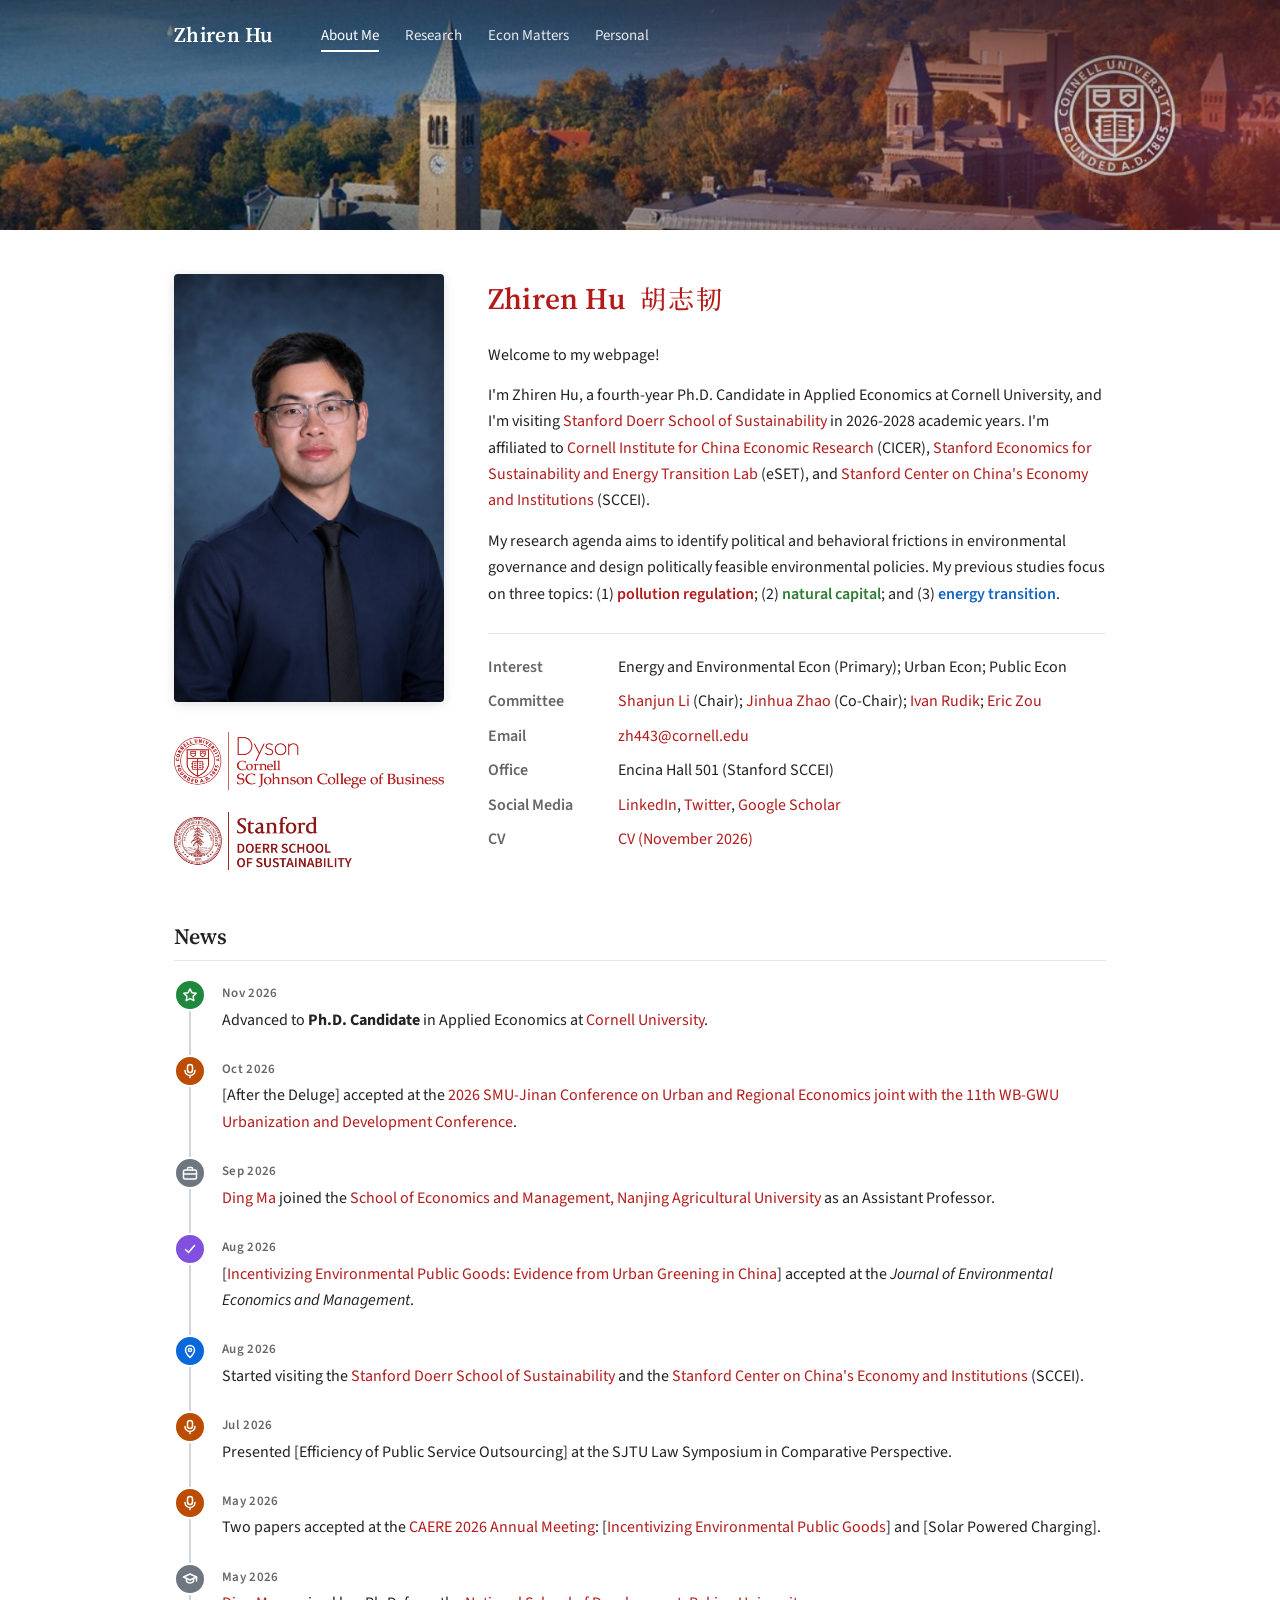
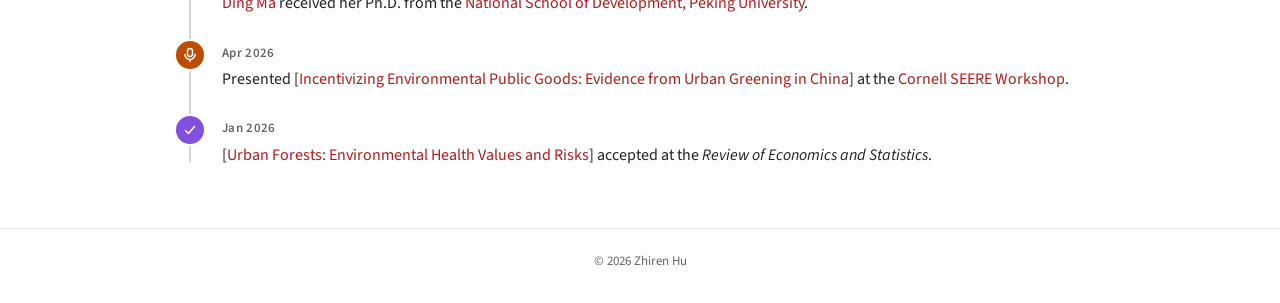
<file: index.html>
<!DOCTYPE html>
<html lang="en">
<head>
  <meta charset="utf-8">
  <meta name="viewport" content="width=device-width, initial-scale=1">
  <title>Zhiren Hu 胡志韧</title>
  <meta name="description" content="Zhiren Hu — Ph.D. Candidate in Applied Economics at Cornell University. Energy and environmental economics, urban economics, public economics.">
  <link rel="preconnect" href="https://fonts.googleapis.com">
  <link rel="preconnect" href="https://fonts.gstatic.com" crossorigin>
  <link rel="stylesheet" href="https://fonts.googleapis.com/css2?family=Source+Serif+4:ital,opsz,wght@0,8..60,400;0,8..60,600;1,8..60,400&family=Source+Sans+3:ital,wght@0,400;0,600;1,400&family=Noto+Serif+SC:wght@500;600&family=Noto+Sans+SC:wght@400;500&display=swap">
  <link rel="stylesheet" href="assets/style.css?v=7">
</head>
<body>
  <header class="site-header">
    <nav class="nav">
      <a class="brand" href="index.html">Zhiren Hu</a>
      <ul>
        <li><a class="active" href="index.html">About Me</a></li>
        <li><a href="research.html">Research</a></li>
        <li><a href="blog.html">Econ Matters</a></li>
        <li><a href="personal.html">Personal</a></li>
      </ul>
    </nav>
  </header>

  <main>
    <section class="about">
      <div class="side">
        <img class="photo" src="assets/img/photo.jpg" alt="Photo of Zhiren Hu">
        <img class="affil-logo" src="assets/img/logo.png" alt="Cornell Dyson / SC Johnson College of Business">
        <img class="affil-logo" src="assets/img/stanford-doerr-logo.png" alt="Stanford Doerr School of Sustainability">
      </div>

      <div>
        <h1>Zhiren Hu <span class="zh">胡志韧</span></h1>

        <p>Welcome to my webpage!</p>

        <p>I'm Zhiren Hu, a fourth-year Ph.D. Candidate in Applied Economics at Cornell University, and I'm visiting
          <a href="https://esos.stanford.edu/">Stanford Doerr School of Sustainability</a> in 2026-2028 academic years.
          I'm affiliated to <a href="https://business.cornell.edu/centers/cicer/">Cornell Institute for China Economic Research</a> (CICER),
          <a href="https://shanjunli.stanford.edu/">Stanford Economics for Sustainability and Energy Transition Lab</a> (eSET),
          and <a href="https://sccei.fsi.stanford.edu/">Stanford Center on China's Economy and Institutions</a> (SCCEI).</p>

        <p>My research agenda aims to identify political and behavioral frictions in environmental governance and design
          politically feasible environmental policies. My previous studies focus on three topics:
          (1) <span class="topic-1">pollution regulation</span>; (2) <span class="topic-2">natural capital</span>;
          and (3) <span class="topic-3">energy transition</span>.</p>

        <dl class="info">
          <dt>Interest</dt>
          <dd>Energy and Environmental Econ (Primary); Urban Econ; Public Econ</dd>

          <dt>Committee</dt>
          <dd><a href="https://shanjunli6.github.io/">Shanjun Li</a> (Chair);
            <a href="https://sites.google.com/view/jinhuazhao">Jinhua Zhao</a> (Co-Chair);
            <a href="https://ivanrudik.com/">Ivan Rudik</a>;
            <a href="https://www.eric-zou.com/">Eric Zou</a></dd>

          <dt>Email</dt>
          <dd><a href="mailto:zh443@cornell.edu">zh443@cornell.edu</a></dd>

          <dt>Office</dt>
          <dd>Encina Hall 501 (Stanford SCCEI)</dd>

          <dt>Social Media</dt>
          <dd><a href="http://linkedin.com/in/zhirenhu">LinkedIn</a>,
            <a href="https://x.com/Zhiren_Hu">Twitter</a>,
            <a href="https://scholar.google.com/citations?user=3aeXmDcAAAAJ&amp;hl=zh-CN">Google Scholar</a></dd>

          <dt>CV</dt>
          <dd><a href="https://drive.google.com/file/d/1beXXOUJSYRjqYO5m0kyva1d4MGJ8JPTW/view?usp=sharing">CV (November 2026)</a></dd>
        </dl>
      </div>
    </section>

    <section class="news">
      <h2>News</h2>
      <ol class="timeline">
      <li class="tl-item">
        <span class="tl-icon tl-green"><svg viewBox="0 0 16 16" aria-hidden="true"><path d="M8 1.8l1.9 3.9 4.3.6-3.1 3 .7 4.3L8 11.6l-3.8 2 .7-4.3-3.1-3 4.3-.6z"/></svg></span>
        <div class="tl-body"><time>Nov 2026</time><p>Advanced to <strong>Ph.D. Candidate</strong> in Applied Economics at <a href="https://dyson.cornell.edu/">Cornell University</a>.</p></div>
      </li>
      <li class="tl-item">
        <span class="tl-icon tl-orange"><svg viewBox="0 0 16 16" aria-hidden="true"><rect x="5.5" y="1.5" width="5" height="8" rx="2.5"/><path d="M3 7.5a5 5 0 0010 0M8 12.5v2"/></svg></span>
        <div class="tl-body"><time>Oct 2026</time><p>[After the Deluge] accepted at the <a href="https://economics.smu.edu.sg/events/urban/2026">2026 SMU-Jinan Conference on Urban and Regional Economics joint with the 11th WB-GWU Urbanization and Development Conference</a>.</p></div>
      </li>
      <li class="tl-item">
        <span class="tl-icon tl-gray"><svg viewBox="0 0 16 16" aria-hidden="true"><rect x="1.5" y="5" width="13" height="9" rx="1.5"/><path d="M5.5 5V3.5a1 1 0 011-1h3a1 1 0 011 1V5M1.5 9h13"/></svg></span>
        <div class="tl-body"><time>Sep 2026</time><p><a href="https://dingma-econ.github.io/">Ding Ma</a> joined the <a href="https://economy.njau.edu.cn/">School of Economics and Management, Nanjing Agricultural University</a> as an Assistant Professor.</p></div>
      </li>
      <li class="tl-item">
        <span class="tl-icon tl-purple"><svg viewBox="0 0 16 16" aria-hidden="true"><path d="M3.5 8.5l3 3 6-7"/></svg></span>
        <div class="tl-body"><time>Aug 2026</time><p>[<a href="https://www.sciencedirect.com/science/article/pii/S0095069626001476">Incentivizing Environmental Public Goods: Evidence from Urban Greening in China</a>] accepted at the <em>Journal of Environmental Economics and Management</em>.</p></div>
      </li>
      <li class="tl-item">
        <span class="tl-icon tl-blue"><svg viewBox="0 0 16 16" aria-hidden="true"><path d="M8 14.5s-4.5-4.2-4.5-7.5a4.5 4.5 0 019 0c0 3.3-4.5 7.5-4.5 7.5z"/><circle cx="8" cy="7" r="1.6"/></svg></span>
        <div class="tl-body"><time>Aug 2026</time><p>Started visiting the <a href="https://sustainability.stanford.edu/">Stanford Doerr School of Sustainability</a> and the <a href="https://sccei.fsi.stanford.edu/">Stanford Center on China's Economy and Institutions</a> (SCCEI).</p></div>
      </li>
      <li class="tl-item">
        <span class="tl-icon tl-orange"><svg viewBox="0 0 16 16" aria-hidden="true"><rect x="5.5" y="1.5" width="5" height="8" rx="2.5"/><path d="M3 7.5a5 5 0 0010 0M8 12.5v2"/></svg></span>
        <div class="tl-body"><time>Jul 2026</time><p>Presented [Efficiency of Public Service Outsourcing] at the SJTU Law Symposium in Comparative Perspective.</p></div>
      </li>
      <li class="tl-item">
        <span class="tl-icon tl-orange"><svg viewBox="0 0 16 16" aria-hidden="true"><rect x="5.5" y="1.5" width="5" height="8" rx="2.5"/><path d="M3 7.5a5 5 0 0010 0M8 12.5v2"/></svg></span>
        <div class="tl-body"><time>May 2026</time><p>Two papers accepted at the <a href="http://www.caere.org/">CAERE 2026 Annual Meeting</a>: [<a href="https://papers.ssrn.com/sol3/papers.cfm?abstract_id=6685201">Incentivizing Environmental Public Goods</a>] and [Solar Powered Charging].</p></div>
      </li>
      <li class="tl-item">
        <span class="tl-icon tl-gray"><svg viewBox="0 0 16 16" aria-hidden="true"><path d="M1.5 6L8 3l6.5 3L8 9 1.5 6z"/><path d="M4.5 7.5v3c1 1 2.2 1.5 3.5 1.5s2.5-.5 3.5-1.5v-3"/><path d="M14.5 6v4"/></svg></span>
        <div class="tl-body"><time>May 2026</time><p><a href="https://dingma-econ.github.io/">Ding Ma</a> received her Ph.D. from the <a href="https://nsd.pku.edu.cn/">National School of Development, Peking University</a>.</p></div>
      </li>
      <li class="tl-item">
        <span class="tl-icon tl-orange"><svg viewBox="0 0 16 16" aria-hidden="true"><rect x="5.5" y="1.5" width="5" height="8" rx="2.5"/><path d="M3 7.5a5 5 0 0010 0M8 12.5v2"/></svg></span>
        <div class="tl-body"><time>Apr 2026</time><p>Presented [<a href="https://www.sciencedirect.com/science/article/pii/S0095069626001476">Incentivizing Environmental Public Goods: Evidence from Urban Greening in China</a>] at the <a href="https://blogs.cornell.edu/workshops/?p=983">Cornell SEERE Workshop</a>.</p></div>
      </li>
      <li class="tl-item">
        <span class="tl-icon tl-purple"><svg viewBox="0 0 16 16" aria-hidden="true"><path d="M3.5 8.5l3 3 6-7"/></svg></span>
        <div class="tl-body"><time>Jan 2026</time><p>[<a href="https://direct.mit.edu/rest/article-abstract/doi/10.1162/REST.a.1776/136653/Urban-Forests-Environmental-Health-Values-and?redirectedFrom=fulltext">Urban Forests: Environmental Health Values and Risks</a>] accepted at the <em>Review of Economics and Statistics</em>.</p></div>
      </li>
      </ol>
    </section>
  </main>

  <footer>&copy; 2026 Zhiren Hu</footer>
</body>
</html>
</file>
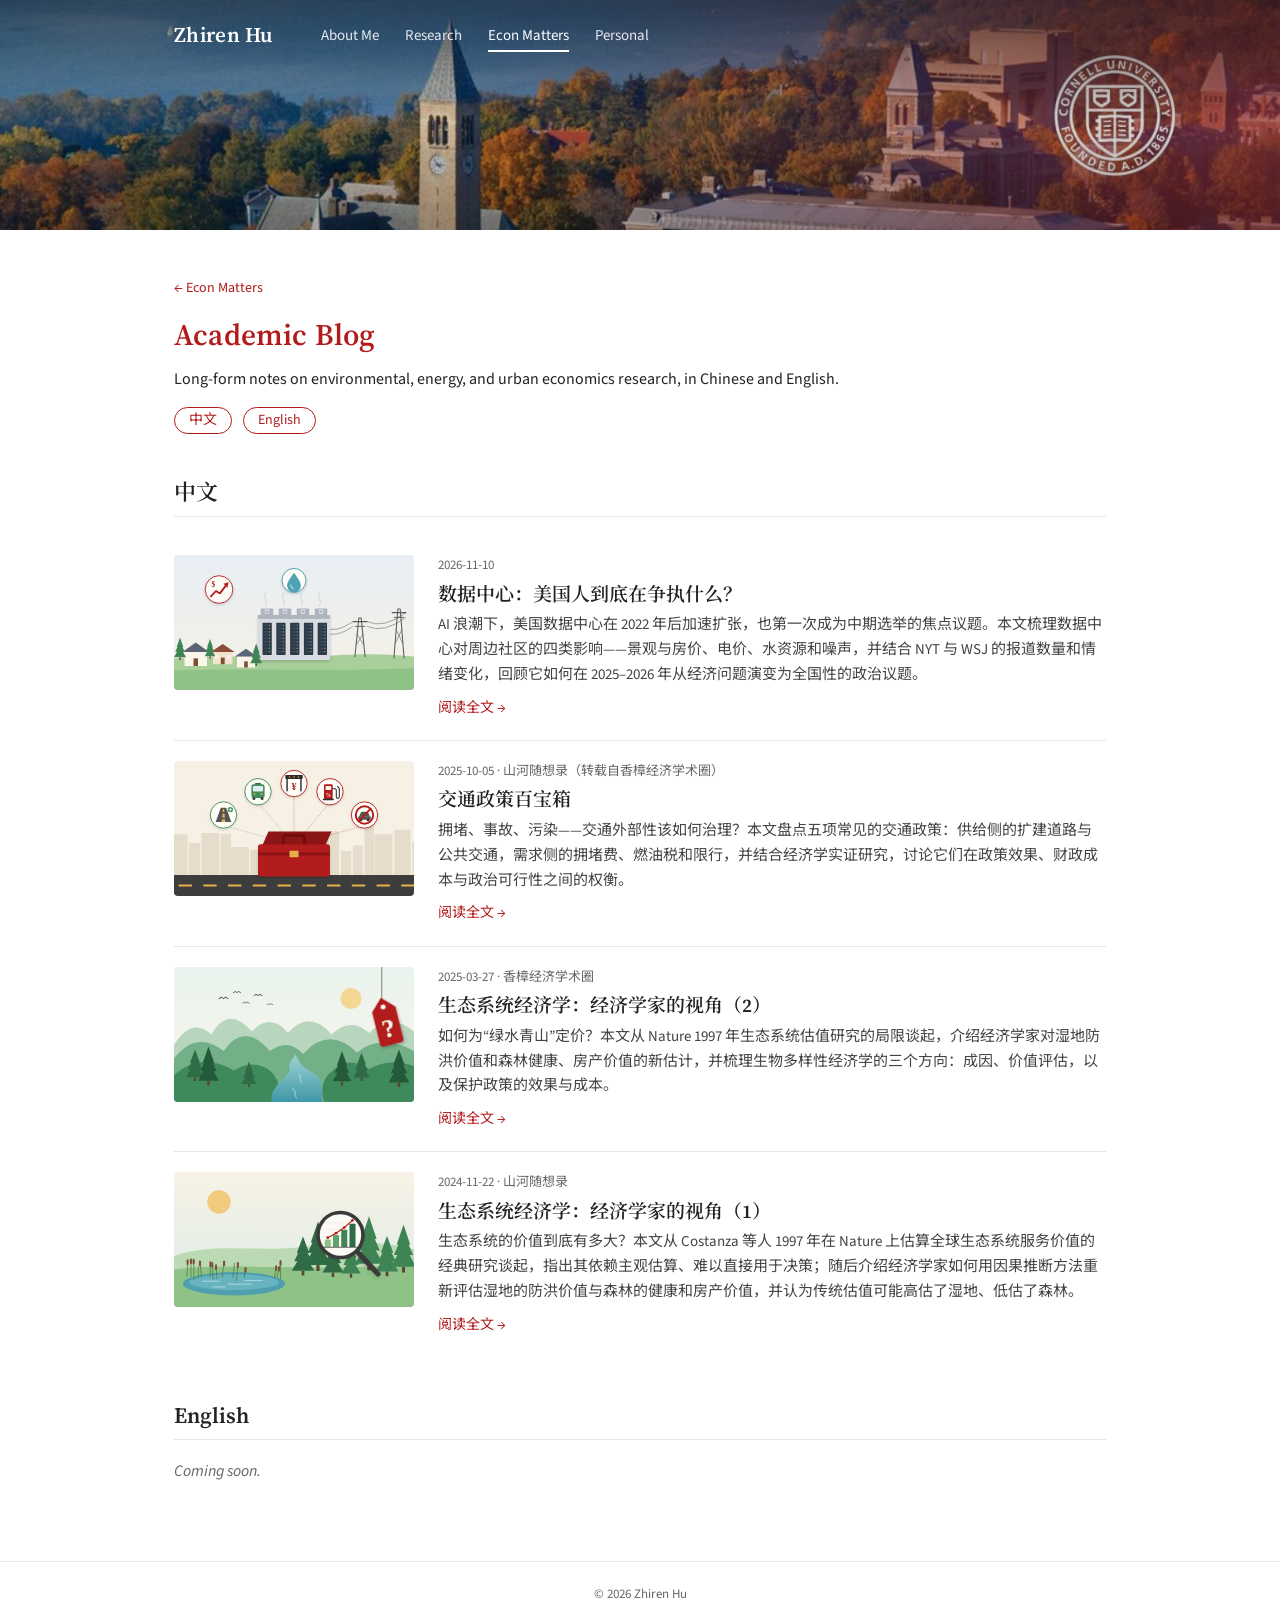
<file: academic-blog.html>
<!DOCTYPE html>
<html lang="en">
<head>
  <meta charset="utf-8">
  <meta name="viewport" content="width=device-width, initial-scale=1">
  <title>Academic Blog — Econ Matters — Zhiren Hu</title>
  <meta name="description" content="Academic Blog: Zhiren Hu's long-form notes on environmental, energy, and urban economics research, in Chinese and English.">
  <link rel="preconnect" href="https://fonts.googleapis.com">
  <link rel="preconnect" href="https://fonts.gstatic.com" crossorigin>
  <link rel="stylesheet" href="https://fonts.googleapis.com/css2?family=Source+Serif+4:ital,opsz,wght@0,8..60,400;0,8..60,600;1,8..60,400&family=Source+Sans+3:ital,wght@0,400;0,600;1,400&family=Noto+Serif+SC:wght@500;600&family=Noto+Sans+SC:wght@400;500&display=swap">
  <link rel="stylesheet" href="assets/style.css?v=7">
</head>
<body>
  <header class="site-header">
    <nav class="nav">
      <a class="brand" href="index.html">Zhiren Hu</a>
      <ul>
        <li><a href="index.html">About Me</a></li>
        <li><a href="research.html">Research</a></li>
        <li><a class="active" href="blog.html">Econ Matters</a></li>
        <li><a href="personal.html">Personal</a></li>
      </ul>
    </nav>
  </header>

  <main>
    <a class="back" href="blog.html">← Econ Matters</a>
    <h1 class="page-title">Academic Blog</h1>
    <p class="intro">Long-form notes on environmental, energy, and urban economics research, in Chinese and English.</p>
    <div class="lang-switch">
      <a href="#zh">中文</a>
      <a href="#en">English</a>
    </div>

    <h2 id="zh">中文</h2>

    <article class="post">
      <a class="cover" href="blog/us-data-center-politics.html"><img src="assets/img/blog/us-data-center-politics-cover.svg" alt="" loading="lazy"></a>
      <div class="post-body">
        <div class="post-meta"><time datetime="2026-11-10">2026-11-10</time></div>
        <h3 class="post-title"><a href="blog/us-data-center-politics.html">数据中心：美国人到底在争执什么？</a></h3>
        <p class="post-excerpt">AI 浪潮下，美国数据中心在 2022 年后加速扩张，也第一次成为中期选举的焦点议题。本文梳理数据中心对周边社区的四类影响——景观与房价、电价、水资源和噪声，并结合 NYT 与 WSJ 的报道数量和情绪变化，回顾它如何在 2025–2026 年从经济问题演变为全国性的政治议题。</p>
        <a class="read-more" href="blog/us-data-center-politics.html">阅读全文 →</a>
      </div>
    </article>

    <article class="post">
      <a class="cover" href="blog/transport-policy-toolbox.html"><img src="assets/img/blog/transport-policy-toolbox-cover.svg" alt="" loading="lazy"></a>
      <div class="post-body">
        <div class="post-meta"><time datetime="2025-10-05">2025-10-05</time> · 山河随想录（转载自香樟经济学术圈）</div>
        <h3 class="post-title"><a href="blog/transport-policy-toolbox.html">交通政策百宝箱</a></h3>
        <p class="post-excerpt">拥堵、事故、污染——交通外部性该如何治理？本文盘点五项常见的交通政策：供给侧的扩建道路与公共交通，需求侧的拥堵费、燃油税和限行，并结合经济学实证研究，讨论它们在政策效果、财政成本与政治可行性之间的权衡。</p>
        <a class="read-more" href="blog/transport-policy-toolbox.html">阅读全文 →</a>
      </div>
    </article>

    <article class="post">
      <a class="cover" href="blog/ecosystem-economics-2.html"><img src="assets/img/blog/ecosystem-economics-2-cover.svg" alt="" loading="lazy"></a>
      <div class="post-body">
        <div class="post-meta"><time datetime="2025-03-27">2025-03-27</time> · 香樟经济学术圈</div>
        <h3 class="post-title"><a href="blog/ecosystem-economics-2.html">生态系统经济学：经济学家的视角（2）</a></h3>
        <p class="post-excerpt">如何为“绿水青山”定价？本文从 Nature 1997 年生态系统估值研究的局限谈起，介绍经济学家对湿地防洪价值和森林健康、房产价值的新估计，并梳理生物多样性经济学的三个方向：成因、价值评估，以及保护政策的效果与成本。</p>
        <a class="read-more" href="blog/ecosystem-economics-2.html">阅读全文 →</a>
      </div>
    </article>

    <article class="post">
      <a class="cover" href="blog/ecosystem-economics-1.html"><img src="assets/img/blog/ecosystem-economics-1-cover.svg" alt="" loading="lazy"></a>
      <div class="post-body">
        <div class="post-meta"><time datetime="2024-11-22">2024-11-22</time> · 山河随想录</div>
        <h3 class="post-title"><a href="blog/ecosystem-economics-1.html">生态系统经济学：经济学家的视角（1）</a></h3>
        <p class="post-excerpt">生态系统的价值到底有多大？本文从 Costanza 等人 1997 年在 Nature 上估算全球生态系统服务价值的经典研究谈起，指出其依赖主观估算、难以直接用于决策；随后介绍经济学家如何用因果推断方法重新评估湿地的防洪价值与森林的健康和房产价值，并认为传统估值可能高估了湿地、低估了森林。</p>
        <a class="read-more" href="blog/ecosystem-economics-1.html">阅读全文 →</a>
      </div>
    </article>

    <h2 id="en">English</h2>
    <p class="empty-note">Coming soon.</p>
  </main>

  <footer>&copy; 2026 Zhiren Hu</footer>
</body>
</html>
</file>
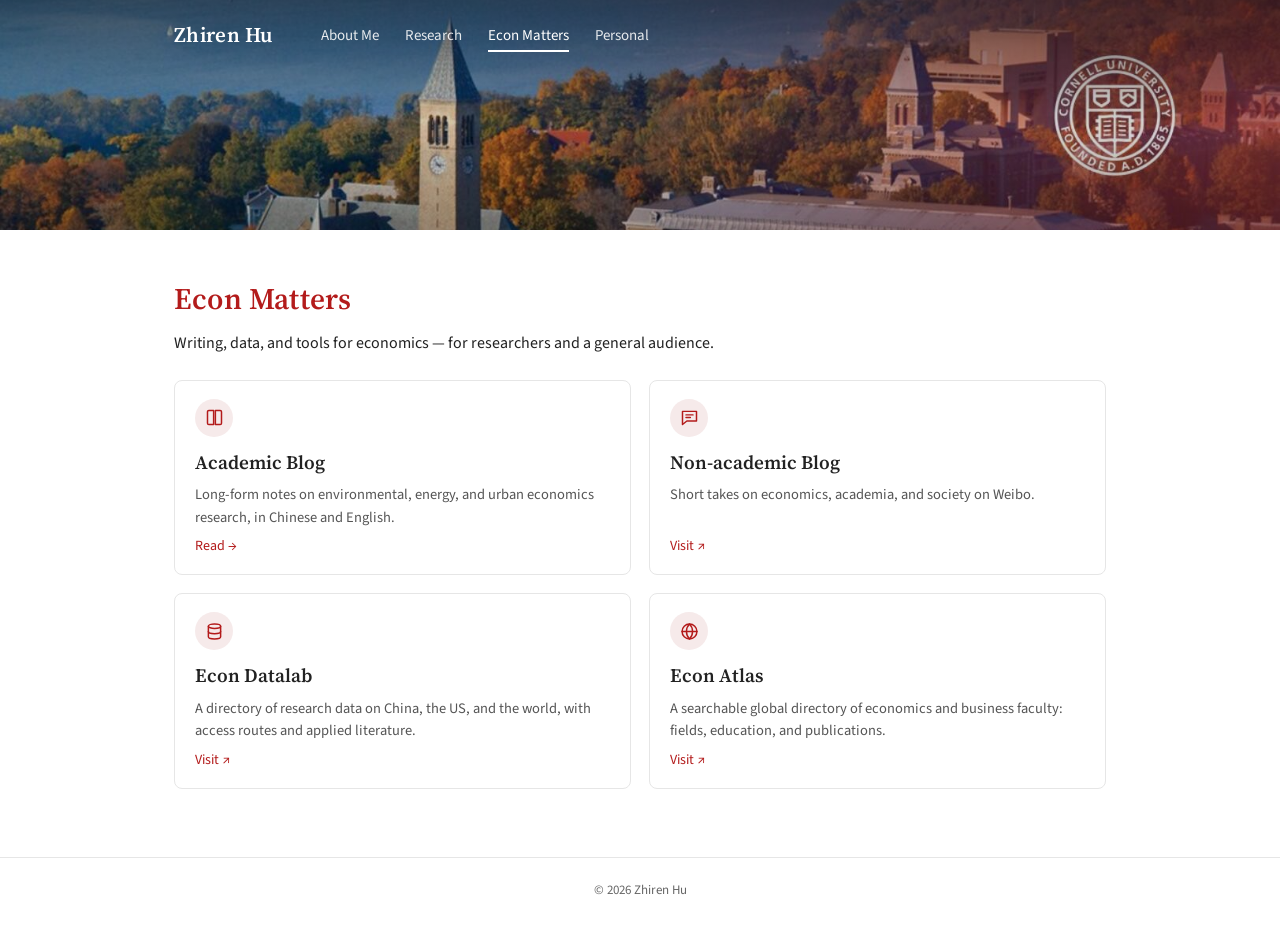
<file: blog.html>
<!DOCTYPE html>
<html lang="en">
<head>
  <meta charset="utf-8">
  <meta name="viewport" content="width=device-width, initial-scale=1">
  <title>Econ Matters — Zhiren Hu</title>
  <meta name="description" content="Econ Matters: Zhiren Hu's academic and non-academic blogs, the Econ Datalab research-data directory, and the Econ Atlas faculty directory.">
  <link rel="preconnect" href="https://fonts.googleapis.com">
  <link rel="preconnect" href="https://fonts.gstatic.com" crossorigin>
  <link rel="stylesheet" href="https://fonts.googleapis.com/css2?family=Source+Serif+4:ital,opsz,wght@0,8..60,400;0,8..60,600;1,8..60,400&family=Source+Sans+3:ital,wght@0,400;0,600;1,400&family=Noto+Serif+SC:wght@500;600&family=Noto+Sans+SC:wght@400;500&display=swap">
  <link rel="stylesheet" href="assets/style.css?v=7">
</head>
<body>
  <header class="site-header">
    <nav class="nav">
      <a class="brand" href="index.html">Zhiren Hu</a>
      <ul>
        <li><a href="index.html">About Me</a></li>
        <li><a href="research.html">Research</a></li>
        <li><a class="active" href="blog.html">Econ Matters</a></li>
        <li><a href="personal.html">Personal</a></li>
      </ul>
    </nav>
  </header>

  <main>
    <h1 class="page-title">Econ Matters</h1>
    <p class="intro">Writing, data, and tools for economics — for researchers and a general audience.</p>

    <div class="modules">
      <a class="module" href="academic-blog.html">
        <span class="module-icon"><svg viewBox="0 0 24 24"><path d="M4 5.5A1.5 1.5 0 0 1 5.5 4H11v16H5.5A1.5 1.5 0 0 1 4 18.5z"/><path d="M20 5.5A1.5 1.5 0 0 0 18.5 4H13v16h5.5a1.5 1.5 0 0 0 1.5-1.5z"/></svg></span>
        <span class="module-title">Academic Blog</span>
        <span class="module-desc">Long-form notes on environmental, energy, and urban economics research, in Chinese and English.</span>
        <span class="module-go">Read →</span>
      </a>
      <a class="module" href="https://www.sina.cn/media/6347468822" target="_blank" rel="noopener">
        <span class="module-icon"><svg viewBox="0 0 24 24"><path d="M4 5h16v11H9l-5 4z"/><path d="M8 9h8M8 12h5"/></svg></span>
        <span class="module-title">Non-academic Blog</span>
        <span class="module-desc">Short takes on economics, academia, and society on Weibo.</span>
        <span class="module-go">Visit ↗</span>
      </a>
      <a class="module" href="https://econ-data.github.io/" target="_blank" rel="noopener">
        <span class="module-icon"><svg viewBox="0 0 24 24"><ellipse cx="12" cy="6" rx="7" ry="2.5"/><path d="M5 6v6c0 1.4 3.1 2.5 7 2.5s7-1.1 7-2.5V6"/><path d="M5 12v6c0 1.4 3.1 2.5 7 2.5s7-1.1 7-2.5v-6"/></svg></span>
        <span class="module-title">Econ Datalab</span>
        <span class="module-desc">A directory of research data on China, the US, and the world, with access routes and applied literature.</span>
        <span class="module-go">Visit ↗</span>
      </a>
      <a class="module" href="https://econ-faculty.github.io/" target="_blank" rel="noopener">
        <span class="module-icon"><svg viewBox="0 0 24 24"><circle cx="12" cy="12" r="8.5"/><path d="M3.5 12h17M12 3.5c2.4 2.4 3.5 5.3 3.5 8.5s-1.1 6.1-3.5 8.5c-2.4-2.4-3.5-5.3-3.5-8.5s1.1-6.1 3.5-8.5z"/></svg></span>
        <span class="module-title">Econ Atlas</span>
        <span class="module-desc">A searchable global directory of economics and business faculty: fields, education, and publications.</span>
        <span class="module-go">Visit ↗</span>
      </a>
    </div>
  </main>

  <footer>&copy; 2026 Zhiren Hu</footer>
</body>
</html>
</file>
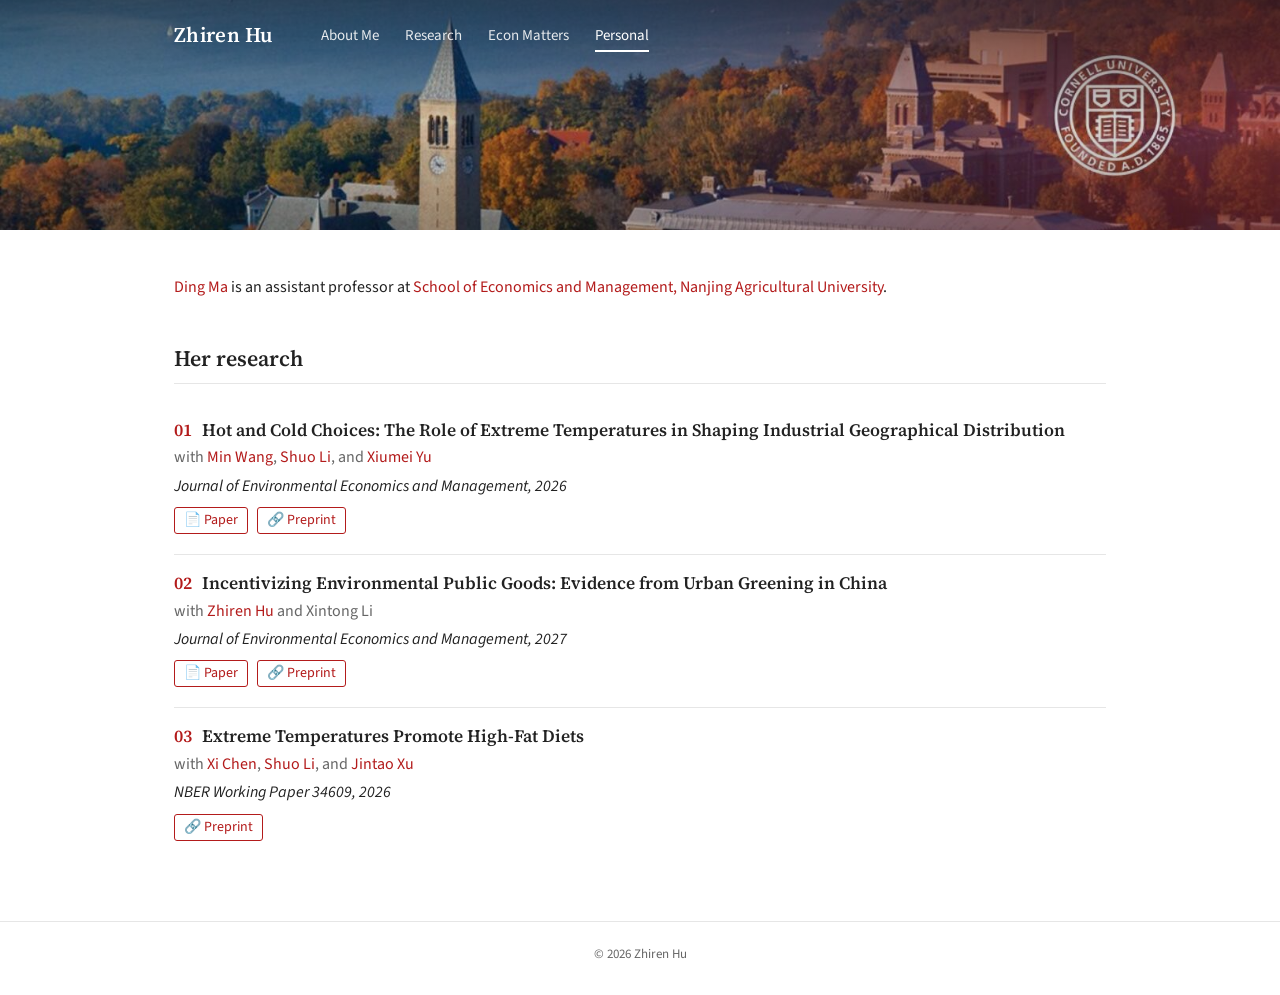
<file: personal.html>
<!DOCTYPE html>
<html lang="en">
<head>
  <meta charset="utf-8">
  <meta name="viewport" content="width=device-width, initial-scale=1">
  <title>Personal — Zhiren Hu</title>
  <link rel="preconnect" href="https://fonts.googleapis.com">
  <link rel="preconnect" href="https://fonts.gstatic.com" crossorigin>
  <link rel="stylesheet" href="https://fonts.googleapis.com/css2?family=Source+Serif+4:ital,opsz,wght@0,8..60,400;0,8..60,600;1,8..60,400&family=Source+Sans+3:ital,wght@0,400;0,600;1,400&family=Noto+Serif+SC:wght@500;600&family=Noto+Sans+SC:wght@400;500&display=swap">
  <link rel="stylesheet" href="assets/style.css?v=7">
</head>
<body>
  <header class="site-header">
    <nav class="nav">
      <a class="brand" href="index.html">Zhiren Hu</a>
      <ul>
        <li><a href="index.html">About Me</a></li>
        <li><a href="research.html">Research</a></li>
        <li><a href="blog.html">Econ Matters</a></li>
        <li><a class="active" href="personal.html">Personal</a></li>
      </ul>
    </nav>
  </header>

  <main>
    <p class="intro"><a href="https://dingma-econ.github.io/">Ding Ma</a> is an assistant professor at
      <a href="https://economy.njau.edu.cn/">School of Economics and Management, Nanjing Agricultural University</a>.</p>

    <h2>Her research</h2>

    <div class="paper">
      <div class="title"><span class="num">01</span>Hot and Cold Choices: The Role of Extreme Temperatures in Shaping Industrial Geographical Distribution</div>
      <div class="authors">with <a href="https://en.nsd.pku.edu.cn/faculty/fulltime/w/240007.htm">Min Wang</a>,
        <a href="https://shuoliecon.github.io/">Shuo Li</a>, and
        <a href="https://csxy.zuel.edu.cn/2019/1104/c7501a227525/pagem.htm">Xiumei Yu</a></div>
      <div class="venue">Journal of Environmental Economics and Management, 2026</div>
      <div class="links">
        <a href="https://www.sciencedirect.com/science/article/pii/S0095069626000057">📄 Paper</a>
        <a href="https://papers.ssrn.com/sol3/papers.cfm?abstract_id=4441897">🔗 Preprint</a>
      </div>
    </div>

    <div class="paper">
      <div class="title"><span class="num">02</span>Incentivizing Environmental Public Goods: Evidence from Urban Greening in China</div>
      <div class="authors">with <a href="index.html">Zhiren Hu</a> and Xintong Li</div>
      <div class="venue">Journal of Environmental Economics and Management, 2027</div>
      <div class="links">
        <a href="https://www.sciencedirect.com/science/article/pii/S0095069626001476">📄 Paper</a>
        <a href="https://papers.ssrn.com/sol3/papers.cfm?abstract_id=6685201">🔗 Preprint</a>
      </div>
    </div>

    <div class="paper">
      <div class="title"><span class="num">03</span>Extreme Temperatures Promote High-Fat Diets</div>
      <div class="authors">with <a href="https://sites.google.com/site/xichennj/home">Xi Chen</a>,
        <a href="https://shuoliecon.github.io/">Shuo Li</a>, and
        <a href="https://en.nsd.pku.edu.cn/faculty/fulltime/x/239550.htm">Jintao Xu</a></div>
      <div class="venue">NBER Working Paper 34609, 2026</div>
      <div class="links">
        <a href="https://www.nber.org/papers/w34609">🔗 Preprint</a>
      </div>
    </div>
  </main>

  <footer>&copy; 2026 Zhiren Hu</footer>
</body>
</html>
</file>
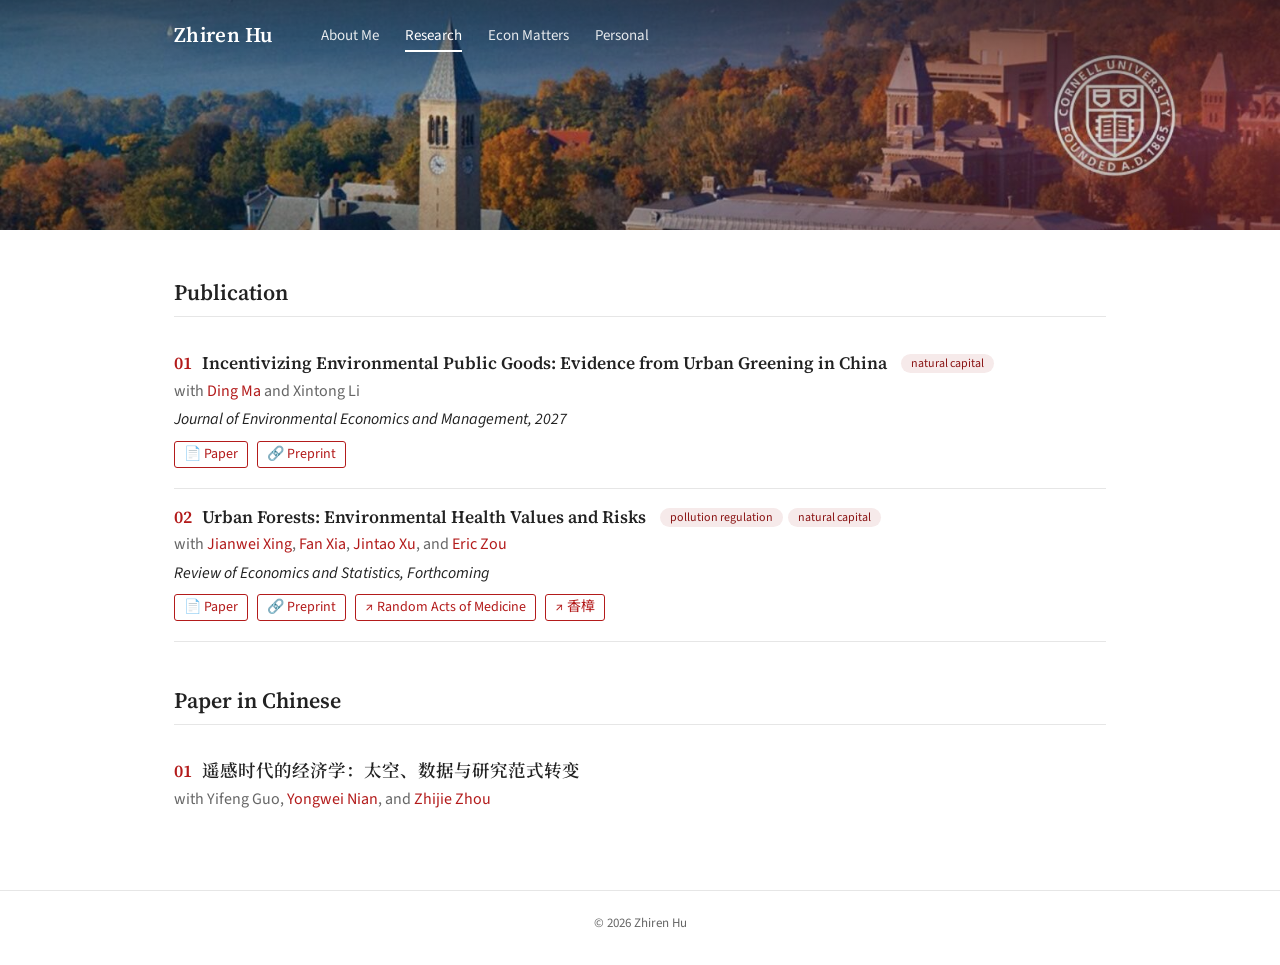
<file: research.html>
<!DOCTYPE html>
<html lang="en">
<head>
  <meta charset="utf-8">
  <meta name="viewport" content="width=device-width, initial-scale=1">
  <title>Research — Zhiren Hu</title>
  <link rel="preconnect" href="https://fonts.googleapis.com">
  <link rel="preconnect" href="https://fonts.gstatic.com" crossorigin>
  <link rel="stylesheet" href="https://fonts.googleapis.com/css2?family=Source+Serif+4:ital,opsz,wght@0,8..60,400;0,8..60,600;1,8..60,400&family=Source+Sans+3:ital,wght@0,400;0,600;1,400&family=Noto+Serif+SC:wght@500;600&family=Noto+Sans+SC:wght@400;500&display=swap">
  <link rel="stylesheet" href="assets/style.css?v=7">
</head>
<body>
  <header class="site-header">
    <nav class="nav">
      <a class="brand" href="index.html">Zhiren Hu</a>
      <ul>
        <li><a href="index.html">About Me</a></li>
        <li><a class="active" href="research.html">Research</a></li>
        <li><a href="blog.html">Econ Matters</a></li>
        <li><a href="personal.html">Personal</a></li>
      </ul>
    </nav>
  </header>

  <main>
    <h2>Publication</h2>

    <div class="paper">
      <div class="title"><span class="num">01</span>Incentivizing Environmental Public Goods: Evidence from Urban Greening in China <span class="tag">natural capital</span></div>
      <div class="authors">with <a href="https://dingma-econ.github.io/">Ding Ma</a> and Xintong Li</div>
      <div class="venue">Journal of Environmental Economics and Management, 2027</div>
      <div class="links">
        <a href="https://www.sciencedirect.com/science/article/pii/S0095069626001476">📄 Paper</a>
        <a href="https://papers.ssrn.com/sol3/papers.cfm?abstract_id=6685201">🔗 Preprint</a>
      </div>
    </div>

    <div class="paper">
      <div class="title"><span class="num">02</span>Urban Forests: Environmental Health Values and Risks <span class="tag">pollution regulation</span><span class="tag">natural capital</span></div>
      <div class="authors">with <a href="https://www.jianweixing.com/">Jianwei Xing</a>,
        <a href="https://sites.google.com/view/fanxia/bio">Fan Xia</a>,
        <a href="https://en.nsd.pku.edu.cn/faculty/fulltime/x/239550.htm">Jintao Xu</a>, and
        <a href="http://www.eric-zou.com/">Eric Zou</a></div>
      <div class="venue">Review of Economics and Statistics, Forthcoming</div>
      <div class="links">
        <a href="https://direct.mit.edu/rest/article-abstract/doi/10.1162/REST.a.1776/136653/Urban-Forests-Environmental-Health-Values-and?redirectedFrom=fulltext">📄 Paper</a>
        <a href="https://static1.squarespace.com/static/56034c20e4b047f1e0c1bfca/t/68b32a8dfab45e366494bce9/1756572311114/XHXXZ_urbanforest_2025-8.pdf">🔗 Preprint</a>
        <a href="https://randomactsofmedicine.substack.com/p/how-do-urban-forests-impact-our-health">↗ Random Acts of Medicine</a>
        <a href="https://mp.weixin.qq.com/s/wK2rswImKRCQuaX45BsvzA">↗ 香樟</a>
      </div>
    </div>

    <h2>Paper in Chinese</h2>

    <div class="paper">
      <div class="title"><span class="num">01</span>遥感时代的经济学：太空、数据与研究范式转变</div>
      <div class="authors">with Yifeng Guo, <a href="https://sites.google.com/view/ywnian/">Yongwei Nian</a>, and
        <a href="https://ggis.illinois.edu/directory/profile/zhijiez2">Zhijie Zhou</a></div>
    </div>
  </main>

  <footer>&copy; 2026 Zhiren Hu</footer>
</body>
</html>
</file>
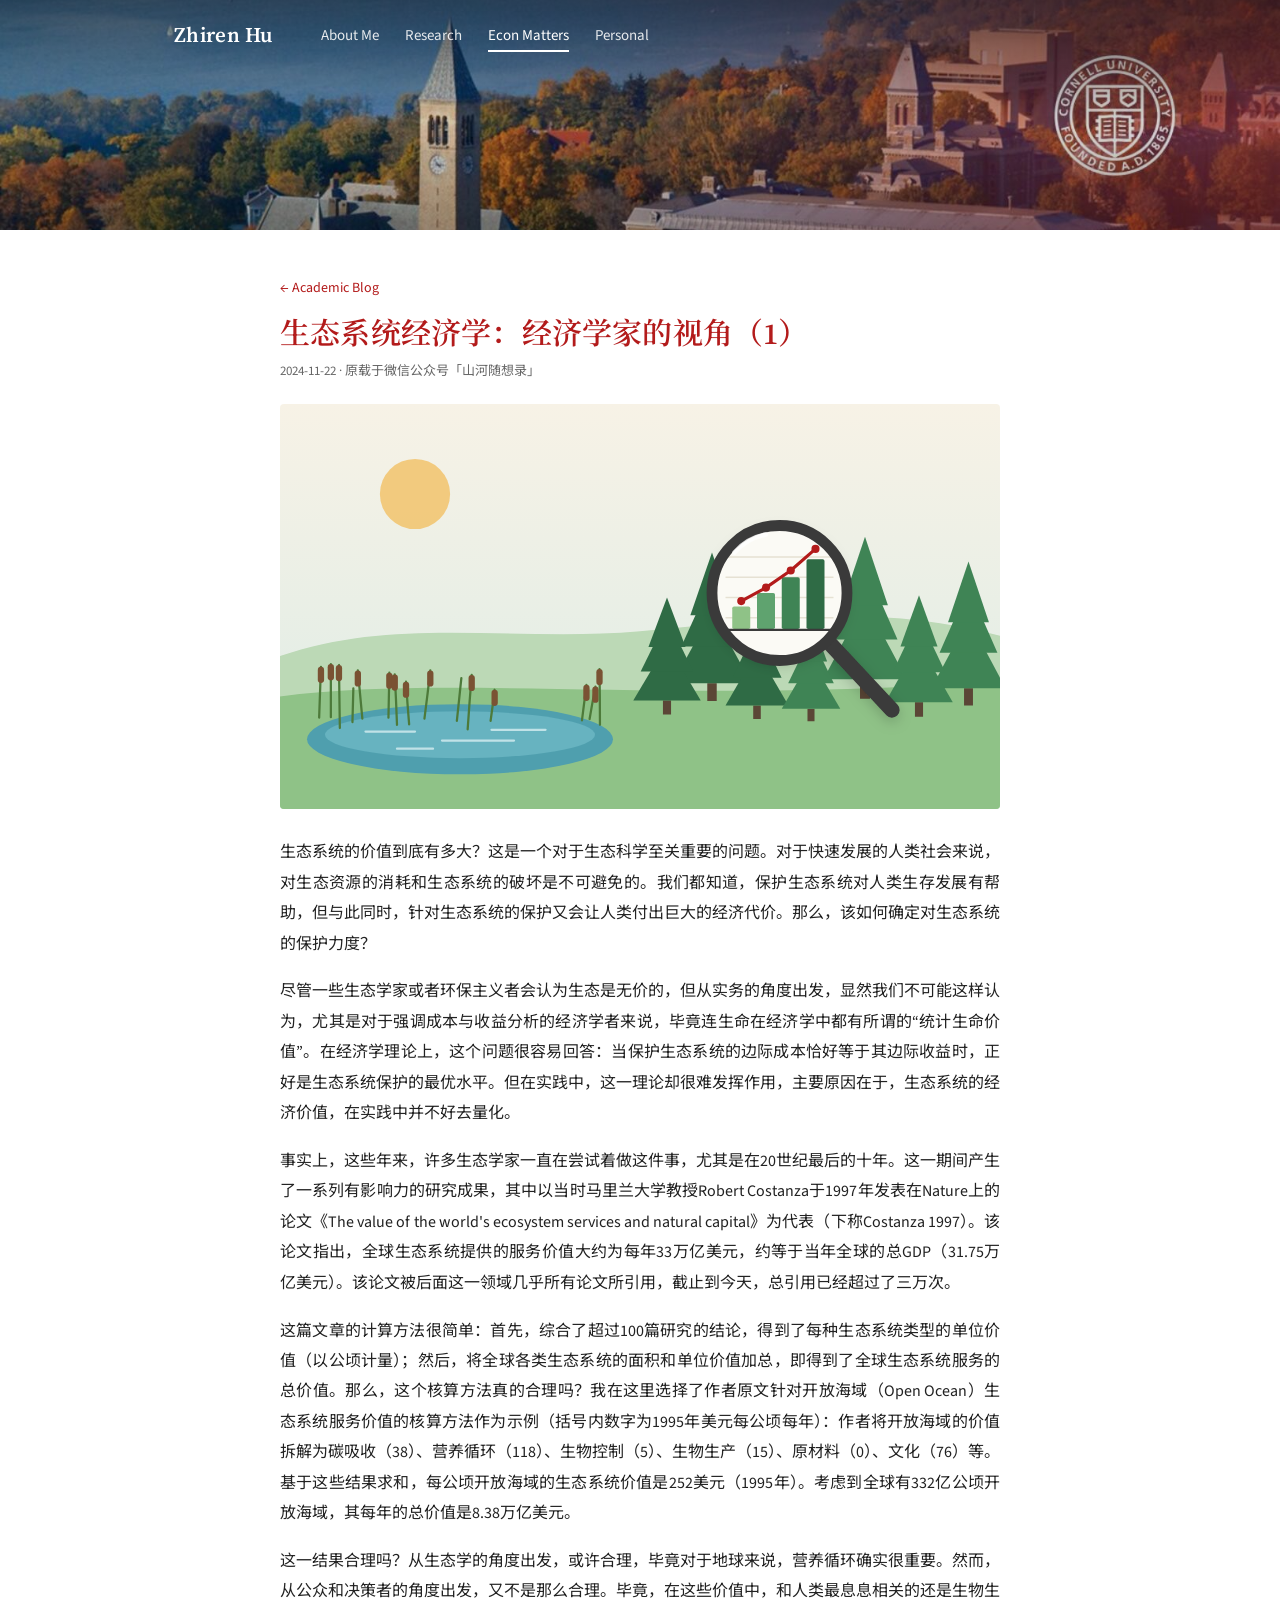
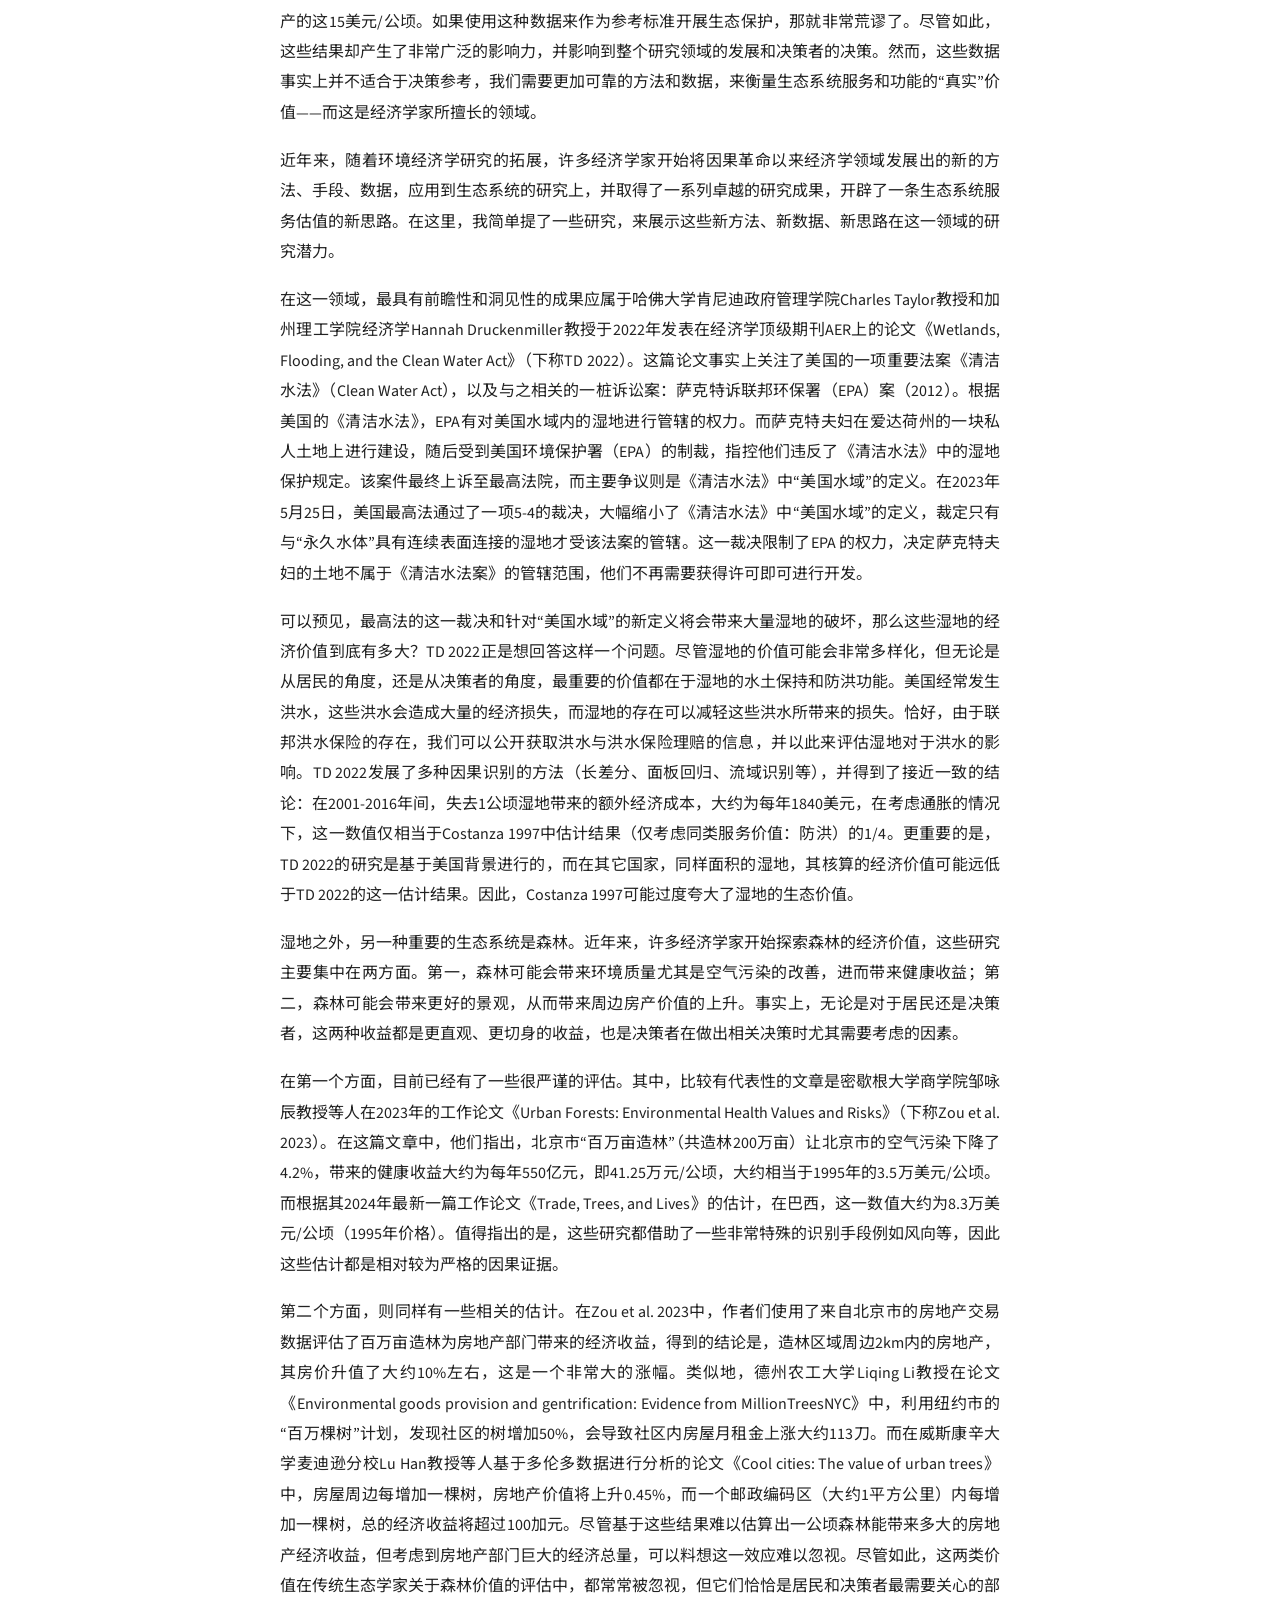
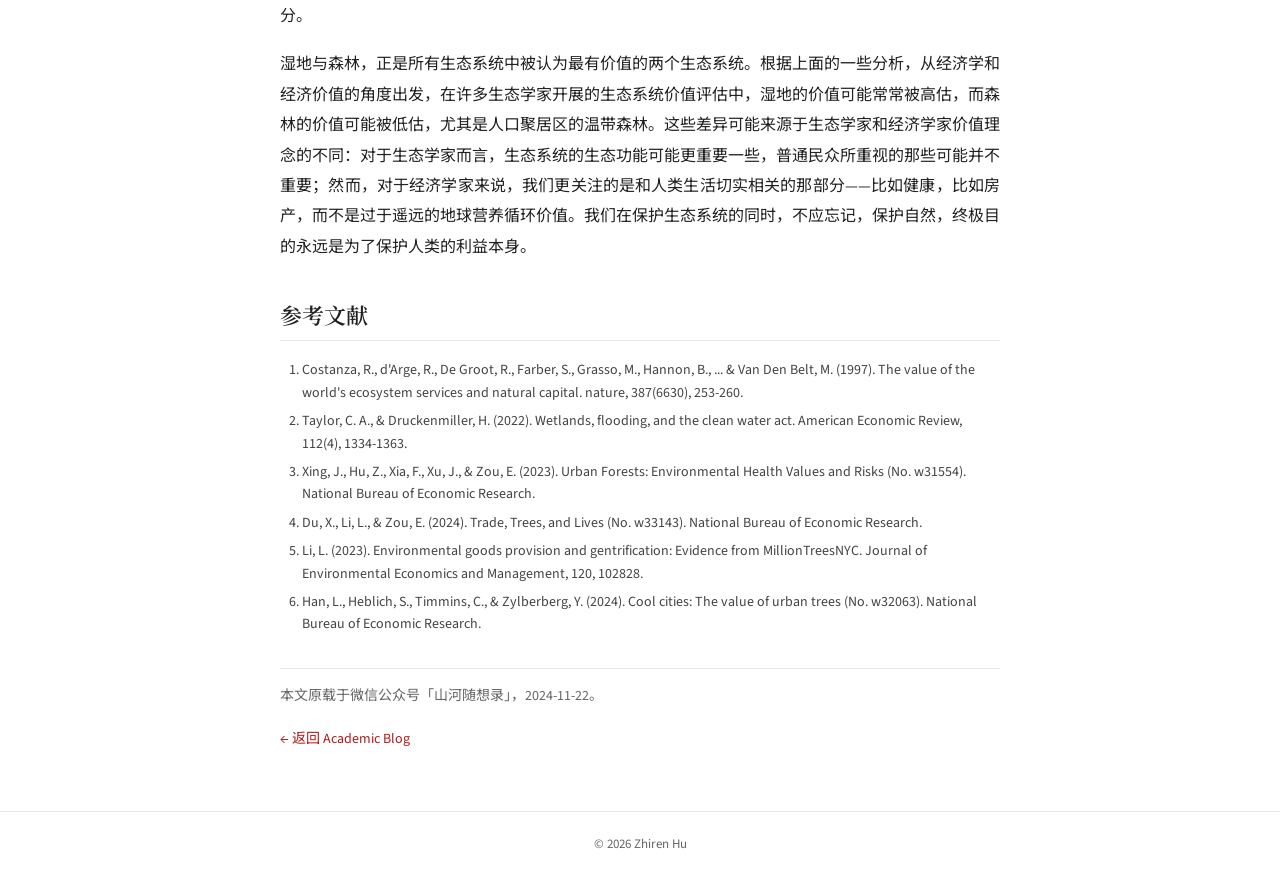
<file: blog/ecosystem-economics-1.html>
<!DOCTYPE html>
<html lang="zh-CN">
<head>
  <meta charset="utf-8">
  <meta name="viewport" content="width=device-width, initial-scale=1">
  <title>生态系统经济学：经济学家的视角（1） — Econ Matters</title>
  <link rel="preconnect" href="https://fonts.googleapis.com">
  <link rel="preconnect" href="https://fonts.gstatic.com" crossorigin>
  <link rel="stylesheet" href="https://fonts.googleapis.com/css2?family=Source+Serif+4:ital,opsz,wght@0,8..60,400;0,8..60,600;1,8..60,400&family=Source+Sans+3:ital,wght@0,400;0,600;1,400&family=Noto+Serif+SC:wght@500;600&family=Noto+Sans+SC:wght@400;500&display=swap">
  <link rel="stylesheet" href="../assets/style.css?v=7">
</head>
<body>
  <header class="site-header">
    <nav class="nav">
      <a class="brand" href="../index.html">Zhiren Hu</a>
      <ul>
        <li><a href="../index.html">About Me</a></li>
        <li><a href="../research.html">Research</a></li>
        <li><a class="active" href="../blog.html">Econ Matters</a></li>
        <li><a href="../personal.html">Personal</a></li>
      </ul>
    </nav>
  </header>

  <main>
    <article class="post-page">
      <a class="back" href="../academic-blog.html#zh">← Academic Blog</a>
      <h1 class="post-page-title">生态系统经济学：经济学家的视角（1）</h1>
      <div class="post-meta"><time datetime="2024-11-22">2024-11-22</time> · 原载于微信公众号「山河随想录」</div>

      <figure class="hero">
        <img src="../assets/img/blog/ecosystem-economics-1-cover.svg" alt="">
      </figure>

      <p>生态系统的价值到底有多大？这是一个对于生态科学至关重要的问题。对于快速发展的人类社会来说，对生态资源的消耗和生态系统的破坏是不可避免的。我们都知道，保护生态系统对人类生存发展有帮助，但与此同时，针对生态系统的保护又会让人类付出巨大的经济代价。那么，该如何确定对生态系统的保护力度？</p>
      <p>尽管一些生态学家或者环保主义者会认为生态是无价的，但从实务的角度出发，显然我们不可能这样认为，尤其是对于强调成本与收益分析的经济学者来说，毕竟连生命在经济学中都有所谓的“统计生命价值”。在经济学理论上，这个问题很容易回答：当保护生态系统的边际成本恰好等于其边际收益时，正好是生态系统保护的最优水平。但在实践中，这一理论却很难发挥作用，主要原因在于，生态系统的经济价值，在实践中并不好去量化。</p>
      <p>事实上，这些年来，许多生态学家一直在尝试着做这件事，尤其是在20世纪最后的十年。这一期间产生了一系列有影响力的研究成果，其中以当时马里兰大学教授Robert Costanza于1997年发表在Nature上的论文《The value of the world's ecosystem services and natural capital》为代表（下称Costanza 1997）。该论文指出，全球生态系统提供的服务价值大约为每年33万亿美元，约等于当年全球的总GDP（31.75万亿美元）。该论文被后面这一领域几乎所有论文所引用，截止到今天，总引用已经超过了三万次。</p>
      <p>这篇文章的计算方法很简单：首先，综合了超过100篇研究的结论，得到了每种生态系统类型的单位价值（以公顷计量）；然后，将全球各类生态系统的面积和单位价值加总，即得到了全球生态系统服务的总价值。那么，这个核算方法真的合理吗？我在这里选择了作者原文针对开放海域（Open Ocean）生态系统服务价值的核算方法作为示例（括号内数字为1995年美元每公顷每年）：作者将开放海域的价值拆解为碳吸收（38）、营养循环（118）、生物控制（5）、生物生产（15）、原材料（0）、文化（76）等。基于这些结果求和，每公顷开放海域的生态系统价值是252美元（1995年）。考虑到全球有332亿公顷开放海域，其每年的总价值是8.38万亿美元。</p>
      <p>这一结果合理吗？从生态学的角度出发，或许合理，毕竟对于地球来说，营养循环确实很重要。然而，从公众和决策者的角度出发，又不是那么合理。毕竟，在这些价值中，和人类最息息相关的还是生物生产的这15美元/公顷。如果使用这种数据来作为参考标准开展生态保护，那就非常荒谬了。尽管如此，这些结果却产生了非常广泛的影响力，并影响到整个研究领域的发展和决策者的决策。然而，这些数据事实上并不适合于决策参考，我们需要更加可靠的方法和数据，来衡量生态系统服务和功能的“真实”价值——而这是经济学家所擅长的领域。</p>
      <p>近年来，随着环境经济学研究的拓展，许多经济学家开始将因果革命以来经济学领域发展出的新的方法、手段、数据，应用到生态系统的研究上，并取得了一系列卓越的研究成果，开辟了一条生态系统服务估值的新思路。在这里，我简单提了一些研究，来展示这些新方法、新数据、新思路在这一领域的研究潜力。</p>
      <p>在这一领域，最具有前瞻性和洞见性的成果应属于哈佛大学肯尼迪政府管理学院Charles Taylor教授和加州理工学院经济学Hannah Druckenmiller教授于2022年发表在经济学顶级期刊AER上的论文《Wetlands, Flooding, and the Clean Water Act》（下称TD 2022）。这篇论文事实上关注了美国的一项重要法案《清洁水法》（Clean Water Act），以及与之相关的一桩诉讼案：萨克特诉联邦环保署（EPA）案（2012）。根据美国的《清洁水法》，EPA有对美国水域内的湿地进行管辖的权力。而萨克特夫妇在爱达荷州的一块私人土地上进行建设，随后受到美国环境保护署（EPA）的制裁，指控他们违反了《清洁水法》中的湿地保护规定。该案件最终上诉至最高法院，而主要争议则是《清洁水法》中“美国水域”的定义。在2023年5月25日，美国最高法通过了一项5-4的裁决，大幅缩小了《清洁水法》中“美国水域”的定义，裁定只有与“永久水体”具有连续表面连接的湿地才受该法案的管辖。这一裁决限制了EPA 的权力，决定萨克特夫妇的土地不属于《清洁水法案》的管辖范围，他们不再需要获得许可即可进行开发。</p>
      <p>可以预见，最高法的这一裁决和针对“美国水域”的新定义将会带来大量湿地的破坏，那么这些湿地的经济价值到底有多大？TD 2022正是想回答这样一个问题。尽管湿地的价值可能会非常多样化，但无论是从居民的角度，还是从决策者的角度，最重要的价值都在于湿地的水土保持和防洪功能。美国经常发生洪水，这些洪水会造成大量的经济损失，而湿地的存在可以减轻这些洪水所带来的损失。恰好，由于联邦洪水保险的存在，我们可以公开获取洪水与洪水保险理赔的信息，并以此来评估湿地对于洪水的影响。TD 2022发展了多种因果识别的方法（长差分、面板回归、流域识别等），并得到了接近一致的结论：在2001-2016年间，失去1公顷湿地带来的额外经济成本，大约为每年1840美元，在考虑通胀的情况下，这一数值仅相当于Costanza 1997中估计结果（仅考虑同类服务价值：防洪）的1/4。更重要的是，TD 2022的研究是基于美国背景进行的，而在其它国家，同样面积的湿地，其核算的经济价值可能远低于TD 2022的这一估计结果。因此，Costanza 1997可能过度夸大了湿地的生态价值。</p>
      <p>湿地之外，另一种重要的生态系统是森林。近年来，许多经济学家开始探索森林的经济价值，这些研究主要集中在两方面。第一，森林可能会带来环境质量尤其是空气污染的改善，进而带来健康收益；第二，森林可能会带来更好的景观，从而带来周边房产价值的上升。事实上，无论是对于居民还是决策者，这两种收益都是更直观、更切身的收益，也是决策者在做出相关决策时尤其需要考虑的因素。</p>
      <p>在第一个方面，目前已经有了一些很严谨的评估。其中，比较有代表性的文章是密歇根大学商学院邹咏辰教授等人在2023年的工作论文《Urban Forests: Environmental Health Values and Risks》（下称Zou et al. 2023）。在这篇文章中，他们指出，北京市“百万亩造林”（共造林200万亩）让北京市的空气污染下降了4.2%，带来的健康收益大约为每年550亿元，即41.25万元/公顷，大约相当于1995年的3.5万美元/公顷。而根据其2024年最新一篇工作论文《Trade, Trees, and Lives》的估计，在巴西，这一数值大约为8.3万美元/公顷（1995年价格）。值得指出的是，这些研究都借助了一些非常特殊的识别手段例如风向等，因此这些估计都是相对较为严格的因果证据。</p>
      <p>第二个方面，则同样有一些相关的估计。在Zou et al. 2023中，作者们使用了来自北京市的房地产交易数据评估了百万亩造林为房地产部门带来的经济收益，得到的结论是，造林区域周边2km内的房地产，其房价升值了大约10%左右，这是一个非常大的涨幅。类似地，德州农工大学Liqing Li教授在论文《Environmental goods provision and gentrification: Evidence from MillionTreesNYC》中，利用纽约市的“百万棵树”计划，发现社区的树增加50%，会导致社区内房屋月租金上涨大约113刀。而在威斯康辛大学麦迪逊分校Lu Han教授等人基于多伦多数据进行分析的论文《Cool cities: The value of urban trees》中，房屋周边每增加一棵树，房地产价值将上升0.45%，而一个邮政编码区（大约1平方公里）内每增加一棵树，总的经济收益将超过100加元。尽管基于这些结果难以估算出一公顷森林能带来多大的房地产经济收益，但考虑到房地产部门巨大的经济总量，可以料想这一效应难以忽视。尽管如此，这两类价值在传统生态学家关于森林价值的评估中，都常常被忽视，但它们恰恰是居民和决策者最需要关心的部分。</p>
      <p>湿地与森林，正是所有生态系统中被认为最有价值的两个生态系统。根据上面的一些分析，从经济学和经济价值的角度出发，在许多生态学家开展的生态系统价值评估中，湿地的价值可能常常被高估，而森林的价值可能被低估，尤其是人口聚居区的温带森林。这些差异可能来源于生态学家和经济学家价值理念的不同：对于生态学家而言，生态系统的生态功能可能更重要一些，普通民众所重视的那些可能并不重要；然而，对于经济学家来说，我们更关注的是和人类生活切实相关的那部分——比如健康，比如房产，而不是过于遥远的地球营养循环价值。我们在保护生态系统的同时，不应忘记，保护自然，终极目的永远是为了保护人类的利益本身。</p>

      <h2>参考文献</h2>
      <ol class="refs">
          <li>Costanza, R., d'Arge, R., De Groot, R., Farber, S., Grasso, M., Hannon, B., ... &amp; Van Den Belt, M. (1997). The value of the world's ecosystem services and natural capital. nature, 387(6630), 253-260.</li>
          <li>Taylor, C. A., &amp; Druckenmiller, H. (2022). Wetlands, flooding, and the clean water act. American Economic Review, 112(4), 1334-1363.</li>
          <li>Xing, J., Hu, Z., Xia, F., Xu, J., &amp; Zou, E. (2023). Urban Forests: Environmental Health Values and Risks (No. w31554). National Bureau of Economic Research.</li>
          <li>Du, X., Li, L., &amp; Zou, E. (2024). Trade, Trees, and Lives (No. w33143). National Bureau of Economic Research.</li>
          <li>Li, L. (2023). Environmental goods provision and gentrification: Evidence from MillionTreesNYC. Journal of Environmental Economics and Management, 120, 102828.</li>
          <li>Han, L., Heblich, S., Timmins, C., &amp; Zylberberg, Y. (2024). Cool cities: The value of urban trees (No. w32063). National Bureau of Economic Research.</li>
      </ol>

      <p class="post-source">本文原载于微信公众号「山河随想录」，2024-11-22。</p>
      <a class="back" href="../academic-blog.html#zh">← 返回 Academic Blog</a>
    </article>
  </main>

  <footer>&copy; 2026 Zhiren Hu</footer>
</body>
</html>
</file>
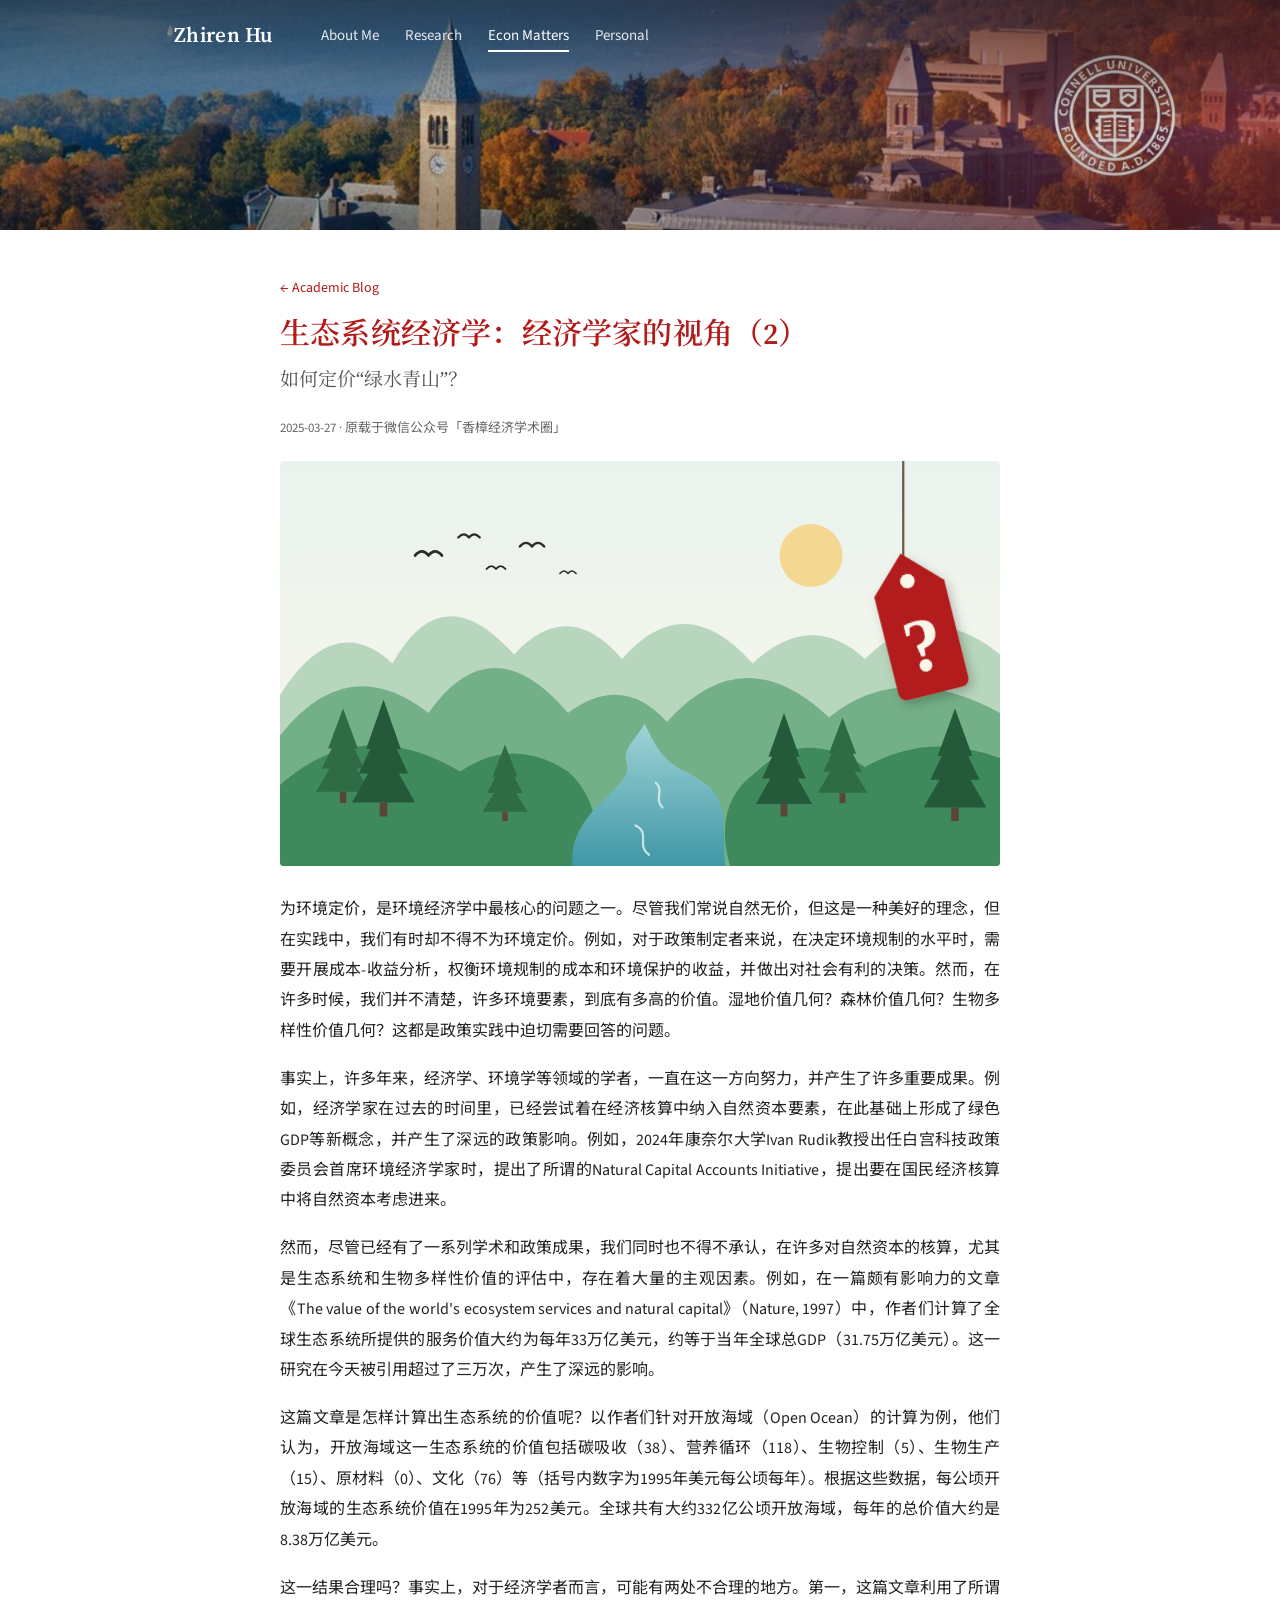
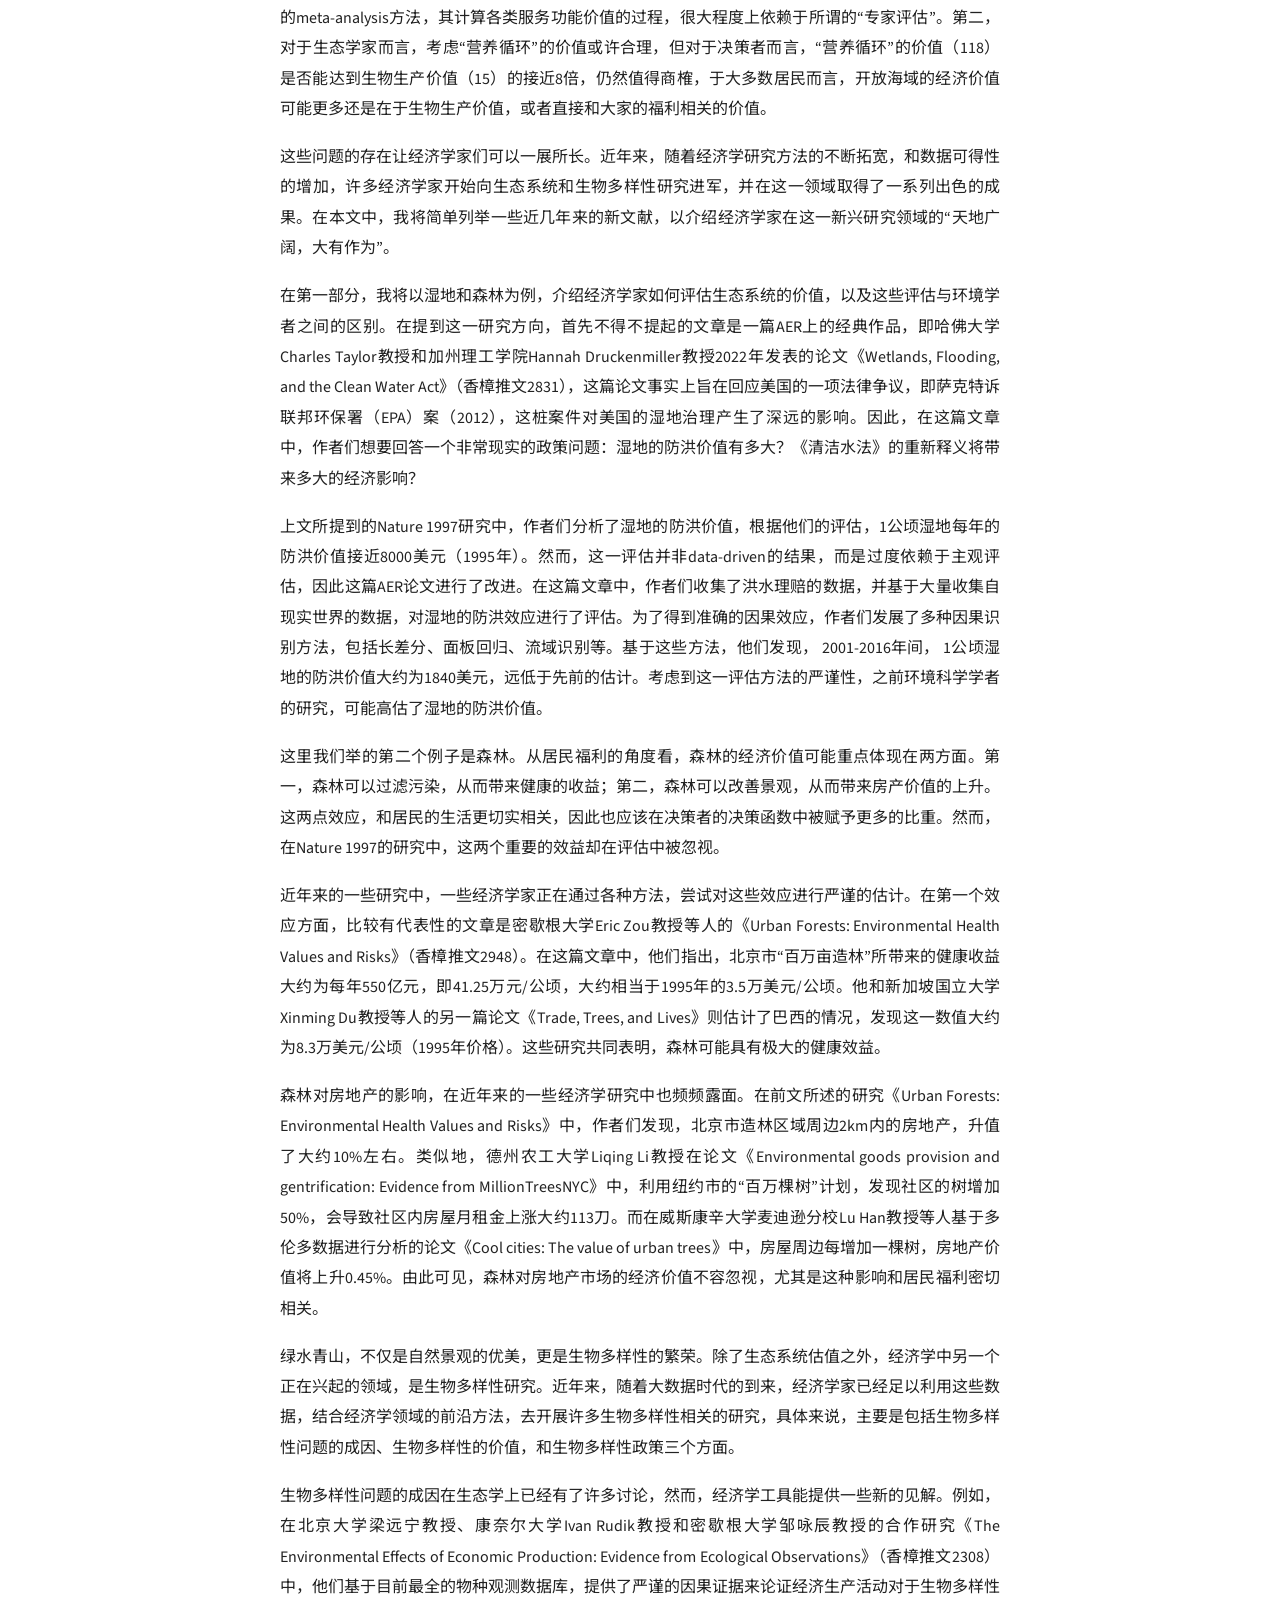
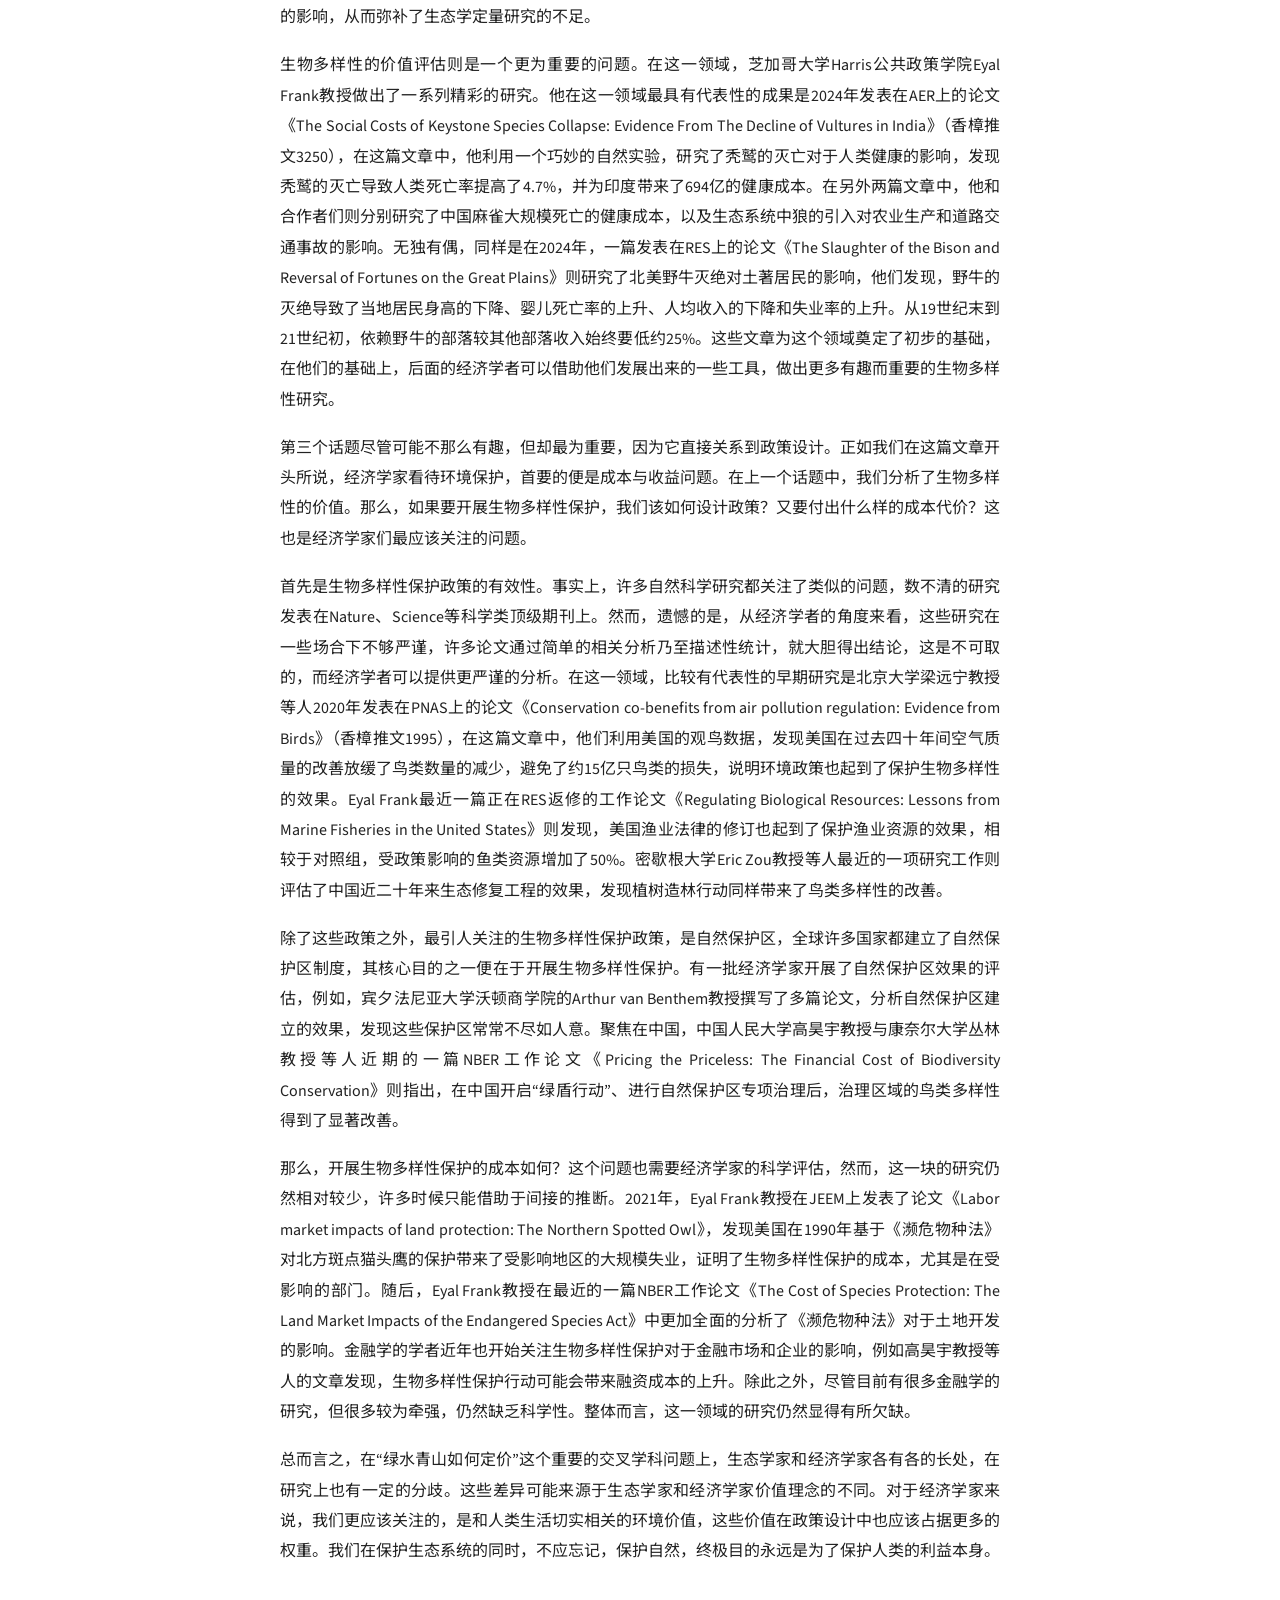
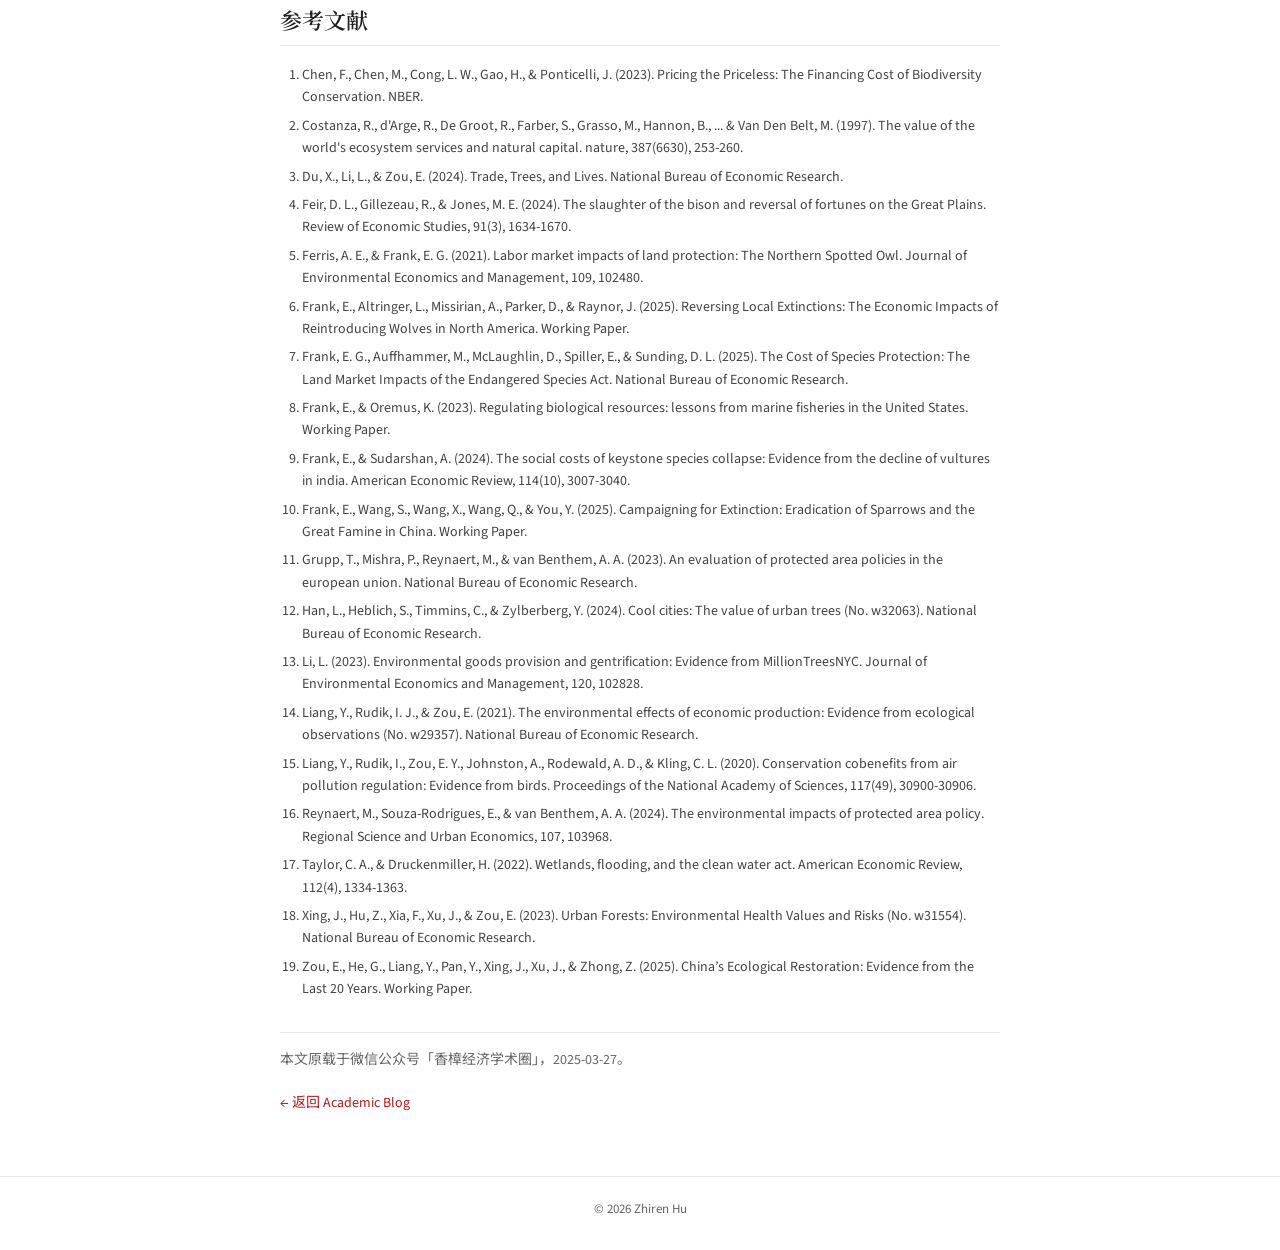
<file: blog/ecosystem-economics-2.html>
<!DOCTYPE html>
<html lang="zh-CN">
<head>
  <meta charset="utf-8">
  <meta name="viewport" content="width=device-width, initial-scale=1">
  <title>生态系统经济学：经济学家的视角（2） — Econ Matters</title>
  <link rel="preconnect" href="https://fonts.googleapis.com">
  <link rel="preconnect" href="https://fonts.gstatic.com" crossorigin>
  <link rel="stylesheet" href="https://fonts.googleapis.com/css2?family=Source+Serif+4:ital,opsz,wght@0,8..60,400;0,8..60,600;1,8..60,400&family=Source+Sans+3:ital,wght@0,400;0,600;1,400&family=Noto+Serif+SC:wght@500;600&family=Noto+Sans+SC:wght@400;500&display=swap">
  <link rel="stylesheet" href="../assets/style.css?v=7">
</head>
<body>
  <header class="site-header">
    <nav class="nav">
      <a class="brand" href="../index.html">Zhiren Hu</a>
      <ul>
        <li><a href="../index.html">About Me</a></li>
        <li><a href="../research.html">Research</a></li>
        <li><a class="active" href="../blog.html">Econ Matters</a></li>
        <li><a href="../personal.html">Personal</a></li>
      </ul>
    </nav>
  </header>

  <main>
    <article class="post-page">
      <a class="back" href="../academic-blog.html#zh">← Academic Blog</a>
      <h1 class="post-page-title">生态系统经济学：经济学家的视角（2）</h1>
        <p class="post-subtitle">如何定价“绿水青山”？</p>
      <div class="post-meta"><time datetime="2025-03-27">2025-03-27</time> · 原载于微信公众号「香樟经济学术圈」</div>

      <figure class="hero">
        <img src="../assets/img/blog/ecosystem-economics-2-cover.svg" alt="">
      </figure>

      <p>为环境定价，是环境经济学中最核心的问题之一。尽管我们常说自然无价，但这是一种美好的理念，但在实践中，我们有时却不得不为环境定价。例如，对于政策制定者来说，在决定环境规制的水平时，需要开展成本-收益分析，权衡环境规制的成本和环境保护的收益，并做出对社会有利的决策。然而，在许多时候，我们并不清楚，许多环境要素，到底有多高的价值。湿地价值几何？森林价值几何？生物多样性价值几何？这都是政策实践中迫切需要回答的问题。</p>
      <p>事实上，许多年来，经济学、环境学等领域的学者，一直在这一方向努力，并产生了许多重要成果。例如，经济学家在过去的时间里，已经尝试着在经济核算中纳入自然资本要素，在此基础上形成了绿色GDP等新概念，并产生了深远的政策影响。例如，2024年康奈尔大学Ivan Rudik教授出任白宫科技政策委员会首席环境经济学家时，提出了所谓的Natural Capital Accounts Initiative，提出要在国民经济核算中将自然资本考虑进来。</p>
      <p>然而，尽管已经有了一系列学术和政策成果，我们同时也不得不承认，在许多对自然资本的核算，尤其是生态系统和生物多样性价值的评估中，存在着大量的主观因素。例如，在一篇颇有影响力的文章《The value of the world's ecosystem services and natural capital》（Nature, 1997）中，作者们计算了全球生态系统所提供的服务价值大约为每年33万亿美元，约等于当年全球总GDP（31.75万亿美元）。这一研究在今天被引用超过了三万次，产生了深远的影响。</p>
      <p>这篇文章是怎样计算出生态系统的价值呢？以作者们针对开放海域（Open Ocean）的计算为例，他们认为，开放海域这一生态系统的价值包括碳吸收（38）、营养循环（118）、生物控制（5）、生物生产（15）、原材料（0）、文化（76）等（括号内数字为1995年美元每公顷每年）。根据这些数据，每公顷开放海域的生态系统价值在1995年为252美元。全球共有大约332亿公顷开放海域，每年的总价值大约是8.38万亿美元。</p>
      <p>这一结果合理吗？事实上，对于经济学者而言，可能有两处不合理的地方。第一，这篇文章利用了所谓的meta-analysis方法，其计算各类服务功能价值的过程，很大程度上依赖于所谓的“专家评估”。第二，对于生态学家而言，考虑“营养循环”的价值或许合理，但对于决策者而言，“营养循环”的价值（118）是否能达到生物生产价值（15）的接近8倍，仍然值得商榷，于大多数居民而言，开放海域的经济价值可能更多还是在于生物生产价值，或者直接和大家的福利相关的价值。</p>
      <p>这些问题的存在让经济学家们可以一展所长。近年来，随着经济学研究方法的不断拓宽，和数据可得性的增加，许多经济学家开始向生态系统和生物多样性研究进军，并在这一领域取得了一系列出色的成果。在本文中，我将简单列举一些近几年来的新文献，以介绍经济学家在这一新兴研究领域的“天地广阔，大有作为”。</p>
      <p>在第一部分，我将以湿地和森林为例，介绍经济学家如何评估生态系统的价值，以及这些评估与环境学者之间的区别。在提到这一研究方向，首先不得不提起的文章是一篇AER上的经典作品，即哈佛大学Charles Taylor教授和加州理工学院Hannah Druckenmiller教授2022年发表的论文《Wetlands, Flooding, and the Clean Water Act》（香樟推文2831），这篇论文事实上旨在回应美国的一项法律争议，即萨克特诉联邦环保署（EPA）案（2012），这桩案件对美国的湿地治理产生了深远的影响。因此，在这篇文章中，作者们想要回答一个非常现实的政策问题：湿地的防洪价值有多大？《清洁水法》的重新释义将带来多大的经济影响？</p>
      <p>上文所提到的Nature 1997研究中，作者们分析了湿地的防洪价值，根据他们的评估，1公顷湿地每年的防洪价值接近8000美元（1995年）。然而，这一评估并非data-driven的结果，而是过度依赖于主观评估，因此这篇AER论文进行了改进。在这篇文章中，作者们收集了洪水理赔的数据，并基于大量收集自现实世界的数据，对湿地的防洪效应进行了评估。为了得到准确的因果效应，作者们发展了多种因果识别方法，包括长差分、面板回归、流域识别等。基于这些方法，他们发现， 2001-2016年间， 1公顷湿地的防洪价值大约为1840美元，远低于先前的估计。考虑到这一评估方法的严谨性，之前环境科学学者的研究，可能高估了湿地的防洪价值。</p>
      <p>这里我们举的第二个例子是森林。从居民福利的角度看，森林的经济价值可能重点体现在两方面。第一，森林可以过滤污染，从而带来健康的收益；第二，森林可以改善景观，从而带来房产价值的上升。这两点效应，和居民的生活更切实相关，因此也应该在决策者的决策函数中被赋予更多的比重。然而，在Nature 1997的研究中，这两个重要的效益却在评估中被忽视。</p>
      <p>近年来的一些研究中，一些经济学家正在通过各种方法，尝试对这些效应进行严谨的估计。在第一个效应方面，比较有代表性的文章是密歇根大学Eric Zou教授等人的《Urban Forests: Environmental Health Values and Risks》（香樟推文2948）。在这篇文章中，他们指出，北京市“百万亩造林”所带来的健康收益大约为每年550亿元，即41.25万元/公顷，大约相当于1995年的3.5万美元/公顷。他和新加坡国立大学Xinming Du教授等人的另一篇论文《Trade, Trees, and Lives》则估计了巴西的情况，发现这一数值大约为8.3万美元/公顷（1995年价格）。这些研究共同表明，森林可能具有极大的健康效益。</p>
      <p>森林对房地产的影响，在近年来的一些经济学研究中也频频露面。在前文所述的研究《Urban Forests: Environmental Health Values and Risks》中，作者们发现，北京市造林区域周边2km内的房地产，升值了大约10%左右。类似地，德州农工大学Liqing Li教授在论文《Environmental goods provision and gentrification: Evidence from MillionTreesNYC》中，利用纽约市的“百万棵树”计划，发现社区的树增加50%，会导致社区内房屋月租金上涨大约113刀。而在威斯康辛大学麦迪逊分校Lu Han教授等人基于多伦多数据进行分析的论文《Cool cities: The value of urban trees》中，房屋周边每增加一棵树，房地产价值将上升0.45%。由此可见，森林对房地产市场的经济价值不容忽视，尤其是这种影响和居民福利密切相关。</p>
      <p>绿水青山，不仅是自然景观的优美，更是生物多样性的繁荣。除了生态系统估值之外，经济学中另一个正在兴起的领域，是生物多样性研究。近年来，随着大数据时代的到来，经济学家已经足以利用这些数据，结合经济学领域的前沿方法，去开展许多生物多样性相关的研究，具体来说，主要是包括生物多样性问题的成因、生物多样性的价值，和生物多样性政策三个方面。</p>
      <p>生物多样性问题的成因在生态学上已经有了许多讨论，然而，经济学工具能提供一些新的见解。例如，在北京大学梁远宁教授、康奈尔大学Ivan Rudik教授和密歇根大学邹咏辰教授的合作研究《The Environmental Effects of Economic Production: Evidence from Ecological Observations》（香樟推文2308）中，他们基于目前最全的物种观测数据库，提供了严谨的因果证据来论证经济生产活动对于生物多样性的影响，从而弥补了生态学定量研究的不足。</p>
      <p>生物多样性的价值评估则是一个更为重要的问题。在这一领域，芝加哥大学Harris公共政策学院Eyal Frank教授做出了一系列精彩的研究。他在这一领域最具有代表性的成果是2024年发表在AER上的论文《The Social Costs of Keystone Species Collapse: Evidence From The Decline of Vultures in India》（香樟推文3250），在这篇文章中，他利用一个巧妙的自然实验，研究了秃鹫的灭亡对于人类健康的影响，发现秃鹫的灭亡导致人类死亡率提高了4.7%，并为印度带来了694亿的健康成本。在另外两篇文章中，他和合作者们则分别研究了中国麻雀大规模死亡的健康成本，以及生态系统中狼的引入对农业生产和道路交通事故的影响。无独有偶，同样是在2024年，一篇发表在RES上的论文《The Slaughter of the Bison and Reversal of Fortunes on the Great Plains》则研究了北美野牛灭绝对土著居民的影响，他们发现，野牛的灭绝导致了当地居民身高的下降、婴儿死亡率的上升、人均收入的下降和失业率的上升。从19世纪末到21世纪初，依赖野牛的部落较其他部落收入始终要低约25%。这些文章为这个领域奠定了初步的基础，在他们的基础上，后面的经济学者可以借助他们发展出来的一些工具，做出更多有趣而重要的生物多样性研究。</p>
      <p>第三个话题尽管可能不那么有趣，但却最为重要，因为它直接关系到政策设计。正如我们在这篇文章开头所说，经济学家看待环境保护，首要的便是成本与收益问题。在上一个话题中，我们分析了生物多样性的价值。那么，如果要开展生物多样性保护，我们该如何设计政策？又要付出什么样的成本代价？这也是经济学家们最应该关注的问题。</p>
      <p>首先是生物多样性保护政策的有效性。事实上，许多自然科学研究都关注了类似的问题，数不清的研究发表在Nature、Science等科学类顶级期刊上。然而，遗憾的是，从经济学者的角度来看，这些研究在一些场合下不够严谨，许多论文通过简单的相关分析乃至描述性统计，就大胆得出结论，这是不可取的，而经济学者可以提供更严谨的分析。在这一领域，比较有代表性的早期研究是北京大学梁远宁教授等人2020年发表在PNAS上的论文《Conservation co-benefits from air pollution regulation: Evidence from Birds》（香樟推文1995），在这篇文章中，他们利用美国的观鸟数据，发现美国在过去四十年间空气质量的改善放缓了鸟类数量的减少，避免了约15亿只鸟类的损失，说明环境政策也起到了保护生物多样性的效果。Eyal Frank最近一篇正在RES返修的工作论文《Regulating Biological Resources: Lessons from Marine Fisheries in the United States》则发现，美国渔业法律的修订也起到了保护渔业资源的效果，相较于对照组，受政策影响的鱼类资源增加了50%。密歇根大学Eric Zou教授等人最近的一项研究工作则评估了中国近二十年来生态修复工程的效果，发现植树造林行动同样带来了鸟类多样性的改善。</p>
      <p>除了这些政策之外，最引人关注的生物多样性保护政策，是自然保护区，全球许多国家都建立了自然保护区制度，其核心目的之一便在于开展生物多样性保护。有一批经济学家开展了自然保护区效果的评估，例如，宾夕法尼亚大学沃顿商学院的Arthur van Benthem教授撰写了多篇论文，分析自然保护区建立的效果，发现这些保护区常常不尽如人意。聚焦在中国，中国人民大学高昊宇教授与康奈尔大学丛林教授等人近期的一篇NBER工作论文《Pricing the Priceless: The Financial Cost of Biodiversity Conservation》则指出，在中国开启“绿盾行动”、进行自然保护区专项治理后，治理区域的鸟类多样性得到了显著改善。</p>
      <p>那么，开展生物多样性保护的成本如何？这个问题也需要经济学家的科学评估，然而，这一块的研究仍然相对较少，许多时候只能借助于间接的推断。2021年，Eyal Frank教授在JEEM上发表了论文《Labor market impacts of land protection: The Northern Spotted Owl》，发现美国在1990年基于《濒危物种法》对北方斑点猫头鹰的保护带来了受影响地区的大规模失业，证明了生物多样性保护的成本，尤其是在受影响的部门。随后，Eyal Frank教授在最近的一篇NBER工作论文《The Cost of Species Protection: The Land Market Impacts of the Endangered Species Act》中更加全面的分析了《濒危物种法》对于土地开发的影响。金融学的学者近年也开始关注生物多样性保护对于金融市场和企业的影响，例如高昊宇教授等人的文章发现，生物多样性保护行动可能会带来融资成本的上升。除此之外，尽管目前有很多金融学的研究，但很多较为牵强，仍然缺乏科学性。整体而言，这一领域的研究仍然显得有所欠缺。</p>
      <p>总而言之，在“绿水青山如何定价”这个重要的交叉学科问题上，生态学家和经济学家各有各的长处，在研究上也有一定的分歧。这些差异可能来源于生态学家和经济学家价值理念的不同。对于经济学家来说，我们更应该关注的，是和人类生活切实相关的环境价值，这些价值在政策设计中也应该占据更多的权重。我们在保护生态系统的同时，不应忘记，保护自然，终极目的永远是为了保护人类的利益本身。</p>

      <h2>参考文献</h2>
      <ol class="refs">
          <li>Chen, F., Chen, M., Cong, L. W., Gao, H., &amp; Ponticelli, J. (2023). Pricing the Priceless: The Financing Cost of Biodiversity Conservation. NBER.</li>
          <li>Costanza, R., d'Arge, R., De Groot, R., Farber, S., Grasso, M., Hannon, B., ... &amp; Van Den Belt, M. (1997). The value of the world's ecosystem services and natural capital. nature, 387(6630), 253-260.</li>
          <li>Du, X., Li, L., &amp; Zou, E. (2024). Trade, Trees, and Lives. National Bureau of Economic Research.</li>
          <li>Feir, D. L., Gillezeau, R., &amp; Jones, M. E. (2024). The slaughter of the bison and reversal of fortunes on the Great Plains. Review of Economic Studies, 91(3), 1634-1670.</li>
          <li>Ferris, A. E., &amp; Frank, E. G. (2021). Labor market impacts of land protection: The Northern Spotted Owl. Journal of Environmental Economics and Management, 109, 102480.</li>
          <li>Frank, E., Altringer, L., Missirian, A., Parker, D., &amp; Raynor, J. (2025). Reversing Local Extinctions: The Economic Impacts of Reintroducing Wolves in North America. Working Paper.</li>
          <li>Frank, E. G., Auffhammer, M., McLaughlin, D., Spiller, E., &amp; Sunding, D. L. (2025). The Cost of Species Protection: The Land Market Impacts of the Endangered Species Act. National Bureau of Economic Research.</li>
          <li>Frank, E., &amp; Oremus, K. (2023). Regulating biological resources: lessons from marine fisheries in the United States. Working Paper.</li>
          <li>Frank, E., &amp; Sudarshan, A. (2024). The social costs of keystone species collapse: Evidence from the decline of vultures in india. American Economic Review, 114(10), 3007-3040.</li>
          <li>Frank, E., Wang, S., Wang, X., Wang, Q., &amp; You, Y. (2025). Campaigning for Extinction: Eradication of Sparrows and the Great Famine in China. Working Paper.</li>
          <li>Grupp, T., Mishra, P., Reynaert, M., &amp; van Benthem, A. A. (2023). An evaluation of protected area policies in the european union. National Bureau of Economic Research.</li>
          <li>Han, L., Heblich, S., Timmins, C., &amp; Zylberberg, Y. (2024). Cool cities: The value of urban trees (No. w32063). National Bureau of Economic Research.</li>
          <li>Li, L. (2023). Environmental goods provision and gentrification: Evidence from MillionTreesNYC. Journal of Environmental Economics and Management, 120, 102828.</li>
          <li>Liang, Y., Rudik, I. J., &amp; Zou, E. (2021). The environmental effects of economic production: Evidence from ecological observations (No. w29357). National Bureau of Economic Research.</li>
          <li>Liang, Y., Rudik, I., Zou, E. Y., Johnston, A., Rodewald, A. D., &amp; Kling, C. L. (2020). Conservation cobenefits from air pollution regulation: Evidence from birds. Proceedings of the National Academy of Sciences, 117(49), 30900-30906.</li>
          <li>Reynaert, M., Souza-Rodrigues, E., &amp; van Benthem, A. A. (2024). The environmental impacts of protected area policy. Regional Science and Urban Economics, 107, 103968.</li>
          <li>Taylor, C. A., &amp; Druckenmiller, H. (2022). Wetlands, flooding, and the clean water act. American Economic Review, 112(4), 1334-1363.</li>
          <li>Xing, J., Hu, Z., Xia, F., Xu, J., &amp; Zou, E. (2023). Urban Forests: Environmental Health Values and Risks (No. w31554). National Bureau of Economic Research.</li>
          <li>Zou, E., He, G., Liang, Y., Pan, Y., Xing, J., Xu, J., &amp; Zhong, Z. (2025). China’s Ecological Restoration: Evidence from the Last 20 Years. Working Paper.</li>
      </ol>

      <p class="post-source">本文原载于微信公众号「香樟经济学术圈」，2025-03-27。</p>
      <a class="back" href="../academic-blog.html#zh">← 返回 Academic Blog</a>
    </article>
  </main>

  <footer>&copy; 2026 Zhiren Hu</footer>
</body>
</html>
</file>
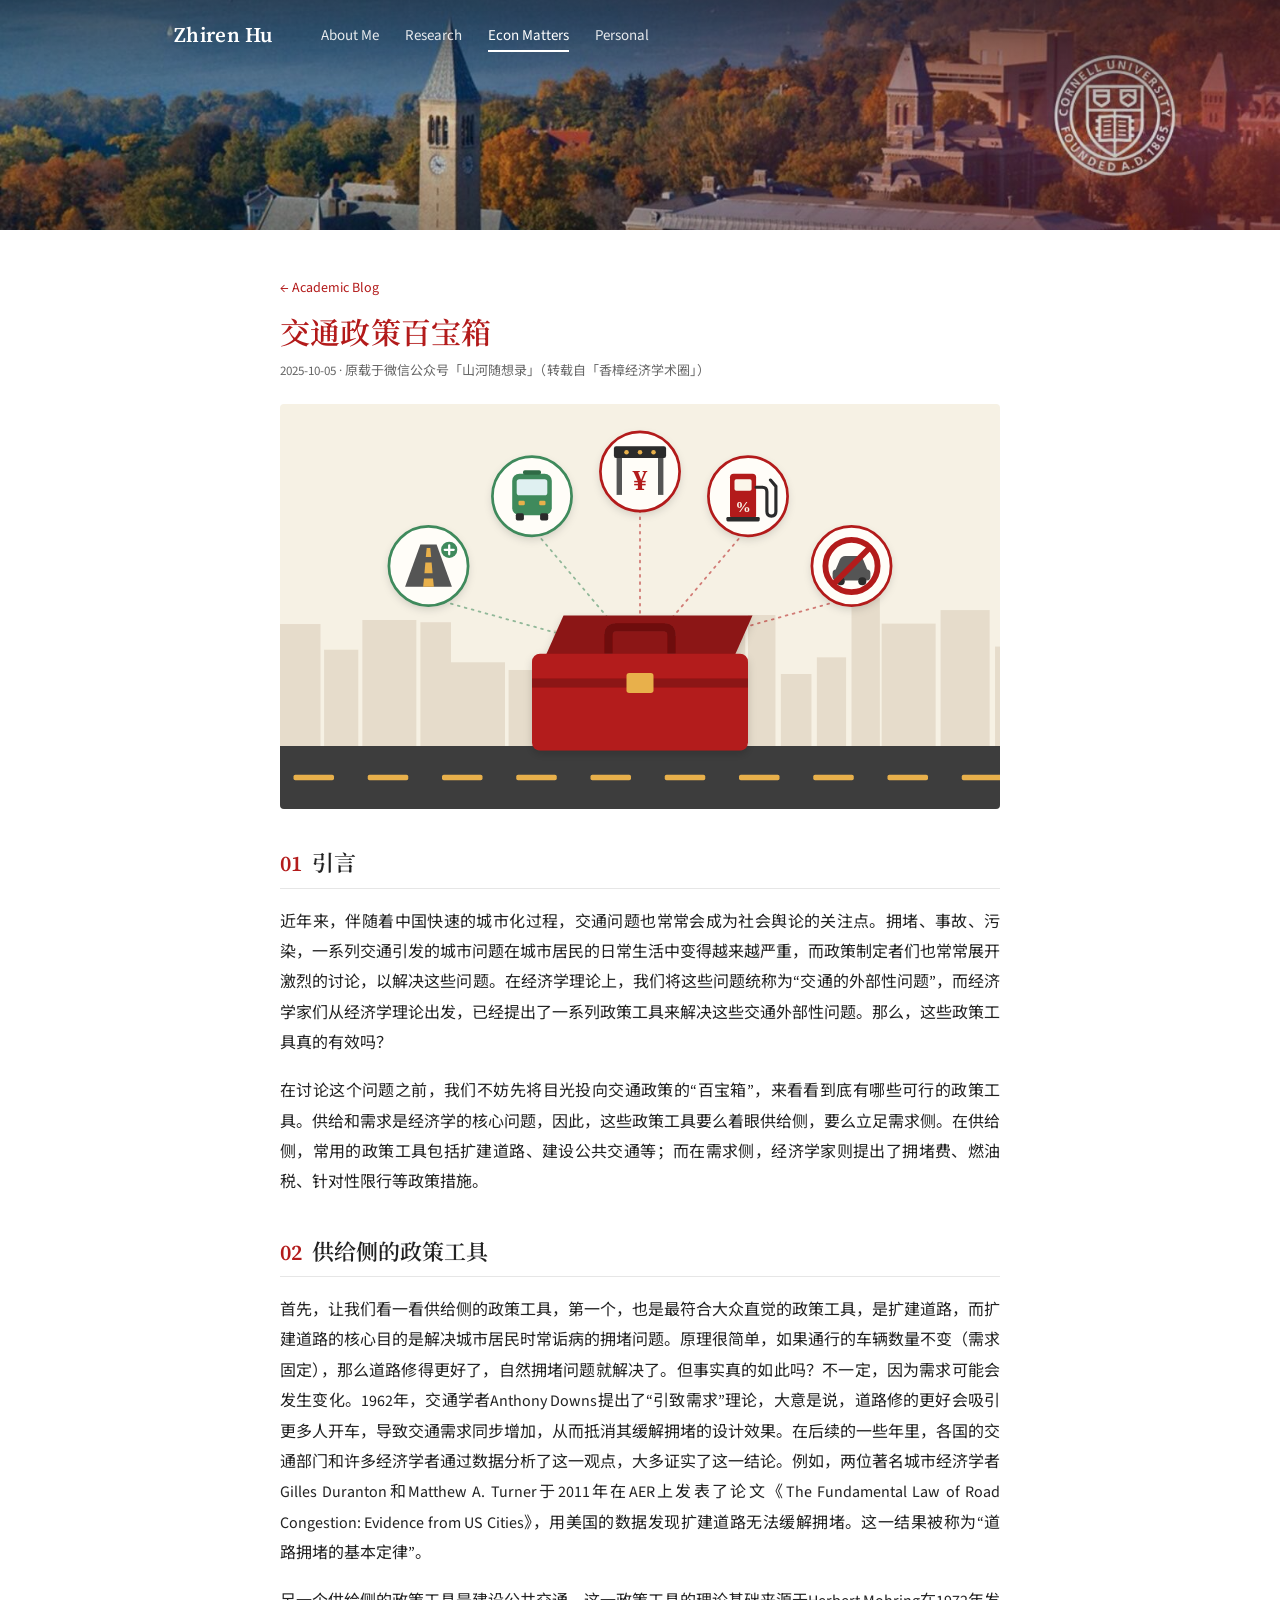
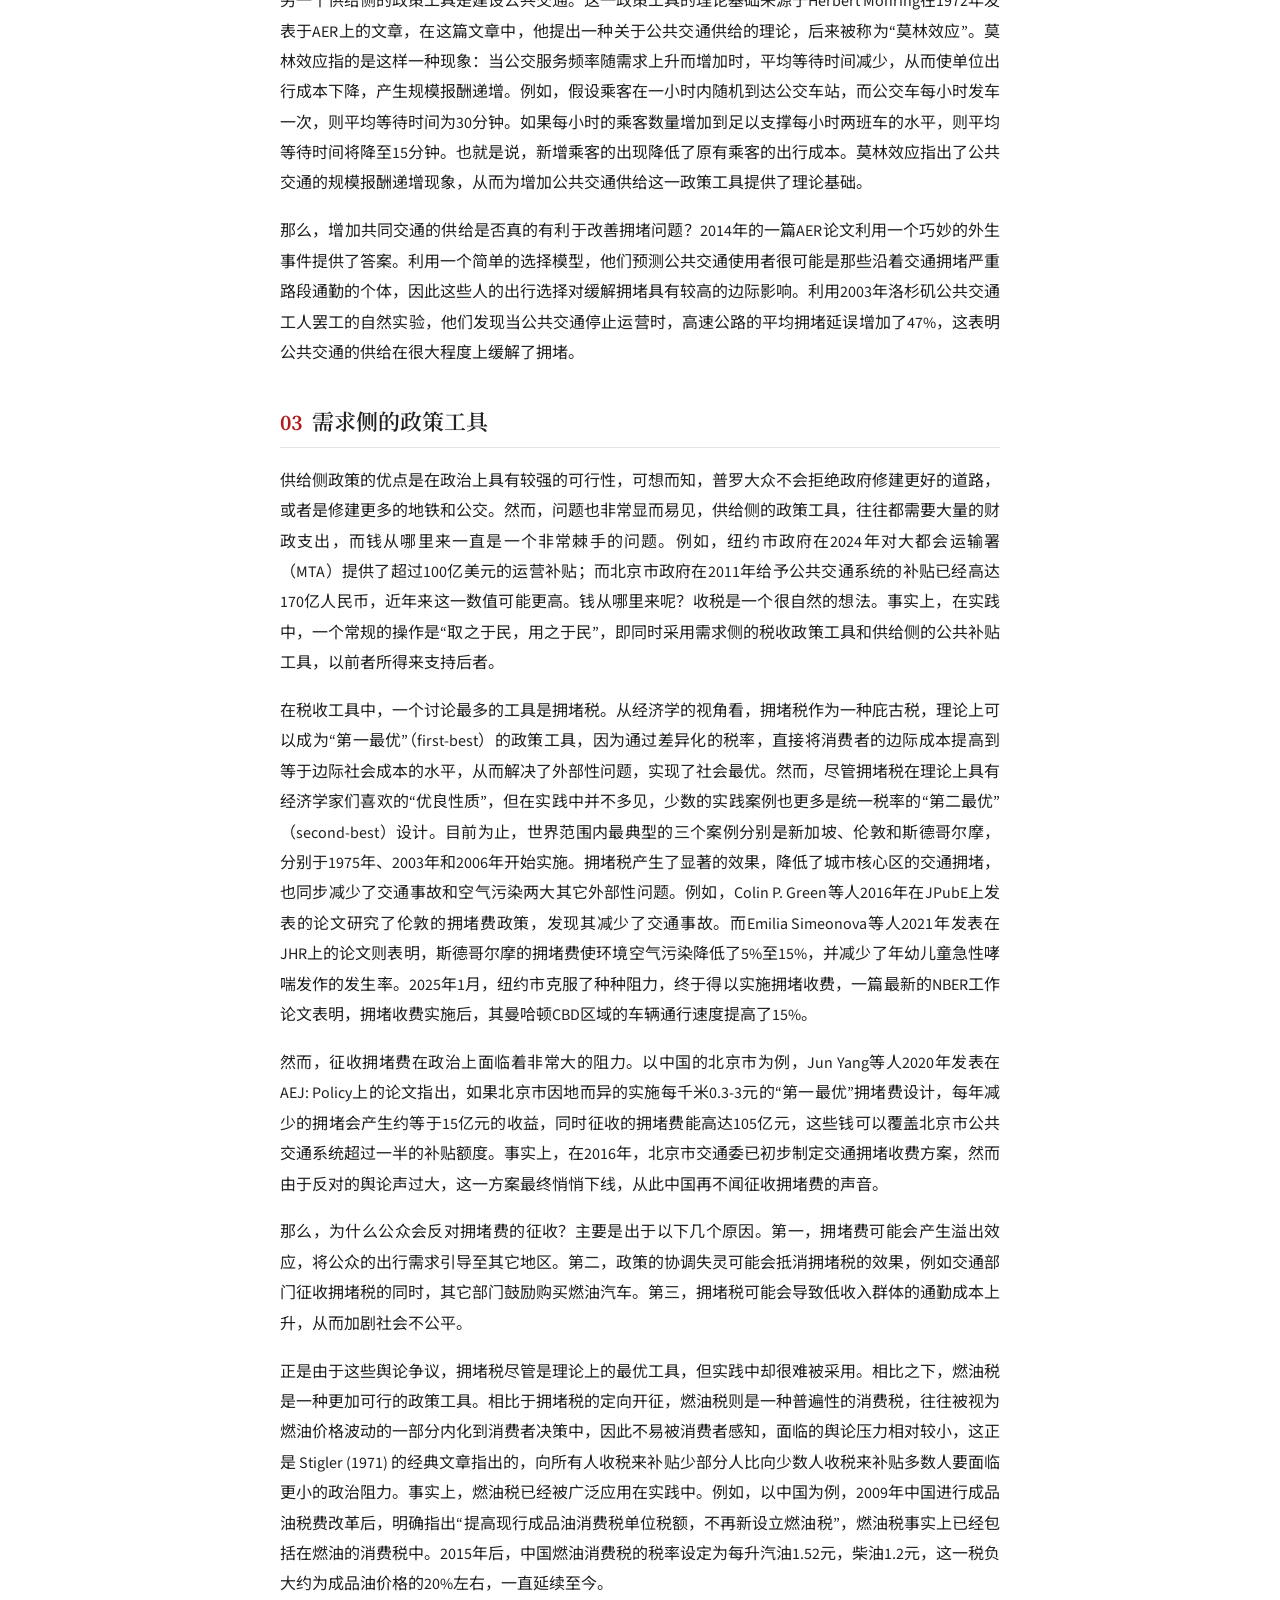
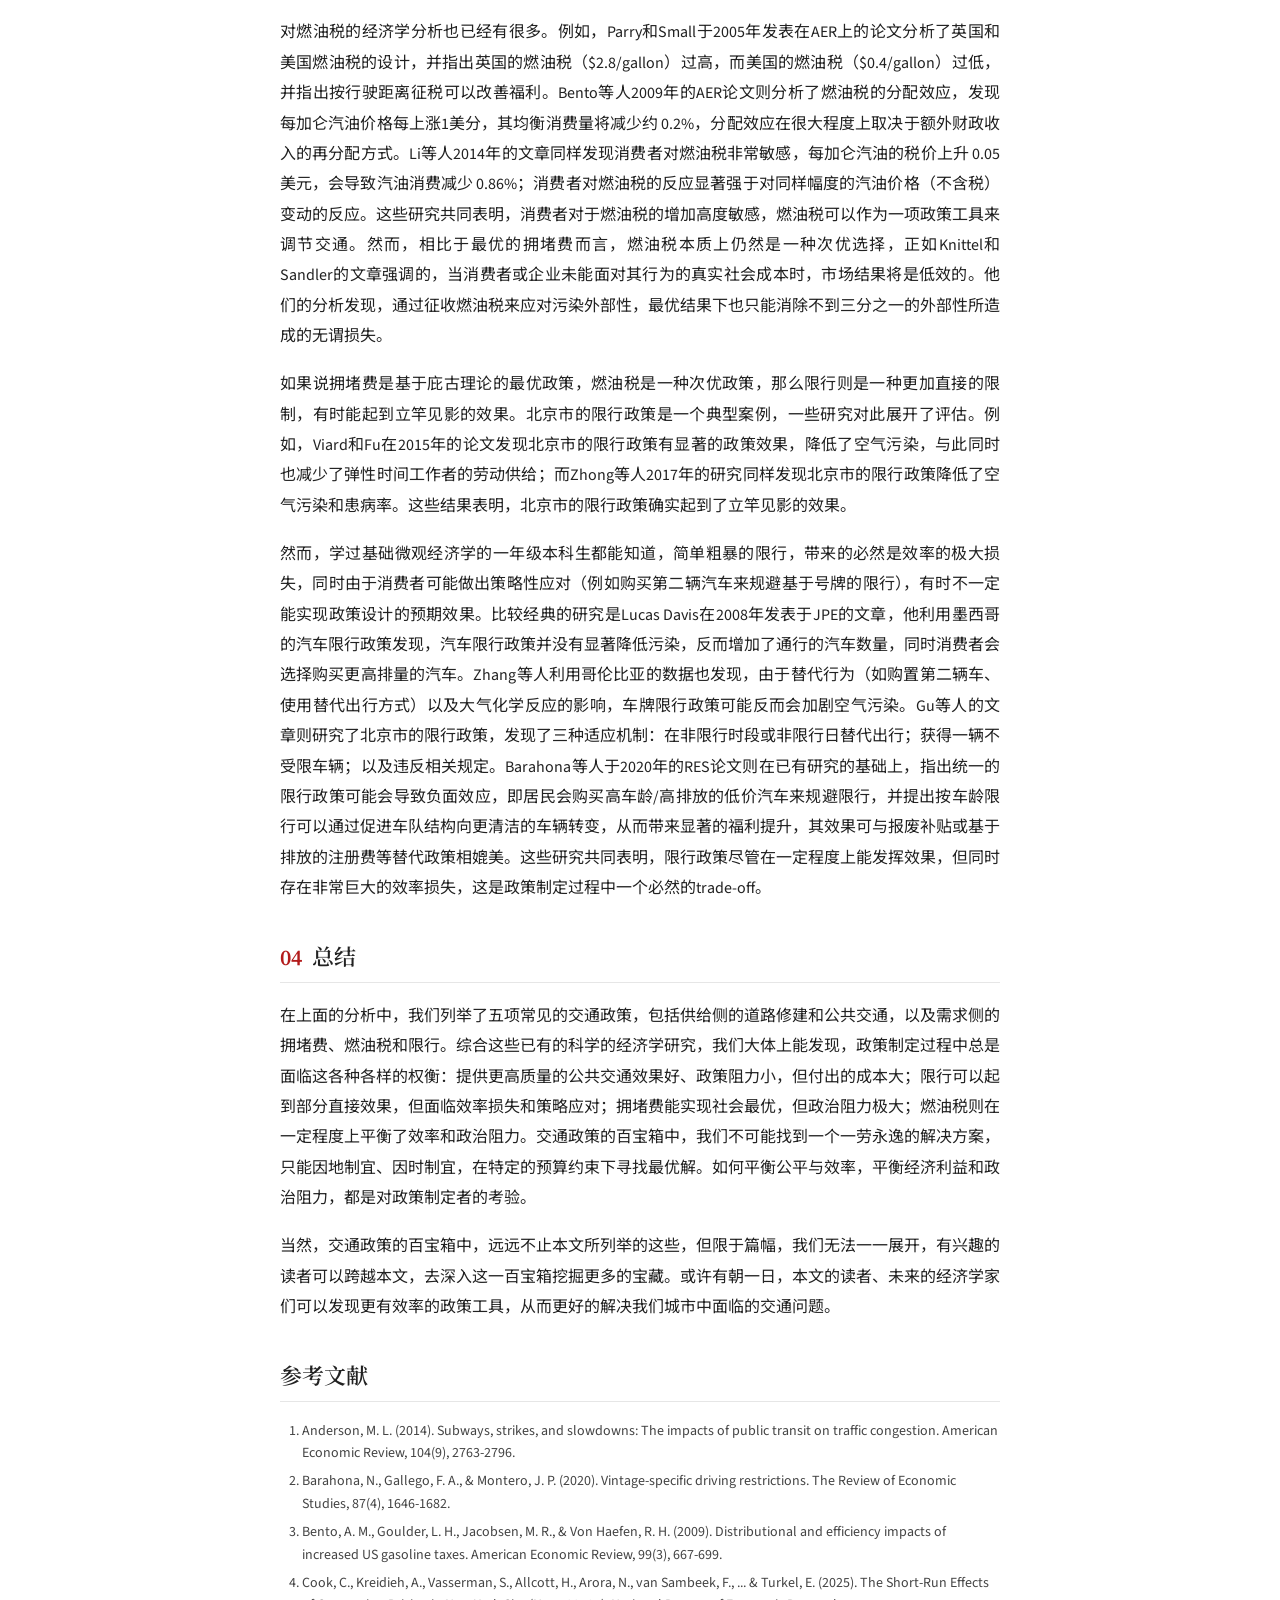
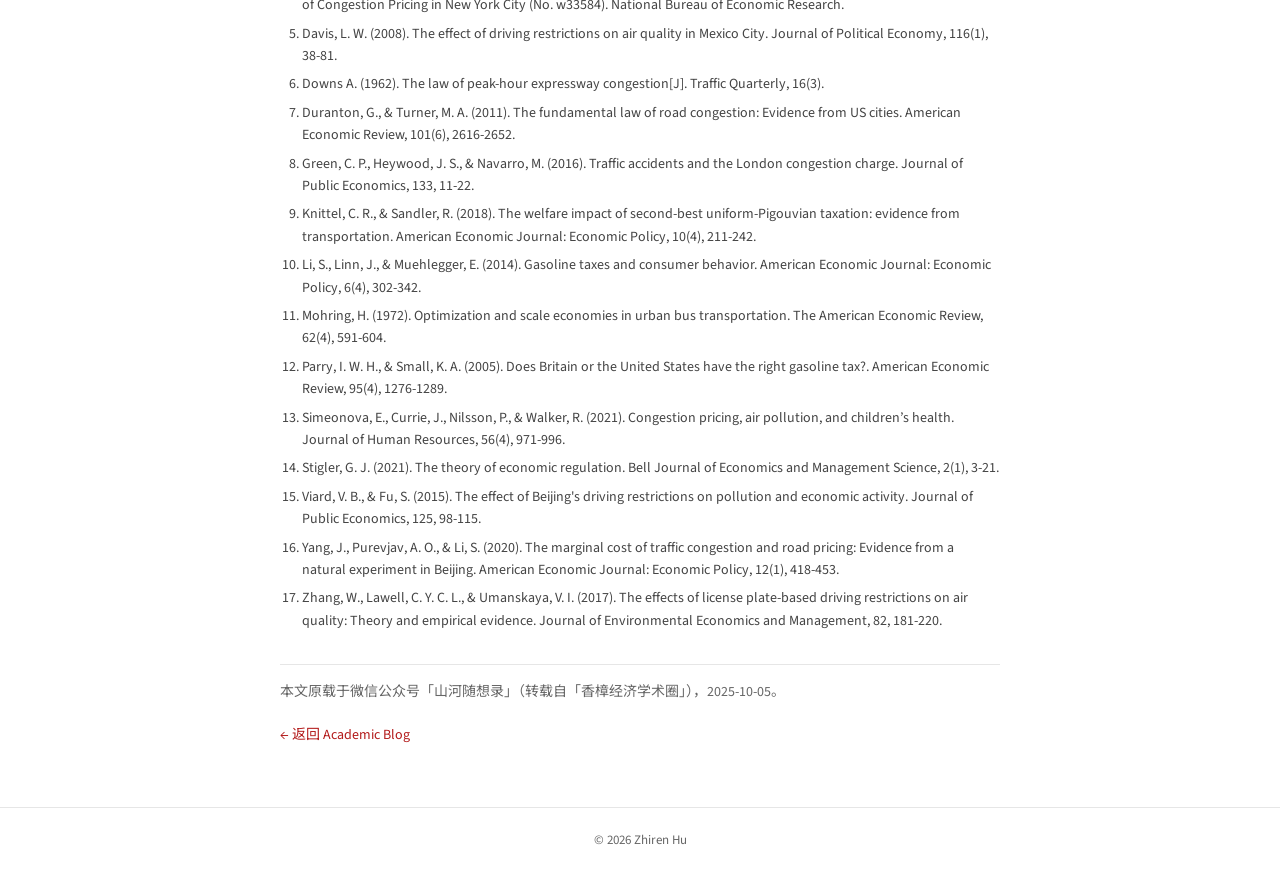
<file: blog/transport-policy-toolbox.html>
<!DOCTYPE html>
<html lang="zh-CN">
<head>
  <meta charset="utf-8">
  <meta name="viewport" content="width=device-width, initial-scale=1">
  <title>交通政策百宝箱 — Econ Matters</title>
  <link rel="preconnect" href="https://fonts.googleapis.com">
  <link rel="preconnect" href="https://fonts.gstatic.com" crossorigin>
  <link rel="stylesheet" href="https://fonts.googleapis.com/css2?family=Source+Serif+4:ital,opsz,wght@0,8..60,400;0,8..60,600;1,8..60,400&family=Source+Sans+3:ital,wght@0,400;0,600;1,400&family=Noto+Serif+SC:wght@500;600&family=Noto+Sans+SC:wght@400;500&display=swap">
  <link rel="stylesheet" href="../assets/style.css?v=7">
</head>
<body>
  <header class="site-header">
    <nav class="nav">
      <a class="brand" href="../index.html">Zhiren Hu</a>
      <ul>
        <li><a href="../index.html">About Me</a></li>
        <li><a href="../research.html">Research</a></li>
        <li><a class="active" href="../blog.html">Econ Matters</a></li>
        <li><a href="../personal.html">Personal</a></li>
      </ul>
    </nav>
  </header>

  <main>
    <article class="post-page">
      <a class="back" href="../academic-blog.html#zh">← Academic Blog</a>
      <h1 class="post-page-title">交通政策百宝箱</h1>
      <div class="post-meta"><time datetime="2025-10-05">2025-10-05</time> · 原载于微信公众号「山河随想录」（转载自「香樟经济学术圈」）</div>

      <figure class="hero">
        <img src="../assets/img/blog/transport-policy-toolbox-cover.svg" alt="">
      </figure>

      <h2><span class="sec-num">01</span>引言</h2>
      <p>近年来，伴随着中国快速的城市化过程，交通问题也常常会成为社会舆论的关注点。拥堵、事故、污染，一系列交通引发的城市问题在城市居民的日常生活中变得越来越严重，而政策制定者们也常常展开激烈的讨论，以解决这些问题。在经济学理论上，我们将这些问题统称为“交通的外部性问题”，而经济学家们从经济学理论出发，已经提出了一系列政策工具来解决这些交通外部性问题。那么，这些政策工具真的有效吗？</p>
      <p>在讨论这个问题之前，我们不妨先将目光投向交通政策的“百宝箱”，来看看到底有哪些可行的政策工具。供给和需求是经济学的核心问题，因此，这些政策工具要么着眼供给侧，要么立足需求侧。在供给侧，常用的政策工具包括扩建道路、建设公共交通等；而在需求侧，经济学家则提出了拥堵费、燃油税、针对性限行等政策措施。</p>
      <h2><span class="sec-num">02</span>供给侧的政策工具</h2>
      <p>首先，让我们看一看供给侧的政策工具，第一个，也是最符合大众直觉的政策工具，是扩建道路，而扩建道路的核心目的是解决城市居民时常诟病的拥堵问题。原理很简单，如果通行的车辆数量不变（需求固定），那么道路修得更好了，自然拥堵问题就解决了。但事实真的如此吗？不一定，因为需求可能会发生变化。1962年，交通学者Anthony Downs提出了“引致需求”理论，大意是说，道路修的更好会吸引更多人开车，导致交通需求同步增加，从而抵消其缓解拥堵的设计效果。在后续的一些年里，各国的交通部门和许多经济学者通过数据分析了这一观点，大多证实了这一结论。例如，两位著名城市经济学者Gilles Duranton和Matthew A. Turner于2011年在AER上发表了论文《The Fundamental Law of Road Congestion: Evidence from US Cities》，用美国的数据发现扩建道路无法缓解拥堵。这一结果被称为“道路拥堵的基本定律”。</p>
      <p>另一个供给侧的政策工具是建设公共交通。这一政策工具的理论基础来源于Herbert Mohring在1972年发表于AER上的文章，在这篇文章中，他提出一种关于公共交通供给的理论，后来被称为“莫林效应”。莫林效应指的是这样一种现象：当公交服务频率随需求上升而增加时，平均等待时间减少，从而使单位出行成本下降，产生规模报酬递增。例如，假设乘客在一小时内随机到达公交车站，而公交车每小时发车一次，则平均等待时间为30分钟。如果每小时的乘客数量增加到足以支撑每小时两班车的水平，则平均等待时间将降至15分钟。也就是说，新增乘客的出现降低了原有乘客的出行成本。莫林效应指出了公共交通的规模报酬递增现象，从而为增加公共交通供给这一政策工具提供了理论基础。</p>
      <p>那么，增加共同交通的供给是否真的有利于改善拥堵问题？2014年的一篇AER论文利用一个巧妙的外生事件提供了答案。利用一个简单的选择模型，他们预测公共交通使用者很可能是那些沿着交通拥堵严重路段通勤的个体，因此这些人的出行选择对缓解拥堵具有较高的边际影响。利用2003年洛杉矶公共交通工人罢工的自然实验，他们发现当公共交通停止运营时，高速公路的平均拥堵延误增加了47%，这表明公共交通的供给在很大程度上缓解了拥堵。</p>
      <h2><span class="sec-num">03</span>需求侧的政策工具</h2>
      <p>供给侧政策的优点是在政治上具有较强的可行性，可想而知，普罗大众不会拒绝政府修建更好的道路，或者是修建更多的地铁和公交。然而，问题也非常显而易见，供给侧的政策工具，往往都需要大量的财政支出，而钱从哪里来一直是一个非常棘手的问题。例如，纽约市政府在2024年对大都会运输署（MTA）提供了超过100亿美元的运营补贴；而北京市政府在2011年给予公共交通系统的补贴已经高达170亿人民币，近年来这一数值可能更高。钱从哪里来呢？收税是一个很自然的想法。事实上，在实践中，一个常规的操作是“取之于民，用之于民”，即同时采用需求侧的税收政策工具和供给侧的公共补贴工具，以前者所得来支持后者。</p>
      <p>在税收工具中，一个讨论最多的工具是拥堵税。从经济学的视角看，拥堵税作为一种庇古税，理论上可以成为“第一最优”（first-best）的政策工具，因为通过差异化的税率，直接将消费者的边际成本提高到等于边际社会成本的水平，从而解决了外部性问题，实现了社会最优。然而，尽管拥堵税在理论上具有经济学家们喜欢的“优良性质”，但在实践中并不多见，少数的实践案例也更多是统一税率的“第二最优”（second-best）设计。目前为止，世界范围内最典型的三个案例分别是新加坡、伦敦和斯德哥尔摩，分别于1975年、2003年和2006年开始实施。拥堵税产生了显著的效果，降低了城市核心区的交通拥堵，也同步减少了交通事故和空气污染两大其它外部性问题。例如，Colin P. Green等人2016年在JPubE上发表的论文研究了伦敦的拥堵费政策，发现其减少了交通事故。而Emilia Simeonova等人2021年发表在JHR上的论文则表明，斯德哥尔摩的拥堵费使环境空气污染降低了5%至15%，并减少了年幼儿童急性哮喘发作的发生率。2025年1月，纽约市克服了种种阻力，终于得以实施拥堵收费，一篇最新的NBER工作论文表明，拥堵收费实施后，其曼哈顿CBD区域的车辆通行速度提高了15%。</p>
      <p>然而，征收拥堵费在政治上面临着非常大的阻力。以中国的北京市为例，Jun Yang等人2020年发表在AEJ: Policy上的论文指出，如果北京市因地而异的实施每千米0.3-3元的“第一最优”拥堵费设计，每年减少的拥堵会产生约等于15亿元的收益，同时征收的拥堵费能高达105亿元，这些钱可以覆盖北京市公共交通系统超过一半的补贴额度。事实上，在2016年，北京市交通委已初步制定交通拥堵收费方案，然而由于反对的舆论声过大，这一方案最终悄悄下线，从此中国再不闻征收拥堵费的声音。</p>
      <p>那么，为什么公众会反对拥堵费的征收？主要是出于以下几个原因。第一，拥堵费可能会产生溢出效应，将公众的出行需求引导至其它地区。第二，政策的协调失灵可能会抵消拥堵税的效果，例如交通部门征收拥堵税的同时，其它部门鼓励购买燃油汽车。第三，拥堵税可能会导致低收入群体的通勤成本上升，从而加剧社会不公平。</p>
      <p>正是由于这些舆论争议，拥堵税尽管是理论上的最优工具，但实践中却很难被采用。相比之下，燃油税是一种更加可行的政策工具。相比于拥堵税的定向开征，燃油税则是一种普遍性的消费税，往往被视为燃油价格波动的一部分内化到消费者决策中，因此不易被消费者感知，面临的舆论压力相对较小，这正是 Stigler (1971) 的经典文章指出的，向所有人收税来补贴少部分人比向少数人收税来补贴多数人要面临更小的政治阻力。事实上，燃油税已经被广泛应用在实践中。例如，以中国为例，2009年中国进行成品油税费改革后，明确指出“提高现行成品油消费税单位税额，不再新设立燃油税”，燃油税事实上已经包括在燃油的消费税中。2015年后，中国燃油消费税的税率设定为每升汽油1.52元，柴油1.2元，这一税负大约为成品油价格的20%左右，一直延续至今。</p>
      <p>对燃油税的经济学分析也已经有很多。例如，Parry和Small于2005年发表在AER上的论文分析了英国和美国燃油税的设计，并指出英国的燃油税（$2.8/gallon）过高，而美国的燃油税（$0.4/gallon）过低，并指出按行驶距离征税可以改善福利。Bento等人2009年的AER论文则分析了燃油税的分配效应，发现每加仑汽油价格每上涨1美分，其均衡消费量将减少约 0.2%，分配效应在很大程度上取决于额外财政收入的再分配方式。Li等人2014年的文章同样发现消费者对燃油税非常敏感，每加仑汽油的税价上升 0.05 美元，会导致汽油消费减少 0.86%；消费者对燃油税的反应显著强于对同样幅度的汽油价格（不含税）变动的反应。这些研究共同表明，消费者对于燃油税的增加高度敏感，燃油税可以作为一项政策工具来调节交通。然而，相比于最优的拥堵费而言，燃油税本质上仍然是一种次优选择，正如Knittel和Sandler的文章强调的，当消费者或企业未能面对其行为的真实社会成本时，市场结果将是低效的。他们的分析发现，通过征收燃油税来应对污染外部性，最优结果下也只能消除不到三分之一的外部性所造成的无谓损失。</p>
      <p>如果说拥堵费是基于庇古理论的最优政策，燃油税是一种次优政策，那么限行则是一种更加直接的限制，有时能起到立竿见影的效果。北京市的限行政策是一个典型案例，一些研究对此展开了评估。例如，Viard和Fu在2015年的论文发现北京市的限行政策有显著的政策效果，降低了空气污染，与此同时也减少了弹性时间工作者的劳动供给；而Zhong等人2017年的研究同样发现北京市的限行政策降低了空气污染和患病率。这些结果表明，北京市的限行政策确实起到了立竿见影的效果。</p>
      <p>然而，学过基础微观经济学的一年级本科生都能知道，简单粗暴的限行，带来的必然是效率的极大损失，同时由于消费者可能做出策略性应对（例如购买第二辆汽车来规避基于号牌的限行），有时不一定能实现政策设计的预期效果。比较经典的研究是Lucas Davis在2008年发表于JPE的文章，他利用墨西哥的汽车限行政策发现，汽车限行政策并没有显著降低污染，反而增加了通行的汽车数量，同时消费者会选择购买更高排量的汽车。Zhang等人利用哥伦比亚的数据也发现，由于替代行为（如购置第二辆车、使用替代出行方式）以及大气化学反应的影响，车牌限行政策可能反而会加剧空气污染。Gu等人的文章则研究了北京市的限行政策，发现了三种适应机制：在非限行时段或非限行日替代出行；获得一辆不受限车辆；以及违反相关规定。Barahona等人于2020年的RES论文则在已有研究的基础上，指出统一的限行政策可能会导致负面效应，即居民会购买高车龄/高排放的低价汽车来规避限行，并提出按车龄限行可以通过促进车队结构向更清洁的车辆转变，从而带来显著的福利提升，其效果可与报废补贴或基于排放的注册费等替代政策相媲美。这些研究共同表明，限行政策尽管在一定程度上能发挥效果，但同时存在非常巨大的效率损失，这是政策制定过程中一个必然的trade-off。</p>
      <h2><span class="sec-num">04</span>总结</h2>
      <p>在上面的分析中，我们列举了五项常见的交通政策，包括供给侧的道路修建和公共交通，以及需求侧的拥堵费、燃油税和限行。综合这些已有的科学的经济学研究，我们大体上能发现，政策制定过程中总是面临这各种各样的权衡：提供更高质量的公共交通效果好、政策阻力小，但付出的成本大；限行可以起到部分直接效果，但面临效率损失和策略应对；拥堵费能实现社会最优，但政治阻力极大；燃油税则在一定程度上平衡了效率和政治阻力。交通政策的百宝箱中，我们不可能找到一个一劳永逸的解决方案，只能因地制宜、因时制宜，在特定的预算约束下寻找最优解。如何平衡公平与效率，平衡经济利益和政治阻力，都是对政策制定者的考验。</p>
      <p>当然，交通政策的百宝箱中，远远不止本文所列举的这些，但限于篇幅，我们无法一一展开，有兴趣的读者可以跨越本文，去深入这一百宝箱挖掘更多的宝藏。或许有朝一日，本文的读者、未来的经济学家们可以发现更有效率的政策工具，从而更好的解决我们城市中面临的交通问题。</p>

      <h2>参考文献</h2>
      <ol class="refs">
          <li>Anderson, M. L. (2014). Subways, strikes, and slowdowns: The impacts of public transit on traffic congestion. American Economic Review, 104(9), 2763-2796.</li>
          <li>Barahona, N., Gallego, F. A., &amp; Montero, J. P. (2020). Vintage-specific driving restrictions. The Review of Economic Studies, 87(4), 1646-1682.</li>
          <li>Bento, A. M., Goulder, L. H., Jacobsen, M. R., &amp; Von Haefen, R. H. (2009). Distributional and efficiency impacts of increased US gasoline taxes. American Economic Review, 99(3), 667-699.</li>
          <li>Cook, C., Kreidieh, A., Vasserman, S., Allcott, H., Arora, N., van Sambeek, F., ... &amp; Turkel, E. (2025). The Short-Run Effects of Congestion Pricing in New York City (No. w33584). National Bureau of Economic Research.</li>
          <li>Davis, L. W. (2008). The effect of driving restrictions on air quality in Mexico City. Journal of Political Economy, 116(1), 38-81.</li>
          <li>Downs A. (1962). The law of peak-hour expressway congestion[J]. Traffic Quarterly, 16(3).</li>
          <li>Duranton, G., &amp; Turner, M. A. (2011). The fundamental law of road congestion: Evidence from US cities. American Economic Review, 101(6), 2616-2652.</li>
          <li>Green, C. P., Heywood, J. S., &amp; Navarro, M. (2016). Traffic accidents and the London congestion charge. Journal of Public Economics, 133, 11-22.</li>
          <li>Knittel, C. R., &amp; Sandler, R. (2018). The welfare impact of second-best uniform-Pigouvian taxation: evidence from transportation. American Economic Journal: Economic Policy, 10(4), 211-242.</li>
          <li>Li, S., Linn, J., &amp; Muehlegger, E. (2014). Gasoline taxes and consumer behavior. American Economic Journal: Economic Policy, 6(4), 302-342.</li>
          <li>Mohring, H. (1972). Optimization and scale economies in urban bus transportation. The American Economic Review, 62(4), 591-604.</li>
          <li>Parry, I. W. H., &amp; Small, K. A. (2005). Does Britain or the United States have the right gasoline tax?. American Economic Review, 95(4), 1276-1289.</li>
          <li>Simeonova, E., Currie, J., Nilsson, P., &amp; Walker, R. (2021). Congestion pricing, air pollution, and children’s health. Journal of Human Resources, 56(4), 971-996.</li>
          <li>Stigler, G. J. (2021). The theory of economic regulation. Bell Journal of Economics and Management Science, 2(1), 3-21.</li>
          <li>Viard, V. B., &amp; Fu, S. (2015). The effect of Beijing's driving restrictions on pollution and economic activity. Journal of Public Economics, 125, 98-115.</li>
          <li>Yang, J., Purevjav, A. O., &amp; Li, S. (2020). The marginal cost of traffic congestion and road pricing: Evidence from a natural experiment in Beijing. American Economic Journal: Economic Policy, 12(1), 418-453.</li>
          <li>Zhang, W., Lawell, C. Y. C. L., &amp; Umanskaya, V. I. (2017). The effects of license plate-based driving restrictions on air quality: Theory and empirical evidence. Journal of Environmental Economics and Management, 82, 181-220.</li>
      </ol>

      <p class="post-source">本文原载于微信公众号「山河随想录」（转载自「香樟经济学术圈」），2025-10-05。</p>
      <a class="back" href="../academic-blog.html#zh">← 返回 Academic Blog</a>
    </article>
  </main>

  <footer>&copy; 2026 Zhiren Hu</footer>
</body>
</html>
</file>
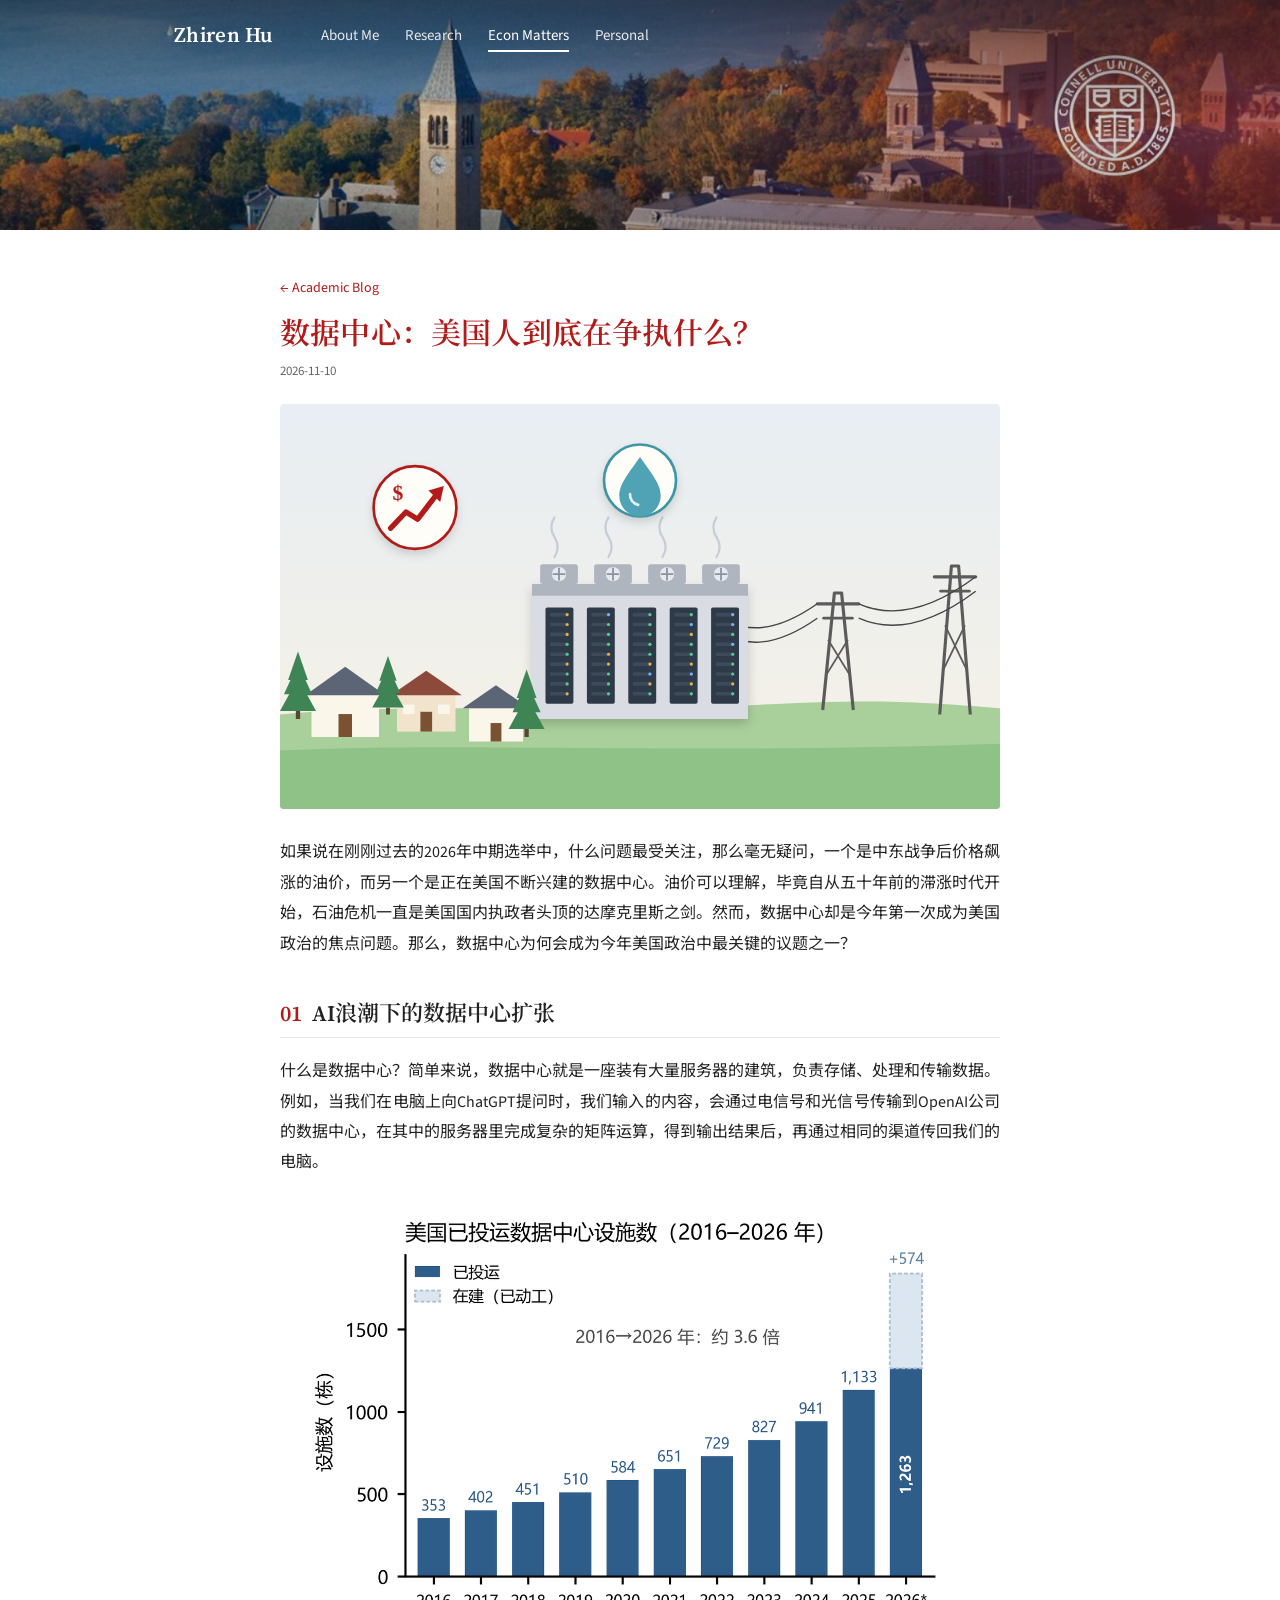
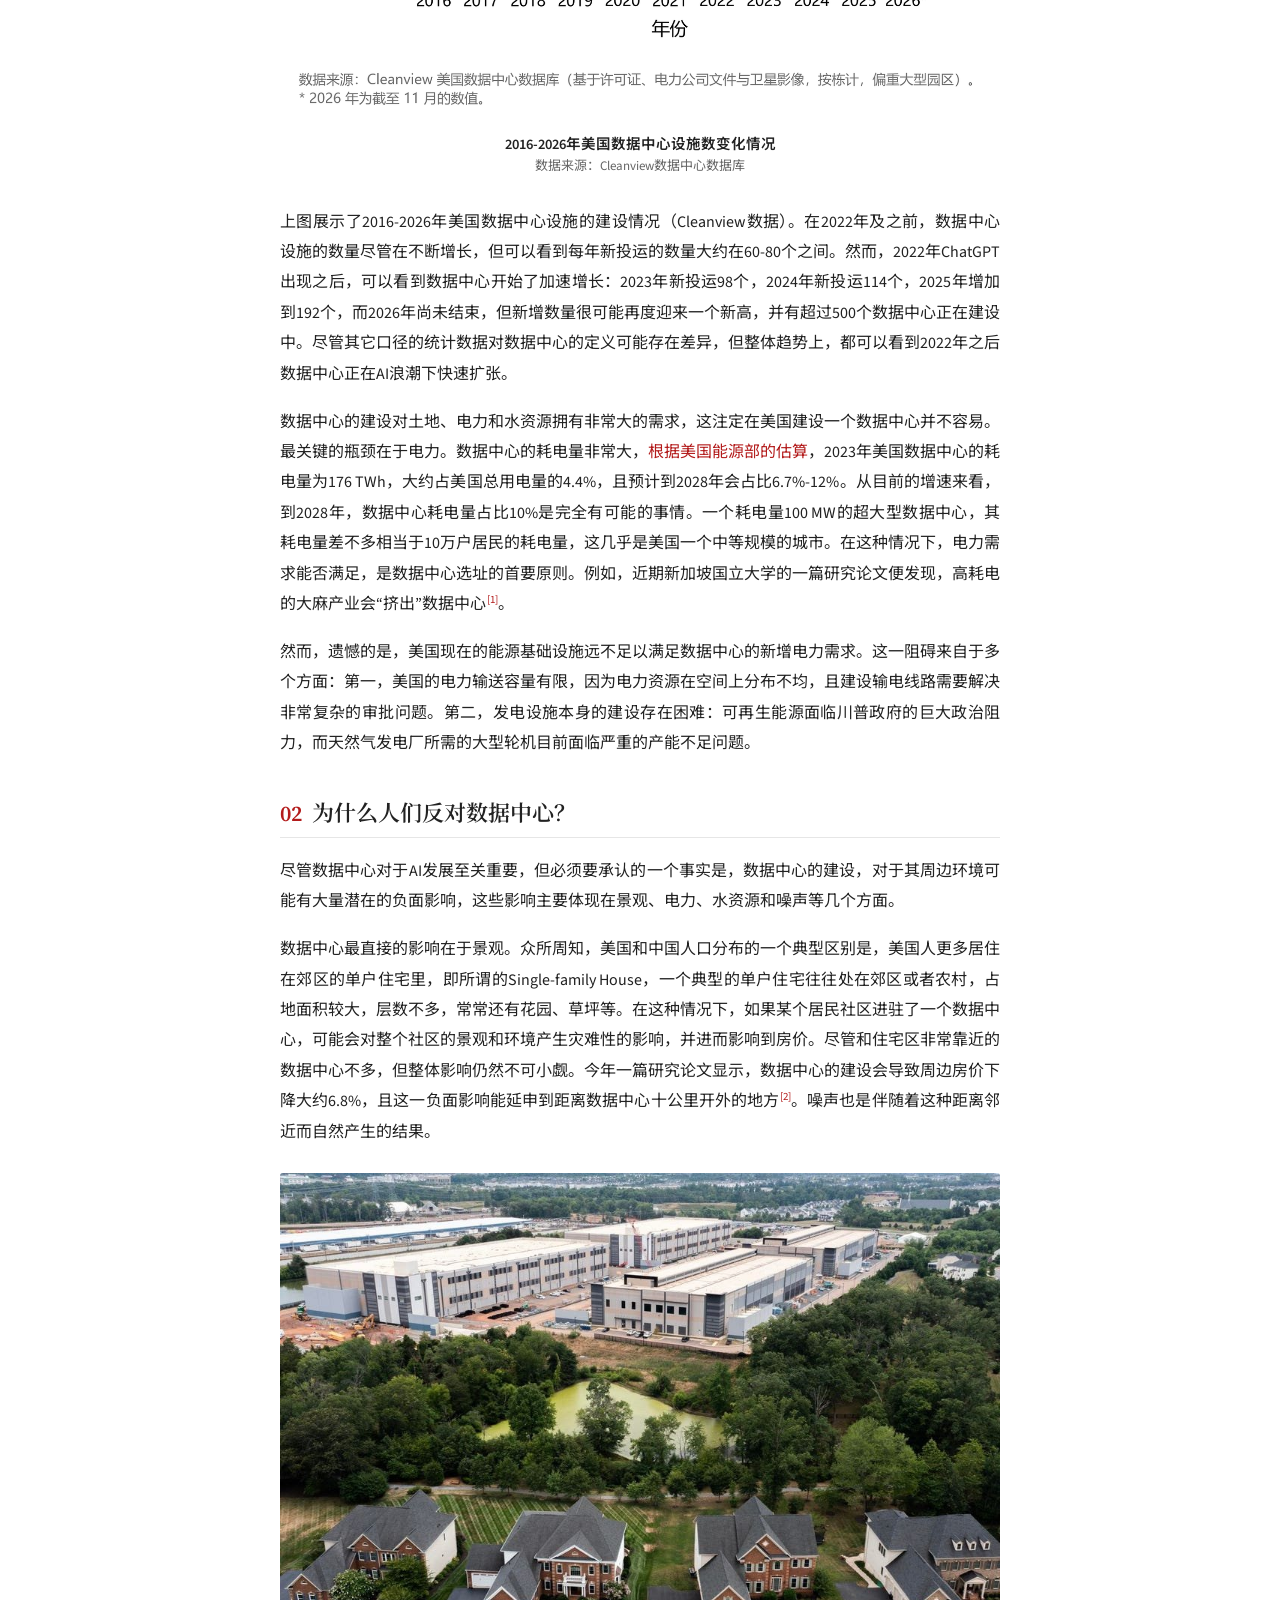
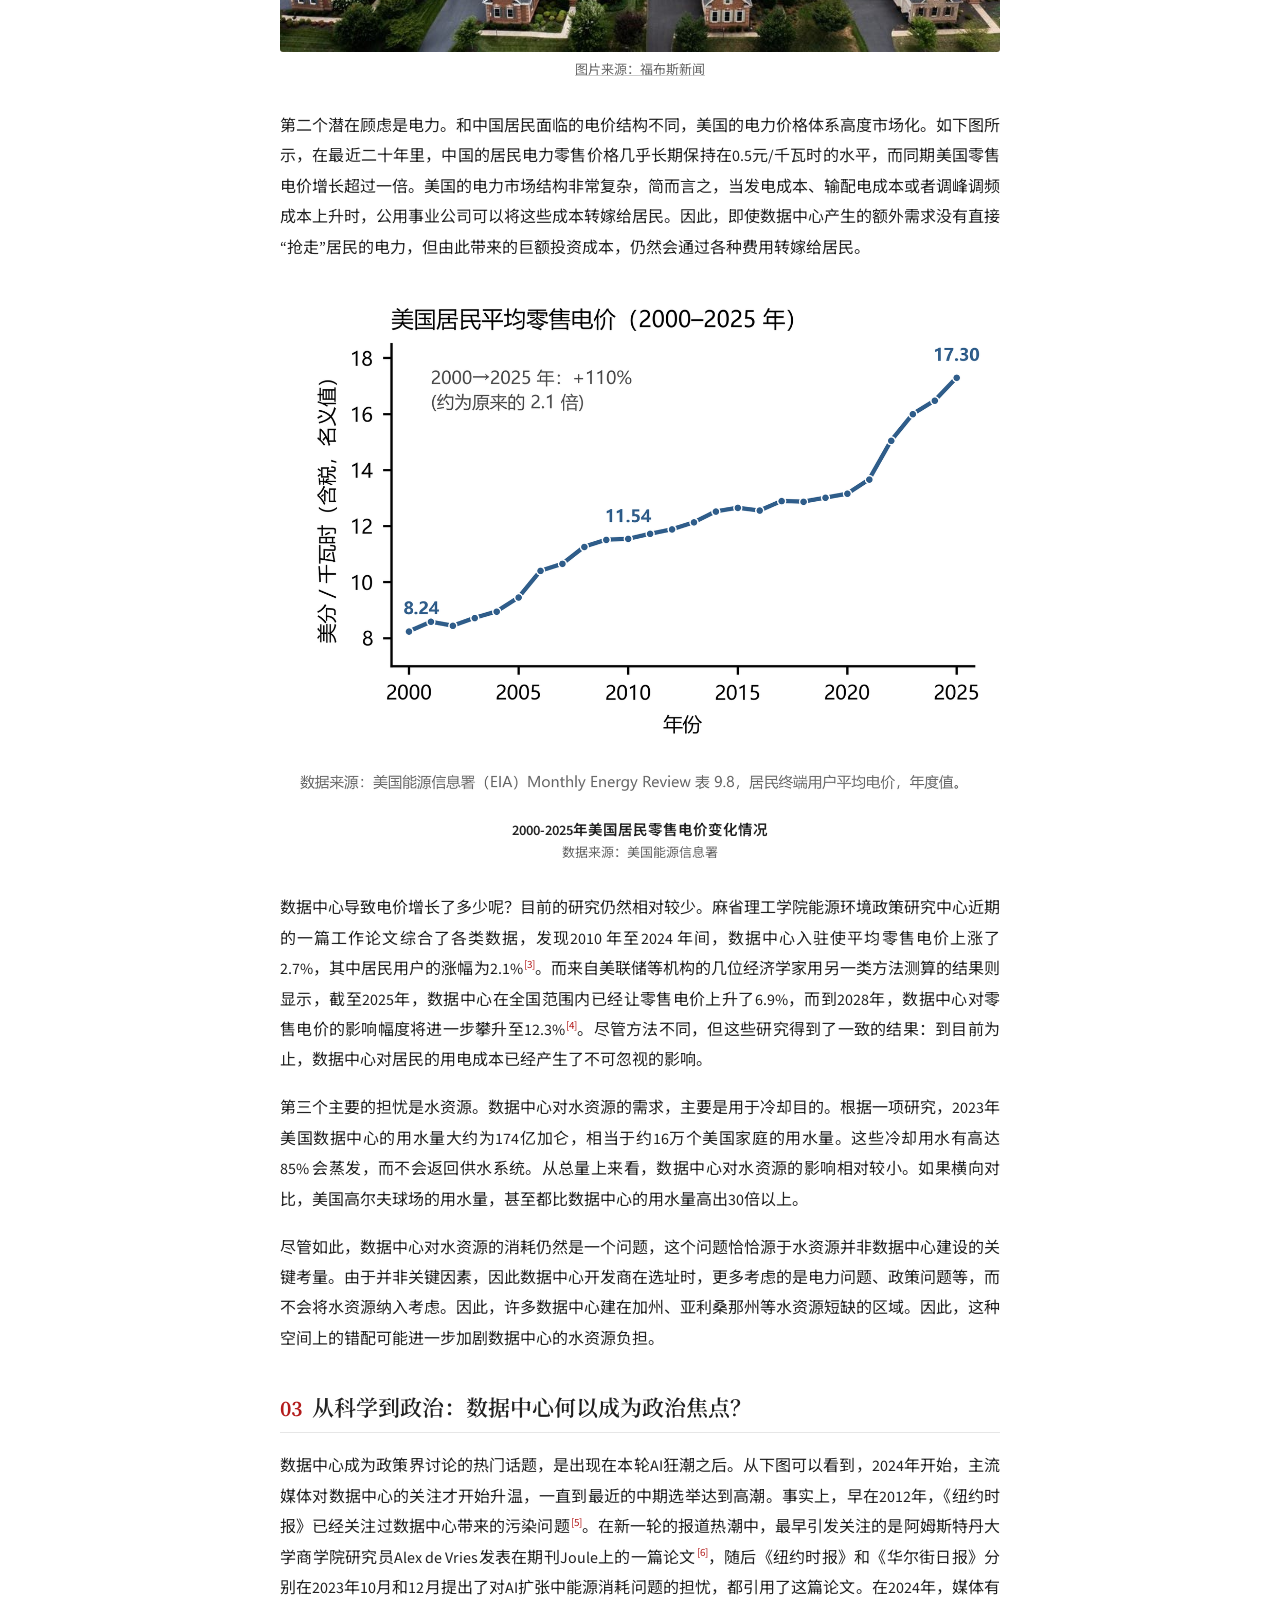
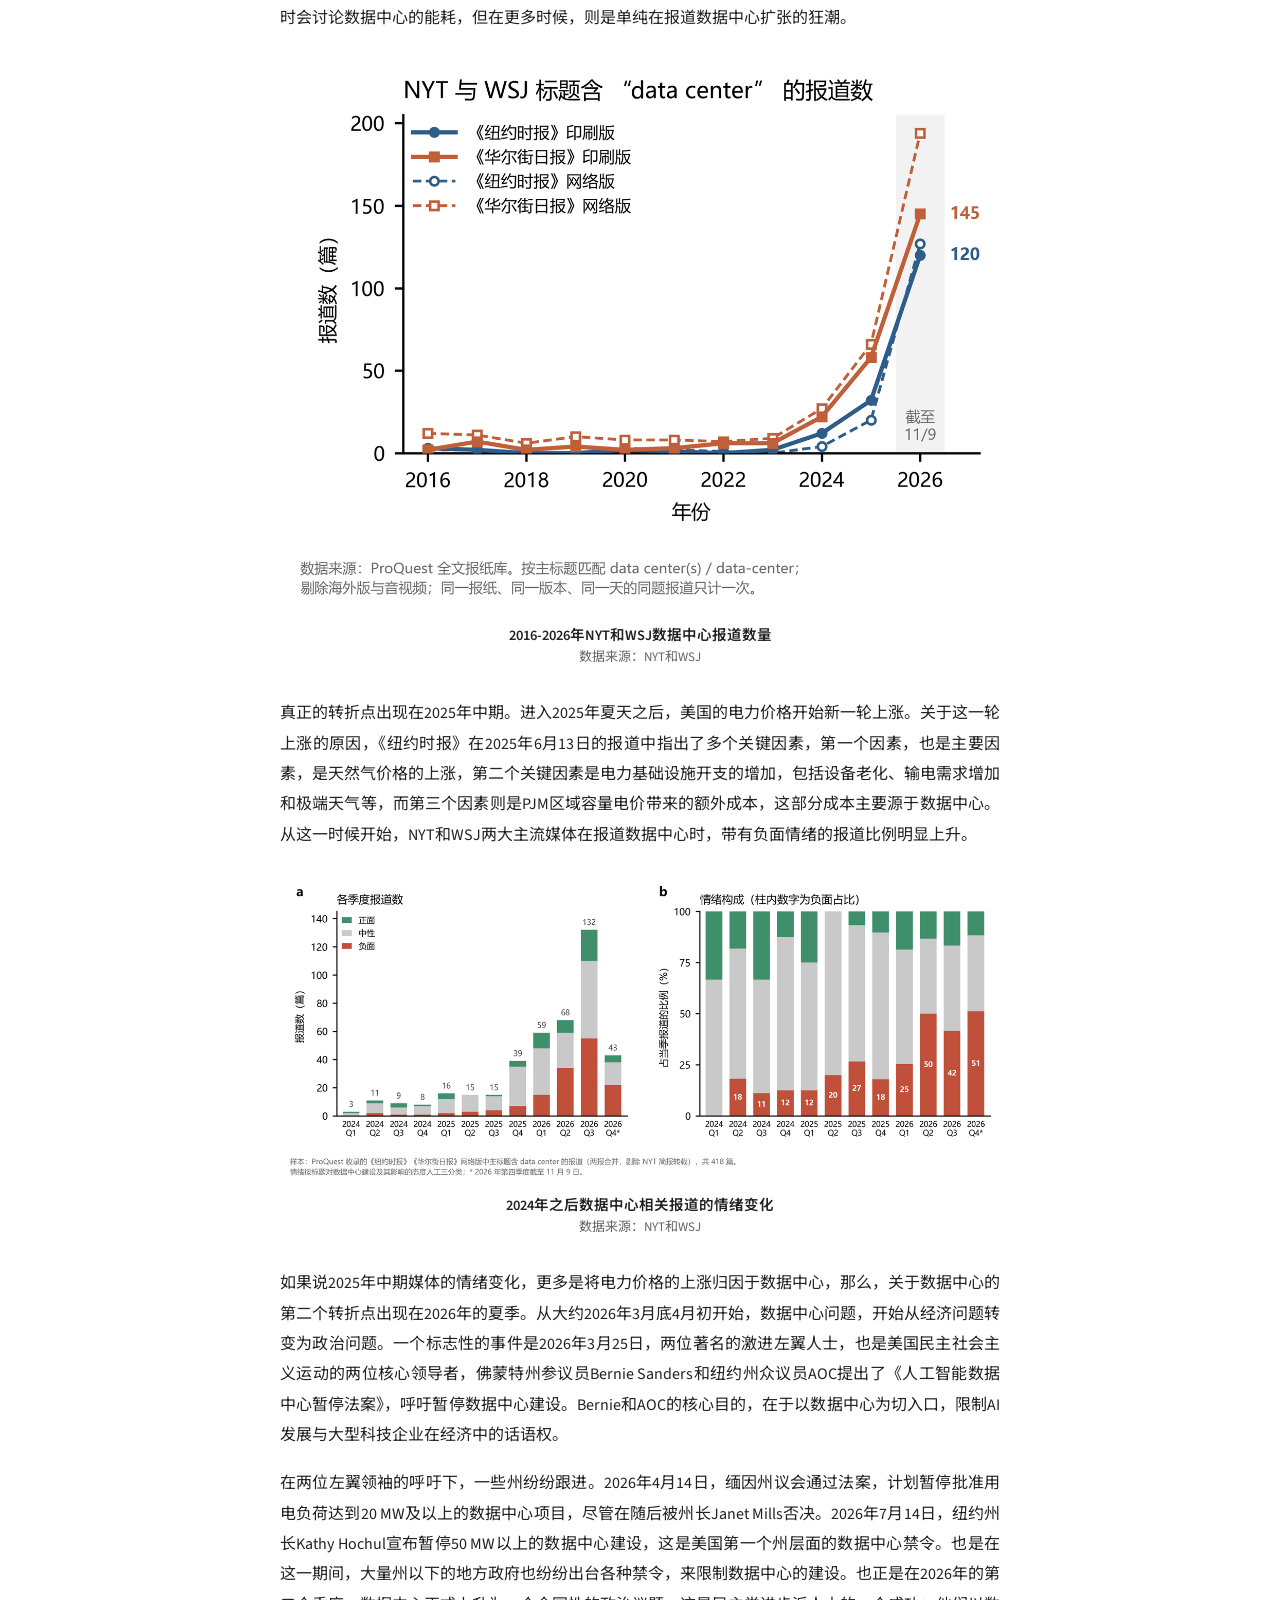
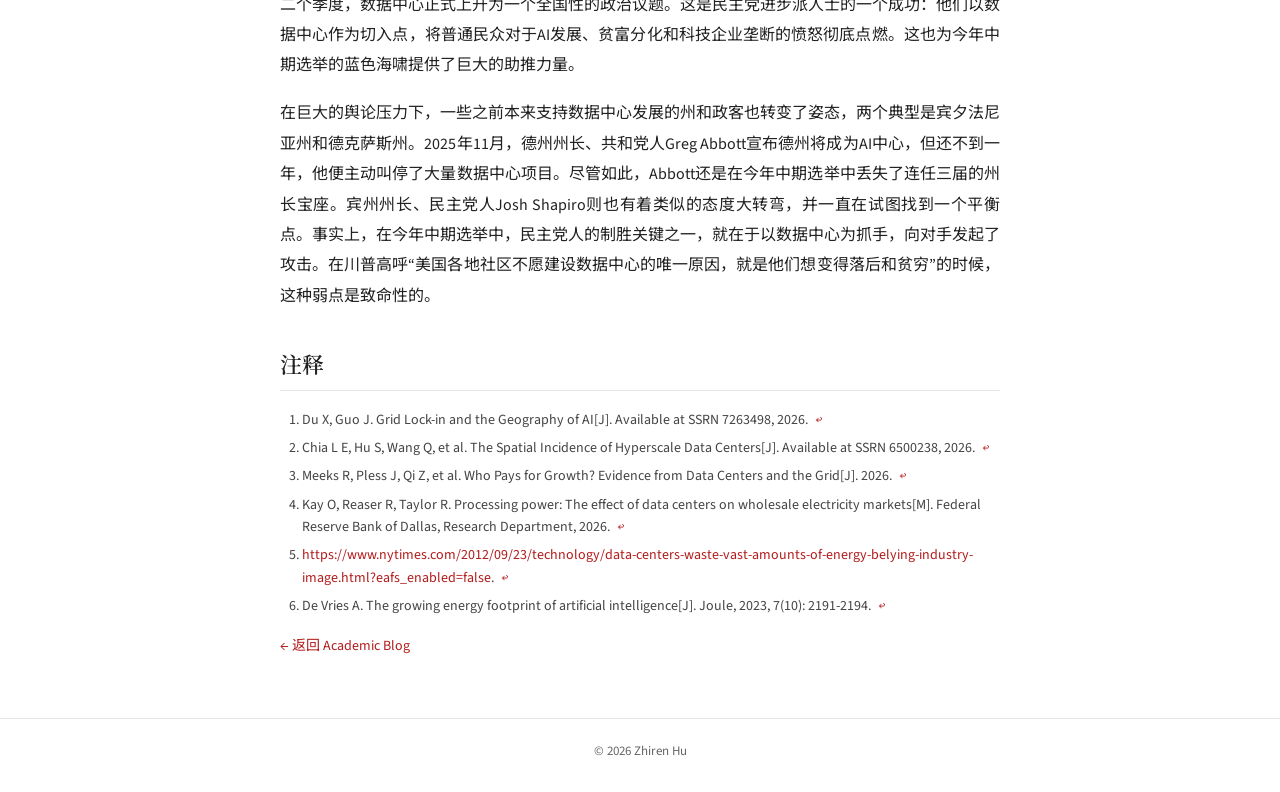
<file: blog/us-data-center-politics.html>
<!DOCTYPE html>
<html lang="zh-CN">
<head>
  <meta charset="utf-8">
  <meta name="viewport" content="width=device-width, initial-scale=1">
  <title>数据中心：美国人到底在争执什么？ — Econ Matters</title>
  <link rel="preconnect" href="https://fonts.googleapis.com">
  <link rel="preconnect" href="https://fonts.gstatic.com" crossorigin>
  <link rel="stylesheet" href="https://fonts.googleapis.com/css2?family=Source+Serif+4:ital,opsz,wght@0,8..60,400;0,8..60,600;1,8..60,400&family=Source+Sans+3:ital,wght@0,400;0,600;1,400&family=Noto+Serif+SC:wght@500;600&family=Noto+Sans+SC:wght@400;500&display=swap">
  <link rel="stylesheet" href="../assets/style.css?v=7">
</head>
<body>
  <header class="site-header">
    <nav class="nav">
      <a class="brand" href="../index.html">Zhiren Hu</a>
      <ul>
        <li><a href="../index.html">About Me</a></li>
        <li><a href="../research.html">Research</a></li>
        <li><a class="active" href="../blog.html">Econ Matters</a></li>
        <li><a href="../personal.html">Personal</a></li>
      </ul>
    </nav>
  </header>

  <main>
    <article class="post-page">
      <a class="back" href="../academic-blog.html#zh">← Academic Blog</a>
      <h1 class="post-page-title">数据中心：美国人到底在争执什么？</h1>
      <div class="post-meta"><time datetime="2026-11-10">2026-11-10</time></div>

      <figure class="hero">
        <img src="../assets/img/blog/us-data-center-politics-cover.svg" alt="">
      </figure>

      <p>如果说在刚刚过去的2026年中期选举中，什么问题最受关注，那么毫无疑问，一个是中东战争后价格飙涨的油价，而另一个是正在美国不断兴建的数据中心。油价可以理解，毕竟自从五十年前的滞涨时代开始，石油危机一直是美国国内执政者头顶的达摩克里斯之剑。然而，数据中心却是今年第一次成为美国政治的焦点问题。那么，数据中心为何会成为今年美国政治中最关键的议题之一？</p>
      <h2><span class="sec-num">01</span>AI浪潮下的数据中心扩张</h2>
      <p>什么是数据中心？简单来说，数据中心就是一座装有大量服务器的建筑，负责存储、处理和传输数据。例如，当我们在电脑上向ChatGPT提问时，我们输入的内容，会通过电信号和光信号传输到OpenAI公司的数据中心，在其中的服务器里完成复杂的矩阵运算，得到输出结果后，再通过相同的渠道传回我们的电脑。</p>
      <figure class="post-fig">
          <img src="../assets/img/blog/us-data-center-politics-fig1.png" alt="2016-2026年美国数据中心设施数变化情况" loading="lazy">
          <figcaption><span class="fig-title">2016-2026年美国数据中心设施数变化情况</span><span class="fig-src">数据来源：Cleanview数据中心数据库</span></figcaption>
      </figure>
      <p>上图展示了2016-2026年美国数据中心设施的建设情况（Cleanview数据）。在2022年及之前，数据中心设施的数量尽管在不断增长，但可以看到每年新投运的数量大约在60-80个之间。然而，2022年ChatGPT出现之后，可以看到数据中心开始了加速增长：2023年新投运98个，2024年新投运114个，2025年增加到192个，而2026年尚未结束，但新增数量很可能再度迎来一个新高，并有超过500个数据中心正在建设中。尽管其它口径的统计数据对数据中心的定义可能存在差异，但整体趋势上，都可以看到2022年之后数据中心正在AI浪潮下快速扩张。</p>
      <p>数据中心的建设对土地、电力和水资源拥有非常大的需求，这注定在美国建设一个数据中心并不容易。最关键的瓶颈在于电力。数据中心的耗电量非常大，<a href="https://www.energy.gov/articles/doe-releases-new-report-evaluating-increase-electricity-demand-data-centers">根据美国能源部的估算</a>，2023年美国数据中心的耗电量为176 TWh，大约占美国总用电量的4.4%，且预计到2028年会占比6.7%-12%。从目前的增速来看，到2028年，数据中心耗电量占比10%是完全有可能的事情。一个耗电量100 MW的超大型数据中心，其耗电量差不多相当于10万户居民的耗电量，这几乎是美国一个中等规模的城市。在这种情况下，电力需求能否满足，是数据中心选址的首要原则。例如，近期新加坡国立大学的一篇研究论文便发现，高耗电的大麻产业会“挤出”数据中心<sup class="fn-ref"><a href="#fn-1" id="fnref-1">[1]</a></sup>。</p>
      <p>然而，遗憾的是，美国现在的能源基础设施远不足以满足数据中心的新增电力需求。这一阻碍来自于多个方面：第一，美国的电力输送容量有限，因为电力资源在空间上分布不均，且建设输电线路需要解决非常复杂的审批问题。第二，发电设施本身的建设存在困难：可再生能源面临川普政府的巨大政治阻力，而天然气发电厂所需的大型轮机目前面临严重的产能不足问题。</p>
      <h2><span class="sec-num">02</span>为什么人们反对数据中心？</h2>
      <p>尽管数据中心对于AI发展至关重要，但必须要承认的一个事实是，数据中心的建设，对于其周边环境可能有大量潜在的负面影响，这些影响主要体现在景观、电力、水资源和噪声等几个方面。</p>
      <p>数据中心最直接的影响在于景观。众所周知，美国和中国人口分布的一个典型区别是，美国人更多居住在郊区的单户住宅里，即所谓的Single-family House，一个典型的单户住宅往往处在郊区或者农村，占地面积较大，层数不多，常常还有花园、草坪等。在这种情况下，如果某个居民社区进驻了一个数据中心，可能会对整个社区的景观和环境产生灾难性的影响，并进而影响到房价。尽管和住宅区非常靠近的数据中心不多，但整体影响仍然不可小觑。今年一篇研究论文显示，数据中心的建设会导致周边房价下降大约6.8%，且这一负面影响能延申到距离数据中心十公里开外的地方<sup class="fn-ref"><a href="#fn-2" id="fnref-2">[2]</a></sup>。噪声也是伴随着这种距离邻近而自然产生的结果。</p>
      <figure class="post-fig">
          <img src="../assets/img/blog/us-data-center-politics-fig2.jpg" alt="图片来源：福布斯新闻（https://www.forbes.com/sites/jamesbroughel/2026/09/12/how-local-communities-can-get-the-most-out-of-the-data-center-boom/）" loading="lazy">
          <figcaption><span class="fig-src"><a href="https://www.forbes.com/sites/jamesbroughel/2026/09/12/how-local-communities-can-get-the-most-out-of-the-data-center-boom/">图片来源：福布斯新闻</a></span></figcaption>
      </figure>
      <p>第二个潜在顾虑是电力。和中国居民面临的电价结构不同，美国的电力价格体系高度市场化。如下图所示，在最近二十年里，中国的居民电力零售价格几乎长期保持在0.5元/千瓦时的水平，而同期美国零售电价增长超过一倍。美国的电力市场结构非常复杂，简而言之，当发电成本、输配电成本或者调峰调频成本上升时，公用事业公司可以将这些成本转嫁给居民。因此，即使数据中心产生的额外需求没有直接“抢走”居民的电力，但由此带来的巨额投资成本，仍然会通过各种费用转嫁给居民。</p>
      <figure class="post-fig">
          <img src="../assets/img/blog/us-data-center-politics-fig3.png" alt="2000-2025年美国居民零售电价变化情况" loading="lazy">
          <figcaption><span class="fig-title">2000-2025年美国居民零售电价变化情况</span><span class="fig-src">数据来源：美国能源信息署</span></figcaption>
      </figure>
      <p>数据中心导致电价增长了多少呢？目前的研究仍然相对较少。麻省理工学院能源环境政策研究中心近期的一篇工作论文综合了各类数据，发现2010 年至2024 年间，数据中心入驻使平均零售电价上涨了2.7%，其中居民用户的涨幅为2.1%<sup class="fn-ref"><a href="#fn-3" id="fnref-3">[3]</a></sup>。而来自美联储等机构的几位经济学家用另一类方法测算的结果则显示，截至2025年，数据中心在全国范围内已经让零售电价上升了6.9%，而到2028年，数据中心对零售电价的影响幅度将进一步攀升至12.3%<sup class="fn-ref"><a href="#fn-4" id="fnref-4">[4]</a></sup>。尽管方法不同，但这些研究得到了一致的结果：到目前为止，数据中心对居民的用电成本已经产生了不可忽视的影响。</p>
      <p>第三个主要的担忧是水资源。数据中心对水资源的需求，主要是用于冷却目的。根据一项研究，2023年美国数据中心的用水量大约为174亿加仑，相当于约16万个美国家庭的用水量。这些冷却用水有高达 85% 会蒸发，而不会返回供水系统。从总量上来看，数据中心对水资源的影响相对较小。如果横向对比，美国高尔夫球场的用水量，甚至都比数据中心的用水量高出30倍以上。</p>
      <p>尽管如此，数据中心对水资源的消耗仍然是一个问题，这个问题恰恰源于水资源并非数据中心建设的关键考量。由于并非关键因素，因此数据中心开发商在选址时，更多考虑的是电力问题、政策问题等，而不会将水资源纳入考虑。因此，许多数据中心建在加州、亚利桑那州等水资源短缺的区域。因此，这种空间上的错配可能进一步加剧数据中心的水资源负担。</p>
      <h2><span class="sec-num">03</span>从科学到政治：数据中心何以成为政治焦点？</h2>
      <p>数据中心成为政策界讨论的热门话题，是出现在本轮AI狂潮之后。从下图可以看到，2024年开始，主流媒体对数据中心的关注才开始升温，一直到最近的中期选举达到高潮。事实上，早在2012年，《纽约时报》已经关注过数据中心带来的污染问题<sup class="fn-ref"><a href="#fn-5" id="fnref-5">[5]</a></sup>。在新一轮的报道热潮中，最早引发关注的是阿姆斯特丹大学商学院研究员Alex de Vries发表在期刊Joule上的一篇论文<sup class="fn-ref"><a href="#fn-6" id="fnref-6">[6]</a></sup>，随后《纽约时报》和《华尔街日报》分别在2023年10月和12月提出了对AI扩张中能源消耗问题的担忧，都引用了这篇论文。在2024年，媒体有时会讨论数据中心的能耗，但在更多时候，则是单纯在报道数据中心扩张的狂潮。</p>
      <figure class="post-fig">
          <img src="../assets/img/blog/us-data-center-politics-fig4.png" alt="2016-2026年NYT和WSJ数据中心报道数量" loading="lazy">
          <figcaption><span class="fig-title">2016-2026年NYT和WSJ数据中心报道数量</span><span class="fig-src">数据来源：NYT和WSJ</span></figcaption>
      </figure>
      <p>真正的转折点出现在2025年中期。进入2025年夏天之后，美国的电力价格开始新一轮上涨。关于这一轮上涨的原因，《纽约时报》在2025年6月13日的报道中指出了多个关键因素，第一个因素，也是主要因素，是天然气价格的上涨，第二个关键因素是电力基础设施开支的增加，包括设备老化、输电需求增加和极端天气等，而第三个因素则是PJM区域容量电价带来的额外成本，这部分成本主要源于数据中心。从这一时候开始，NYT和WSJ两大主流媒体在报道数据中心时，带有负面情绪的报道比例明显上升。</p>
      <figure class="post-fig">
          <img src="../assets/img/blog/us-data-center-politics-fig5.png" alt="2024年之后数据中心相关报道的情绪变化" loading="lazy">
          <figcaption><span class="fig-title">2024年之后数据中心相关报道的情绪变化</span><span class="fig-src">数据来源：NYT和WSJ</span></figcaption>
      </figure>
      <p>如果说2025年中期媒体的情绪变化，更多是将电力价格的上涨归因于数据中心，那么，关于数据中心的第二个转折点出现在2026年的夏季。从大约2026年3月底4月初开始，数据中心问题，开始从经济问题转变为政治问题。一个标志性的事件是2026年3月25日，两位著名的激进左翼人士，也是美国民主社会主义运动的两位核心领导者，佛蒙特州参议员Bernie Sanders和纽约州众议员AOC提出了《人工智能数据中心暂停法案》，呼吁暂停数据中心建设。Bernie和AOC的核心目的，在于以数据中心为切入口，限制AI发展与大型科技企业在经济中的话语权。</p>
      <p>在两位左翼领袖的呼吁下，一些州纷纷跟进。2026年4月14日，缅因州议会通过法案，计划暂停批准用电负荷达到20 MW及以上的数据中心项目，尽管在随后被州长Janet Mills否决。2026年7月14日，纽约州长Kathy Hochul宣布暂停50 MW以上的数据中心建设，这是美国第一个州层面的数据中心禁令。也是在这一期间，大量州以下的地方政府也纷纷出台各种禁令，来限制数据中心的建设。也正是在2026年的第二个季度，数据中心正式上升为一个全国性的政治议题。这是民主党进步派人士的一个成功：他们以数据中心作为切入点，将普通民众对于AI发展、贫富分化和科技企业垄断的愤怒彻底点燃。这也为今年中期选举的蓝色海啸提供了巨大的助推力量。</p>
      <p>在巨大的舆论压力下，一些之前本来支持数据中心发展的州和政客也转变了姿态，两个典型是宾夕法尼亚州和德克萨斯州。2025年11月，德州州长、共和党人Greg Abbott宣布德州将成为AI中心，但还不到一年，他便主动叫停了大量数据中心项目。尽管如此，Abbott还是在今年中期选举中丢失了连任三届的州长宝座。宾州州长、民主党人Josh Shapiro则也有着类似的态度大转弯，并一直在试图找到一个平衡点。事实上，在今年中期选举中，民主党人的制胜关键之一，就在于以数据中心为抓手，向对手发起了攻击。在川普高呼“美国各地社区不愿建设数据中心的唯一原因，就是他们想变得落后和贫穷”的时候，这种弱点是致命性的。</p>

      <h2>注释</h2>
      <ol class="refs footnotes">
        <li id="fn-1">Du X, Guo J. Grid Lock-in and the Geography of AI[J]. Available at SSRN 7263498, 2026. <a class="fn-back" href="#fnref-1" aria-label="返回正文">↩</a></li>
        <li id="fn-2">Chia L E, Hu S, Wang Q, et al. The Spatial Incidence of Hyperscale Data Centers[J]. Available at SSRN 6500238, 2026. <a class="fn-back" href="#fnref-2" aria-label="返回正文">↩</a></li>
        <li id="fn-3">Meeks R, Pless J, Qi Z, et al. Who Pays for Growth? Evidence from Data Centers and the Grid[J]. 2026. <a class="fn-back" href="#fnref-3" aria-label="返回正文">↩</a></li>
        <li id="fn-4">Kay O, Reaser R, Taylor R. Processing power: The effect of data centers on wholesale electricity markets[M]. Federal Reserve Bank of Dallas, Research Department, 2026. <a class="fn-back" href="#fnref-4" aria-label="返回正文">↩</a></li>
        <li id="fn-5"><a href="https://www.nytimes.com/2012/09/23/technology/data-centers-waste-vast-amounts-of-energy-belying-industry-image.html?eafs_enabled=false">https://www.nytimes.com/2012/09/23/technology/data-centers-waste-vast-amounts-of-energy-belying-industry-image.html?eafs_enabled=false</a>. <a class="fn-back" href="#fnref-5" aria-label="返回正文">↩</a></li>
        <li id="fn-6">De Vries A. The growing energy footprint of artificial intelligence[J]. Joule, 2023, 7(10): 2191-2194. <a class="fn-back" href="#fnref-6" aria-label="返回正文">↩</a></li>
      </ol>

      <a class="back" href="../academic-blog.html#zh">← 返回 Academic Blog</a>
    </article>
  </main>

  <footer>&copy; 2026 Zhiren Hu</footer>
</body>
</html>
</file>
<file: assets/style.css>
:root {
  --accent: #b31b1b;
  --accent-dark: #8a1414;
  --text: #222;
  --muted: #666;
  --line: #e6e6e6;
  --bg: #fff;
  --tag-bg: #f6eaea;
  --maxw: 980px;
  --sans: "Source Sans 3", "Noto Sans SC", "PingFang SC", "Microsoft YaHei", "Helvetica Neue", Arial, sans-serif;
  --serif: "Source Serif 4", "Noto Serif SC", "Songti SC", "SimSun", Georgia, serif;
}

* { box-sizing: border-box; }

html { scroll-behavior: smooth; }

body {
  margin: 0;
  font-family: var(--sans);
  font-size: 16px;
  -webkit-font-smoothing: antialiased;
  text-rendering: optimizeLegibility;
  line-height: 1.65;
  color: var(--text);
  background: var(--bg);
}

a { color: var(--accent); text-decoration: none; }
a:hover { text-decoration: underline; }

/* ---------- header ---------- */
.site-header {
  position: relative;
  height: 230px;
  /* banner.jpg is cropped so the Cornell seal sits on the image's vertical centre */
  background: url("img/banner.jpg?v=2") 85% center / cover no-repeat;
}
.site-header::after {
  content: "";
  position: absolute; inset: 0;
  background: linear-gradient(to bottom, rgba(0,0,0,.55), rgba(0,0,0,.15) 55%, rgba(0,0,0,.35));
}
.nav {
  position: relative; z-index: 1;
  max-width: var(--maxw);
  margin: 0 auto;
  padding: 18px 24px;
  display: flex; align-items: center; gap: 48px;
}
.nav .brand {
  color: #fff; font-family: var(--serif); font-weight: 600; font-size: 21px; letter-spacing: .3px;
}
.nav .brand:hover { text-decoration: none; }
.nav ul { list-style: none; margin: 0; padding: 0; display: flex; gap: 26px; }
.nav ul a {
  color: rgba(255,255,255,.88); font-size: 15px; padding-bottom: 4px;
  border-bottom: 2px solid transparent;
}
.nav ul a:hover { color: #fff; text-decoration: none; }
.nav ul a.active { color: #fff; border-bottom-color: #fff; }

/* ---------- main ---------- */
main {
  max-width: var(--maxw);
  margin: 0 auto;
  padding: 44px 24px 60px;
}

h1 {
  font-family: var(--serif);
  color: var(--accent);
  font-weight: 600;
  font-size: 30px;
  letter-spacing: .2px;
  margin: 0 0 18px;
}
h1 .zh { font-size: 26px; font-weight: 500; margin-left: 8px; letter-spacing: 2px; }

h2 {
  font-family: var(--serif);
  font-weight: 600;
  font-size: 22px;
  color: var(--text);
  border-bottom: 1px solid var(--line);
  padding-bottom: 6px;
  margin: 40px 0 18px;
}
h2:first-child { margin-top: 0; }

/* ---------- about ---------- */
.about {
  display: grid;
  grid-template-columns: 270px 1fr;
  gap: 44px;
  align-items: start;
}
.about img.photo {
  width: 100%;
  border-radius: 4px;
  box-shadow: 0 2px 12px rgba(0,0,0,.12);
}
.about p { margin: 0 0 14px; }

.topic-1 { color: var(--accent); font-weight: 600; }
.topic-2 { color: #2e7d32; font-weight: 600; }
.topic-3 { color: #1565c0; font-weight: 600; }

.info {
  display: grid;
  grid-template-columns: 130px 1fr;
  row-gap: 8px;
  margin-top: 26px;
  padding-top: 20px;
  border-top: 1px solid var(--line);
}
.info dt { font-weight: 600; color: var(--muted); }
.info dd { margin: 0; }

.affil-logo { margin-top: 22px; width: 100%; max-width: 270px; display: block; }

/* ---------- papers ---------- */
.paper {
  padding: 16px 0 18px;
  border-bottom: 1px solid var(--line);
}
.paper:last-child { border-bottom: none; }
.paper .title {
  font-family: var(--serif);
  font-weight: 600;
  font-size: 17.5px;
  line-height: 1.4;
  color: var(--text);
}
.paper .num {
  color: var(--accent);
  margin-right: 10px;
}
.paper .authors { color: var(--muted); margin-top: 2px; }
.paper .venue { font-style: italic; margin-top: 2px; }
.paper .links { margin-top: 6px; font-size: 14px; }
.paper .links a {
  display: inline-block;
  border: 1px solid var(--accent);
  border-radius: 3px;
  padding: 1px 9px;
  margin: 2px 6px 2px 0;
}
.paper .links a:hover { background: var(--accent); color: #fff; text-decoration: none; }
.tag {
  display: inline-block;
  background: var(--tag-bg);
  color: var(--accent-dark);
  font-family: var(--sans);
  font-weight: 400;
  font-size: 12px;
  line-height: 1.6;
  border-radius: 10px;
  padding: 0 10px;
  margin-left: 10px;
  vertical-align: 2px;
  white-space: nowrap;
}
.tag + .tag { margin-left: 5px; }

.intro { margin: 0 0 10px; }

/* ---------- blog ---------- */
main > .back { font-size: 14px; display: inline-block; margin-bottom: 10px; }
.page-title { margin-bottom: 6px; }
.lang-switch { margin: 14px 0 6px; }
.lang-switch a {
  display: inline-block;
  border: 1px solid var(--accent);
  border-radius: 14px;
  padding: 1px 14px;
  margin-right: 8px;
  font-size: 14px;
}
.lang-switch a:hover { background: var(--accent); color: #fff; text-decoration: none; }
h2[id], h3[id] { scroll-margin-top: 20px; }

.modules {
  display: grid;
  grid-template-columns: repeat(2, 1fr);
  gap: 18px;
  margin: 24px 0 8px;
}
.module {
  display: flex;
  flex-direction: column;
  gap: 6px;
  padding: 18px 20px 16px;
  border: 1px solid var(--line);
  border-radius: 8px;
  color: var(--text);
  transition: border-color .2s, box-shadow .2s, transform .2s;
}
.module:hover {
  text-decoration: none;
  border-color: var(--accent);
  box-shadow: 0 6px 18px rgba(0,0,0,.08);
  transform: translateY(-2px);
}
.module-icon {
  width: 38px; height: 38px;
  border-radius: 50%;
  background: var(--tag-bg);
  display: flex; align-items: center; justify-content: center;
}
.module-icon svg {
  width: 21px; height: 21px;
  fill: none;
  stroke: var(--accent);
  stroke-width: 1.7;
  stroke-linecap: round;
  stroke-linejoin: round;
}
.module-title { font-family: var(--serif); font-weight: 600; font-size: 19px; margin-top: 4px; }
.module-desc { color: #555; font-size: 14.5px; line-height: 1.55; flex: 1; }
.module-go { color: var(--accent); font-size: 14px; }

.blog-lang {
  font-family: var(--serif);
  font-weight: 600;
  font-size: 18px;
  color: var(--accent);
  margin: 26px 0 0;
}

.post {
  display: grid;
  grid-template-columns: 240px 1fr;
  gap: 24px;
  padding: 20px 0;
  border-bottom: 1px solid var(--line);
}
.post:last-of-type { border-bottom: none; }
.post .cover {
  display: block;
  aspect-ratio: 16 / 9;
  overflow: hidden;
  border-radius: 4px;
  background: #f2f2f2;
}
.post .cover img {
  width: 100%; height: 100%;
  object-fit: cover;
  transition: transform .3s ease;
}
.post .cover:hover img { transform: scale(1.04); }
.post-meta { color: var(--muted); font-size: 13px; }
.post-title {
  font-family: var(--serif);
  font-weight: 600;
  font-size: 19px;
  line-height: 1.4;
  margin: 4px 0 6px;
}
.post-title a { color: var(--text); }
.post-title a:hover { color: var(--accent); text-decoration: none; }
.post-excerpt { margin: 0 0 6px; color: #444; font-size: 15px; }
.read-more { font-size: 14px; }
.empty-note { color: var(--muted); font-style: italic; }

/* ---------- single post ---------- */
.post-page { max-width: 720px; margin: 0 auto; }
.post-page .back { font-size: 14px; display: inline-block; }
.post-page-title {
  font-size: 30px;
  line-height: 1.35;
  margin: 14px 0 6px;
}
.post-subtitle {
  font-family: var(--serif);
  font-size: 19px;
  color: #555;
  margin: 0 0 8px;
}
.post-page .post-meta { margin-bottom: 22px; }
.hero { margin: 0 0 28px; }
.hero img { width: 100%; max-height: 420px; object-fit: cover; border-radius: 4px; display: block; }
.hero figcaption { color: var(--muted); font-size: 13px; text-align: center; margin-top: 6px; }
.post-page p { margin: 0 0 1.1em; line-height: 1.9; text-align: justify; }
.post-page h2 { margin-top: 36px; }
.post-page .sec-num {
  color: var(--accent);
  margin-right: 10px;
}
.refs {
  font-size: 14px;
  line-height: 1.6;
  color: #444;
  padding-left: 1.6em;
}
.refs li { margin-bottom: 6px; }
.post-page .post-source {
  color: var(--muted);
  font-size: 14px;
  border-top: 1px solid var(--line);
  padding-top: 14px;
  margin-top: 32px;
}

/* ---------- footer ---------- */
footer {
  border-top: 1px solid var(--line);
  color: var(--muted);
  font-size: 13px;
  text-align: center;
  padding: 22px 24px 30px;
}

/* ---------- responsive ---------- */
@media (max-width: 760px) {
  .site-header {
    height: 170px;
    background-position: 84.5% center;
  }
  .nav { flex-direction: column; align-items: flex-start; gap: 10px; }
  .nav ul { gap: 14px; }
  .nav ul a { font-size: 14px; }
  .about { grid-template-columns: 1fr; gap: 24px; }
  .about .side { max-width: 170px; }
  .affil-logo { display: none; }
  .info { grid-template-columns: 105px 1fr; }
  .post { grid-template-columns: 1fr; gap: 12px; }
  .modules { grid-template-columns: 1fr; }
  main { padding-top: 30px; }
}

/* ---------- news timeline (GitHub-style) ---------- */
.news { margin-top: 48px; }
.timeline { list-style: none; margin: 0; padding: 0; position: relative; }
.timeline::before {
  content: ""; position: absolute; top: 6px; bottom: 6px; left: 15px;
  width: 2px; background: #d0d7de;
}
.tl-item { position: relative; display: flex; gap: 16px; padding: 0 0 22px; }
.tl-item:last-child { padding-bottom: 0; }
.tl-icon {
  position: relative; z-index: 1; flex: 0 0 32px; height: 32px; border-radius: 50%;
  display: flex; align-items: center; justify-content: center;
  background: #f6f8fa; border: 2px solid #fff; box-shadow: 0 0 0 1px #d0d7de; color: #57606a;
}
.tl-icon svg { width: 16px; height: 16px; fill: none; stroke: currentColor; stroke-width: 1.5; stroke-linecap: round; stroke-linejoin: round; }
.tl-green  { background: #1f883d; color: #fff; box-shadow: none; }
.tl-purple { background: #8250df; color: #fff; box-shadow: none; }
.tl-blue   { background: #0969da; color: #fff; box-shadow: none; }
.tl-orange { background: #bc4c00; color: #fff; box-shadow: none; }
.tl-gray   { background: #6e7781; color: #fff; box-shadow: none; }
.tl-body { flex: 1; padding-top: 4px; }
.tl-body time { display: block; font-size: 13px; font-weight: 600; color: var(--muted); letter-spacing: .3px; margin-bottom: 2px; }
.tl-body p { margin: 0; }

/* ---------- in-post figures ---------- */
.post-fig { margin: 26px 0 30px; }
.post-fig img { width: 100%; display: block; border-radius: 3px; }
.post-fig figcaption { margin-top: 8px; text-align: center; font-size: 13px; line-height: 1.6; color: var(--muted); }
.post-fig .fig-title { display: block; font-size: 14.5px; font-weight: 600; color: var(--text); }
.post-fig .fig-src { display: block; }
.post-fig .fig-src a { color: var(--muted); text-decoration: underline; text-decoration-color: #ccc; }

/* ---------- footnotes ---------- */
.post-page .fn-ref { font-size: 11px; line-height: 0; margin-left: 1px; }
.post-page .fn-ref a { color: var(--accent); }
.footnotes li { scroll-margin-top: 20px; word-break: break-word; }
.footnotes .fn-back { text-decoration: none; margin-left: 4px; }
</file>
